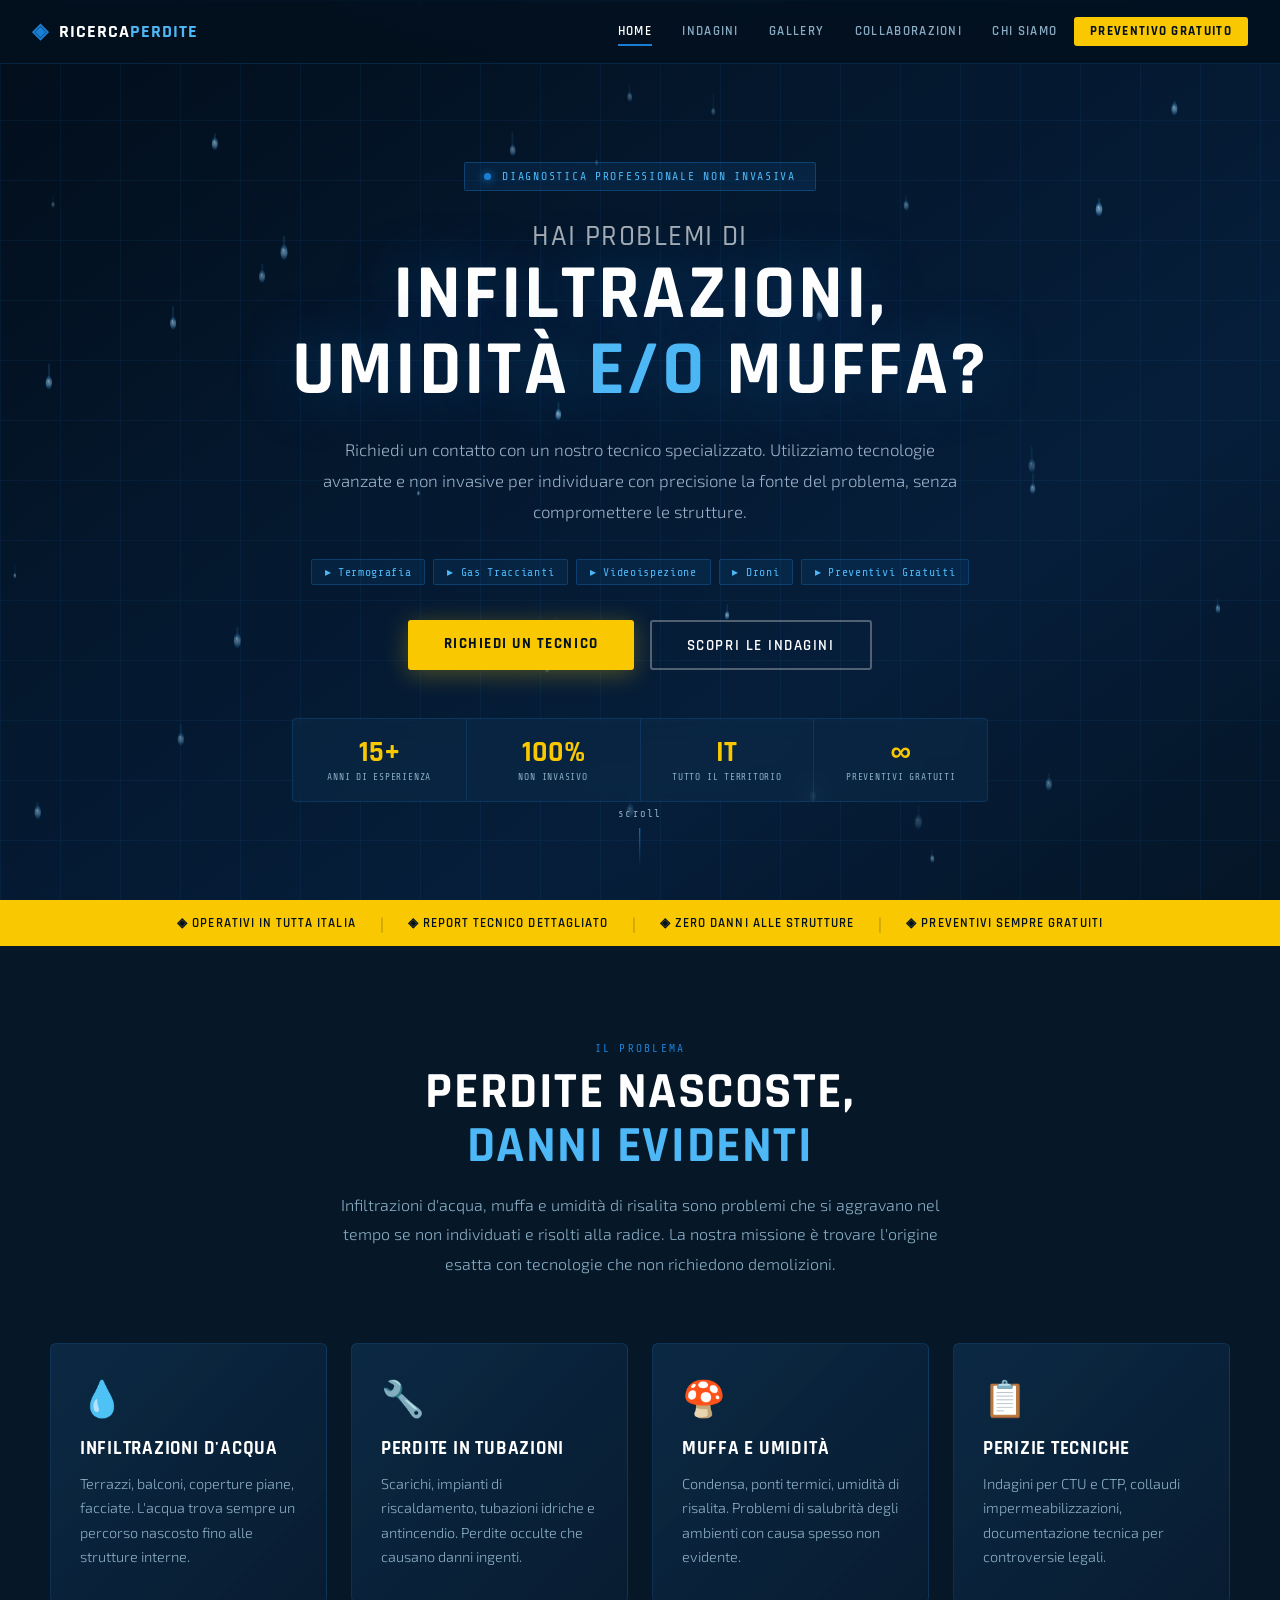
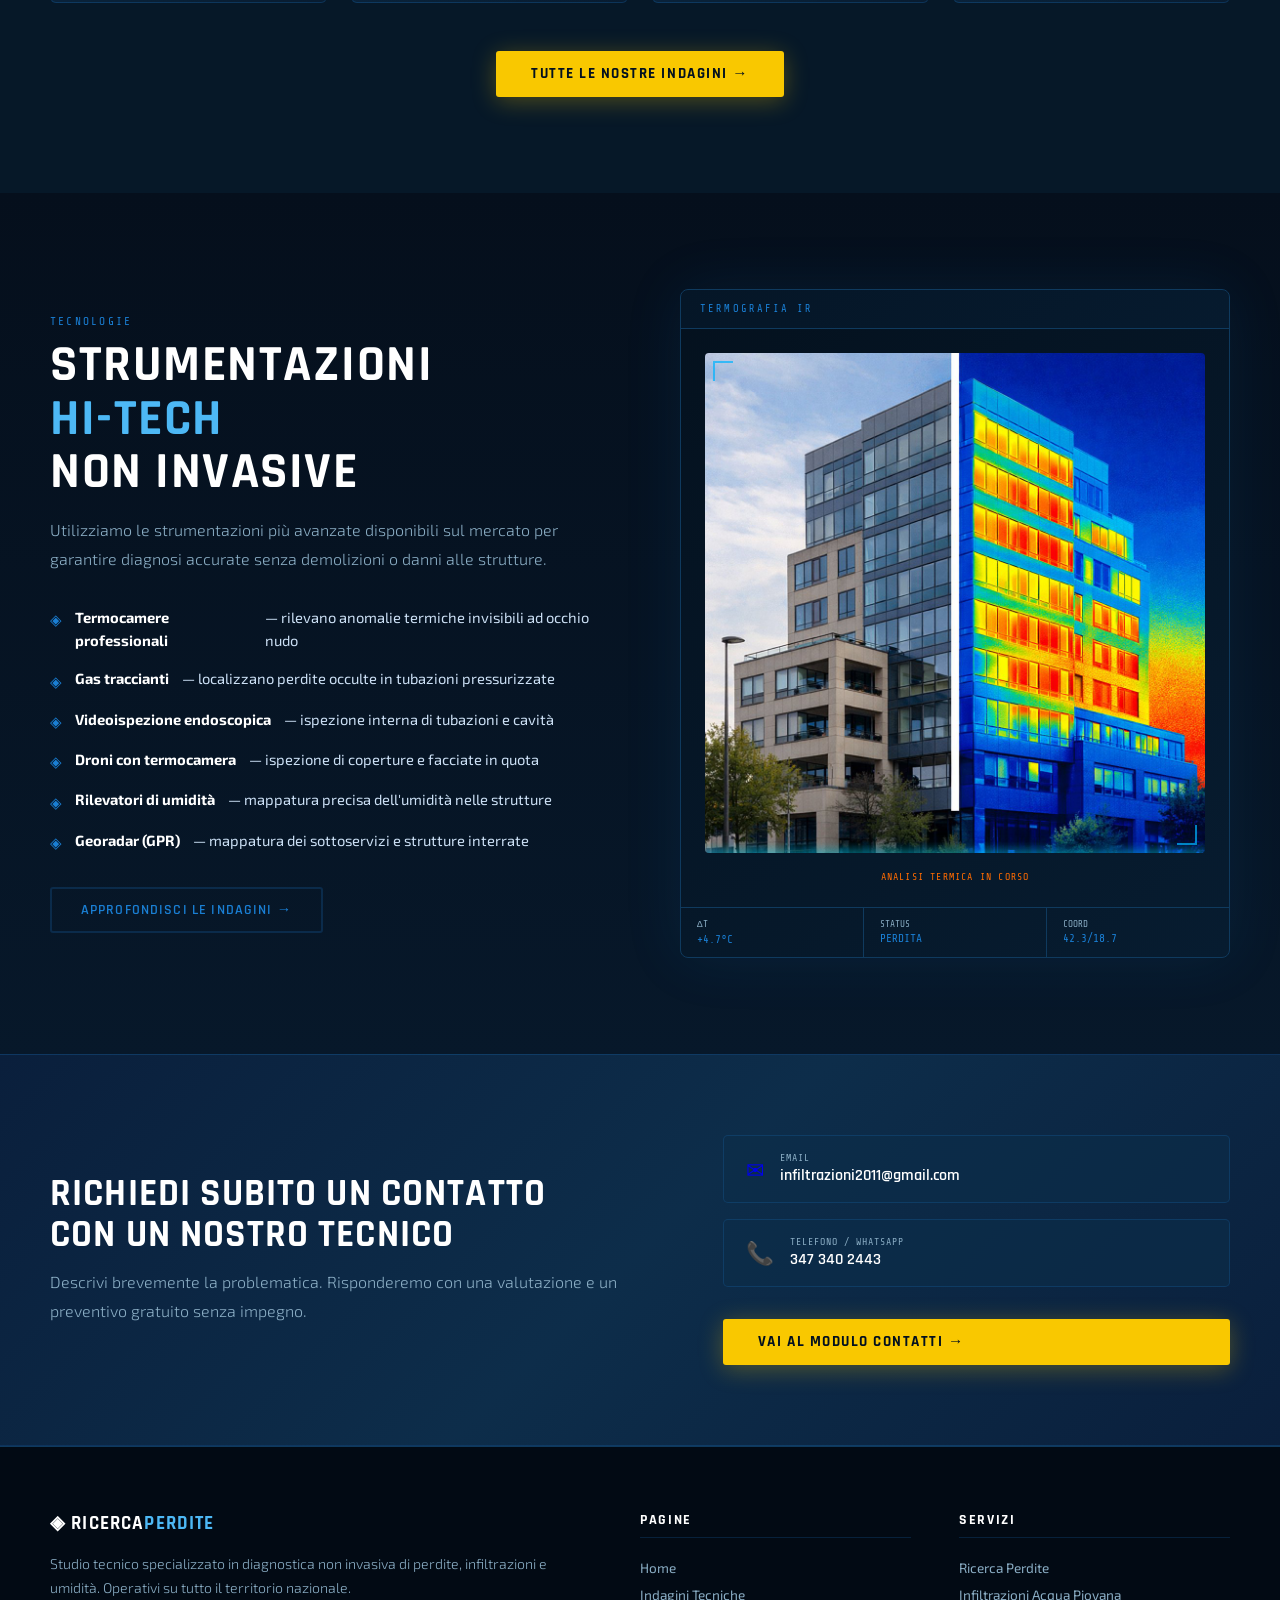
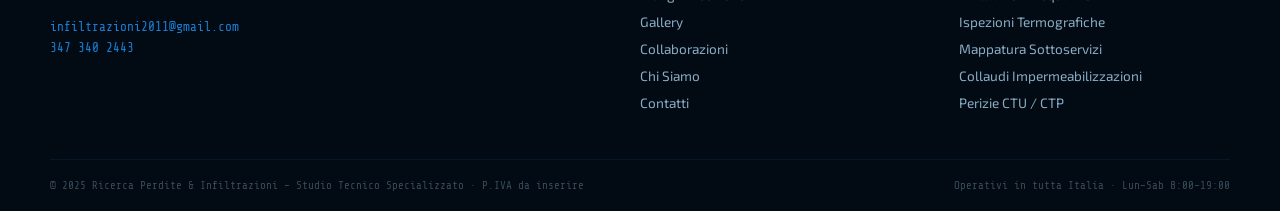
<file: index.html>
<!DOCTYPE html>
<html lang="it">
<head>
<meta charset="UTF-8"/>
<meta name="viewport" content="width=device-width, initial-scale=1.0"/>
<meta name="google-site-verification" content="r3lfD-xLl5mVCRbMKAUqODSUV7tXXp7N1dzrqmAwCZc"/>
<title>Ricerca Perdite & Infiltrazioni | Diagnostica Non Invasiva | Italia</title>
<meta name="description" content="Studio tecnico specializzato in ricerca perdite acqua, infiltrazioni, muffa e umidità. Tecnologie non invasive: termografia, gas traccianti, videoispezione, droni. Operativi su tutto il territorio nazionale. Preventivi gratuiti."/>
<meta name="keywords" content="ricerca perdite acqua, infiltrazioni, umidità, muffa, termografia, gas traccianti, videoispezione, mappatura sottoservizi, perizie, CTU, CTP"/>
<meta name="robots" content="index, follow"/>
<script async src="https://www.googletagmanager.com/gtag/js?id=G-BKCBFN4M7D"></script>
<script>window.dataLayer=window.dataLayer||[];function gtag(){dataLayer.push(arguments);}gtag('js',new Date());gtag('config','G-BKCBFN4M7D');</script>
<link rel="preconnect" href="https://fonts.googleapis.com"/>
<link rel="preconnect" href="https://fonts.gstatic.com" crossorigin/>
<link href="https://fonts.googleapis.com/css2?family=Rajdhani:wght@400;500;600;700&family=Exo+2:ital,wght@0,300;0,400;0,600;0,800;1,300&family=Share+Tech+Mono&display=swap" rel="stylesheet"/>
<link rel="stylesheet" href="style.css"/>
<style>
/* ── TERMOGRAFIA REALE con linea di scansione ── */
.thermo-real {
  position: relative;
  width: 100%;
  aspect-ratio: 1 / 1;
  overflow: hidden;
  border-radius: 4px;
}

.thermo-real img {
  width: 100%;
  height: 100%;
  object-fit: cover;
  display: block;
}

/* Linea di scansione diagnostica */
.thermo-scan-line {
  position: absolute;
  left: 0;
  right: 0;
  height: 3px;
  background: linear-gradient(90deg,
    transparent 0%,
    rgba(0,220,255,0.3) 20%,
    rgba(0,220,255,0.95) 50%,
    rgba(0,220,255,0.3) 80%,
    transparent 100%
  );
  box-shadow:
    0 0 8px rgba(0,220,255,0.8),
    0 0 20px rgba(0,220,255,0.4);
  animation: thermoScan 3s ease-in-out infinite;
  z-index: 10;
}

/* Alone luminoso sopra la linea */
.thermo-scan-line::before {
  content: '';
  position: absolute;
  left: 0; right: 0;
  top: -12px;
  height: 12px;
  background: linear-gradient(to top,
    rgba(0,220,255,0.15),
    transparent
  );
}

/* Alone luminoso sotto la linea */
.thermo-scan-line::after {
  content: '';
  position: absolute;
  left: 0; right: 0;
  top: 3px;
  height: 12px;
  background: linear-gradient(to bottom,
    rgba(0,220,255,0.15),
    transparent
  );
}

@keyframes thermoScan {
  0%   { top: 100%; }
  45%  { top: 0%; }
  50%  { top: 0%; }
  95%  { top: 100%; }
  100% { top: 100%; }
}

/* Overlay scuro semitrasparente che copre la parte sopra la linea */
.thermo-reveal-mask {
  position: absolute;
  left: 0; right: 0; top: 0;
  background: rgba(5,20,40,0.55);
  animation: thermoMask 3s ease-in-out infinite;
  z-index: 9;
  pointer-events: none;
}

@keyframes thermoMask {
  0%   { height: 100%; }
  45%  { height: 0%; }
  50%  { height: 0%; }
  95%  { height: 100%; }
  100% { height: 100%; }
}

/* Angoli decorativi */
.thermo-corners {
  position: absolute;
  inset: 0;
  z-index: 11;
  pointer-events: none;
}
.thermo-corners::before,
.thermo-corners::after {
  content: '';
  position: absolute;
  width: 20px; height: 20px;
  border-color: rgba(0,180,255,0.7);
  border-style: solid;
}
.thermo-corners::before {
  top: 8px; left: 8px;
  border-width: 2px 0 0 2px;
}
.thermo-corners::after {
  bottom: 8px; right: 8px;
  border-width: 0 2px 2px 0;
}
</style>
</head>
<body>

<!-- NAV -->
<nav id="navbar">
  <div class="nav-inner">
    <a href="index.html" class="nav-brand">
      <span class="brand-icon">◈</span>
      <span>RICERCA<strong>PERDITE</strong></span>
    </a>
    <ul class="nav-links" id="navLinks">
      <li><a href="index.html" class="active">Home</a></li>
      <li><a href="indagini.html">Indagini</a></li>
      <li><a href="gallery.html">Gallery</a></li>
      <li><a href="collaborazioni.html">Collaborazioni</a></li>
      <li><a href="chi-siamo.html">Chi Siamo</a></li>
      <li><a href="contatti.html" class="nav-cta">Preventivo Gratuito</a></li>
    </ul>
    <button class="hamburger" id="hamburger" onclick="toggleMenu()" aria-label="Menu">
      <span></span><span></span><span></span>
    </button>
  </div>
</nav>

<!-- HERO -->
<section id="hero">
  <canvas id="dropsCanvas"></canvas>
  <div class="hero-grid"></div>
  <div class="hero-scan"></div>
  <div class="hero-inner">
    <div class="hero-badge">
      <span class="badge-dot"></span>
      DIAGNOSTICA PROFESSIONALE NON INVASIVA
    </div>
    <h1>
      <span class="h1-question">Hai problemi di</span>
      <span class="h1-main">Infiltrazioni,<br>Umidità<span class="amp"> e/o</span> Muffa?</span>
    </h1>
    <p class="hero-sub">Richiedi un contatto con un nostro tecnico specializzato. Utilizziamo tecnologie avanzate e non invasive per individuare con precisione la fonte del problema, senza compromettere le strutture.</p>
    <div class="hero-pills">
      <span class="pill">▸ Termografia</span>
      <span class="pill">▸ Gas Traccianti</span>
      <span class="pill">▸ Videoispezione</span>
      <span class="pill">▸ Droni</span>
      <span class="pill">▸ Preventivi Gratuiti</span>
    </div>
    <div class="hero-cta">
      <a href="contatti.html" class="btn-primary">Richiedi un Tecnico</a>
      <a href="indagini.html" class="btn-outline">Scopri le Indagini</a>
    </div>
    <div class="hero-stats">
      <div class="stat">
        <span class="stat-n">15+</span>
        <span class="stat-l">Anni di esperienza</span>
      </div>
      <div class="stat">
        <span class="stat-n">100%</span>
        <span class="stat-l">Non invasivo</span>
      </div>
      <div class="stat">
        <span class="stat-n">IT</span>
        <span class="stat-l">Tutto il territorio</span>
      </div>
      <div class="stat">
        <span class="stat-n">∞</span>
        <span class="stat-l">Preventivi gratuiti</span>
      </div>
    </div>
  </div>
  <div class="hero-scroll">
    <span>scroll</span>
    <div class="scroll-line"></div>
  </div>
</section>

<!-- STRIP -->
<div class="strip">
  <span class="strip-item">◈ Operativi in tutta Italia</span>
  <span class="strip-sep">|</span>
  <span class="strip-item">◈ Report tecnico dettagliato</span>
  <span class="strip-sep">|</span>
  <span class="strip-item">◈ Zero danni alle strutture</span>
  <span class="strip-sep">|</span>
  <span class="strip-item">◈ Preventivi sempre gratuiti</span>
</div>

<!-- PROBLEMA -->
<section class="section-dark" id="problema">
  <div class="container">
    <div class="section-header rv">
      <div class="section-label">Il Problema</div>
      <h2>Perdite nascoste,<br><span class="accent">danni evidenti</span></h2>
      <p class="section-intro">Infiltrazioni d'acqua, muffa e umidità di risalita sono problemi che si aggravano nel tempo se non individuati e risolti alla radice. La nostra missione è trovare l'origine esatta con tecnologie che non richiedono demolizioni.</p>
    </div>
    <div class="problems-grid">
      <div class="problem-card rv">
        <div class="pcard-icon">💧</div>
        <h3>Infiltrazioni d'acqua</h3>
        <p>Terrazzi, balconi, coperture piane, facciate. L'acqua trova sempre un percorso nascosto fino alle strutture interne.</p>
      </div>
      <div class="problem-card rv">
        <div class="pcard-icon">🔧</div>
        <h3>Perdite in tubazioni</h3>
        <p>Scarichi, impianti di riscaldamento, tubazioni idriche e antincendio. Perdite occulte che causano danni ingenti.</p>
      </div>
      <div class="problem-card rv">
        <div class="pcard-icon">🍄</div>
        <h3>Muffa e umidità</h3>
        <p>Condensa, ponti termici, umidità di risalita. Problemi di salubrità degli ambienti con causa spesso non evidente.</p>
      </div>
      <div class="problem-card rv">
        <div class="pcard-icon">📋</div>
        <h3>Perizie tecniche</h3>
        <p>Indagini per CTU e CTP, collaudi impermeabilizzazioni, documentazione tecnica per controversie legali.</p>
      </div>
    </div>
    <div class="cta-center rv">
      <a href="indagini.html" class="btn-primary">Tutte le nostre indagini →</a>
    </div>
  </div>
</section>

<!-- TECNOLOGIE -->
<section class="section-light" id="tecnologie">
  <div class="container">
    <div class="tech-layout">
      <div class="tech-text rv">
        <div class="section-label">Tecnologie</div>
        <h2>Strumentazioni<br><span class="accent">Hi-Tech</span><br>Non Invasive</h2>
        <p>Utilizziamo le strumentazioni più avanzate disponibili sul mercato per garantire diagnosi accurate senza demolizioni o danni alle strutture.</p>
        <ul class="tech-list">
          <li><span class="tl-icon">◈</span> <strong>Termocamere professionali</strong> — rilevano anomalie termiche invisibili ad occhio nudo</li>
          <li><span class="tl-icon">◈</span> <strong>Gas traccianti</strong> — localizzano perdite occulte in tubazioni pressurizzate</li>
          <li><span class="tl-icon">◈</span> <strong>Videoispezione endoscopica</strong> — ispezione interna di tubazioni e cavità</li>
          <li><span class="tl-icon">◈</span> <strong>Droni con termocamera</strong> — ispezione di coperture e facciate in quota</li>
          <li><span class="tl-icon">◈</span> <strong>Rilevatori di umidità</strong> — mappatura precisa dell'umidità nelle strutture</li>
          <li><span class="tl-icon">◈</span> <strong>Georadar (GPR)</strong> — mappatura dei sottoservizi e strutture interrate</li>
        </ul>
        <a href="indagini.html" class="btn-outline-dark">Approfondisci le indagini →</a>
      </div>

      <!-- VISUAL TERMOGRAFIA con immagine reale -->
      <div class="tech-visual rv">
        <div class="tech-card-big">
          <div class="tcb-label">TERMOGRAFIA IR</div>
          <div class="tcb-screen">
            <div class="thermo-real">
              <img src="Trasformazione_termica_di_un_edificio.png" alt="Termografia edificio — analisi termica non invasiva"/>
              <div class="thermo-reveal-mask"></div>
              <div class="thermo-scan-line"></div>
              <div class="thermo-corners"></div>
            </div>
            <div class="tcb-legend">
              <span class="leg-hot">ANALISI TERMICA IN CORSO</span>
            </div>
          </div>
          <div class="tcb-data">
            <div class="tcb-d"><span>ΔT</span> +4.7°C</div>
            <div class="tcb-d"><span>STATUS</span> PERDITA</div>
            <div class="tcb-d"><span>COORD</span> 42.3/18.7</div>
          </div>
        </div>
      </div>

    </div>
  </div>
</section>

<!-- CONTATTO RAPIDO -->
<section class="section-cta">
  <div class="container">
    <div class="cta-block rv">
      <div class="cta-text">
        <h2>Richiedi subito un contatto<br>con un nostro tecnico</h2>
        <p>Descrivi brevemente la problematica. Risponderemo con una valutazione e un preventivo gratuito senza impegno.</p>
      </div>
      <div class="cta-contacts">
        <a href="mailto:infiltrazioni2011@gmail.com" class="contact-item">
          <span class="ci-icon">✉</span>
          <div>
            <div class="ci-label">Email</div>
            <div class="ci-val">infiltrazioni2011@gmail.com</div>
          </div>
        </a>
        <a href="tel:+393473402443" class="contact-item">
          <span class="ci-icon">📞</span>
          <div>
            <div class="ci-label">Telefono / WhatsApp</div>
            <div class="ci-val">347 340 2443</div>
          </div>
        </a>
        <a href="contatti.html" class="btn-primary" style="margin-top:1rem">Vai al modulo contatti →</a>
      </div>
    </div>
  </div>
</section>

<!-- FOOTER -->
<footer>
  <div class="footer-inner">
    <div class="footer-brand">
      <div class="footer-logo">◈ RICERCA<strong>PERDITE</strong></div>
      <p>Studio tecnico specializzato in diagnostica non invasiva di perdite, infiltrazioni e umidità. Operativi su tutto il territorio nazionale.</p>
      <div class="footer-contacts">
        <a href="mailto:infiltrazioni2011@gmail.com">infiltrazioni2011@gmail.com</a>
        <a href="tel:+393473402443">347 340 2443</a>
      </div>
    </div>
    <div class="footer-col">
      <h5>Pagine</h5>
      <ul>
        <li><a href="index.html">Home</a></li>
        <li><a href="indagini.html">Indagini Tecniche</a></li>
        <li><a href="gallery.html">Gallery</a></li>
        <li><a href="collaborazioni.html">Collaborazioni</a></li>
        <li><a href="chi-siamo.html">Chi Siamo</a></li>
        <li><a href="contatti.html">Contatti</a></li>
      </ul>
    </div>
    <div class="footer-col">
      <h5>Servizi</h5>
      <ul>
        <li><a href="indagini.html">Ricerca Perdite</a></li>
        <li><a href="indagini.html">Infiltrazioni Acqua Piovana</a></li>
        <li><a href="indagini.html">Ispezioni Termografiche</a></li>
        <li><a href="indagini.html">Mappatura Sottoservizi</a></li>
        <li><a href="indagini.html">Collaudi Impermeabilizzazioni</a></li>
        <li><a href="indagini.html">Perizie CTU / CTP</a></li>
      </ul>
    </div>
  </div>
  <div class="footer-bottom">
    <span>© 2025 Ricerca Perdite &amp; Infiltrazioni – Studio Tecnico Specializzato · P.IVA da inserire</span>
    <span>Operativi in tutta Italia · Lun–Sab 8:00–19:00</span>
  </div>
</footer>

<script src="main.js"></script>
</body>
</html>
</file>
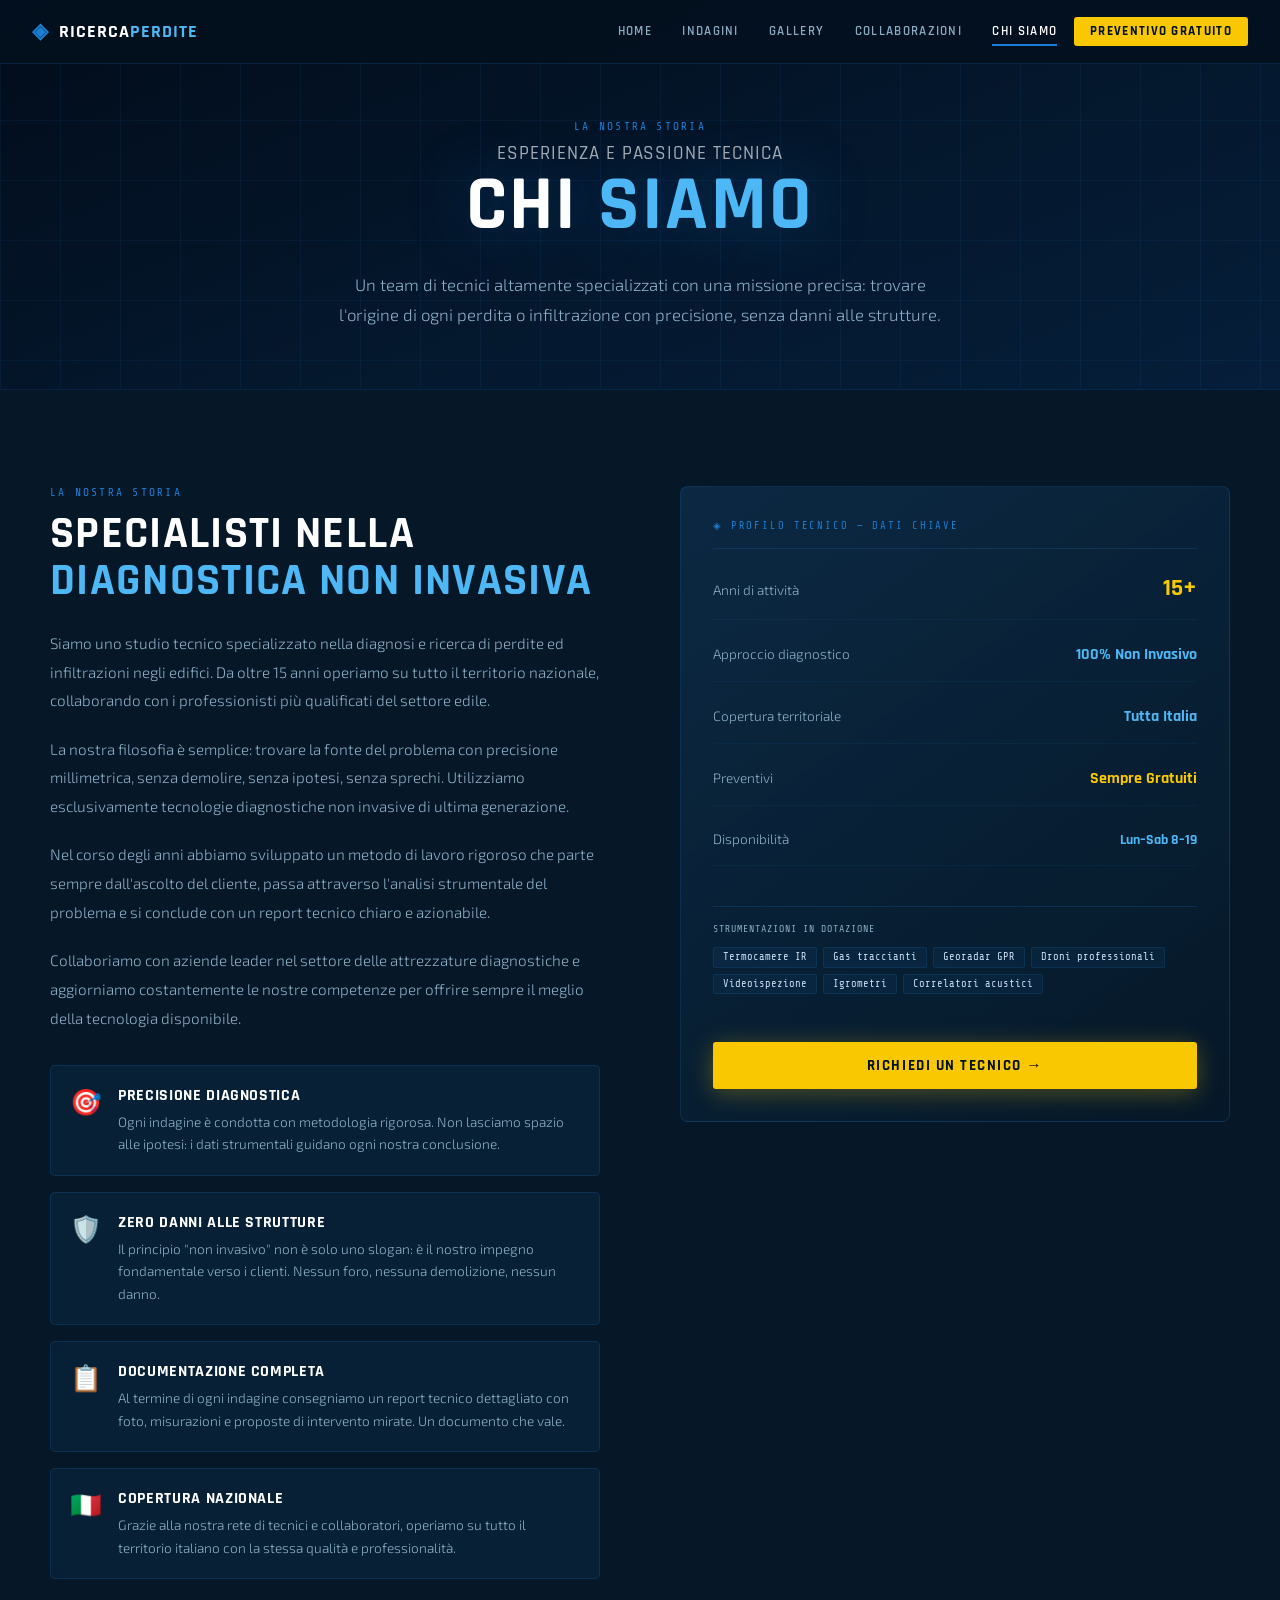
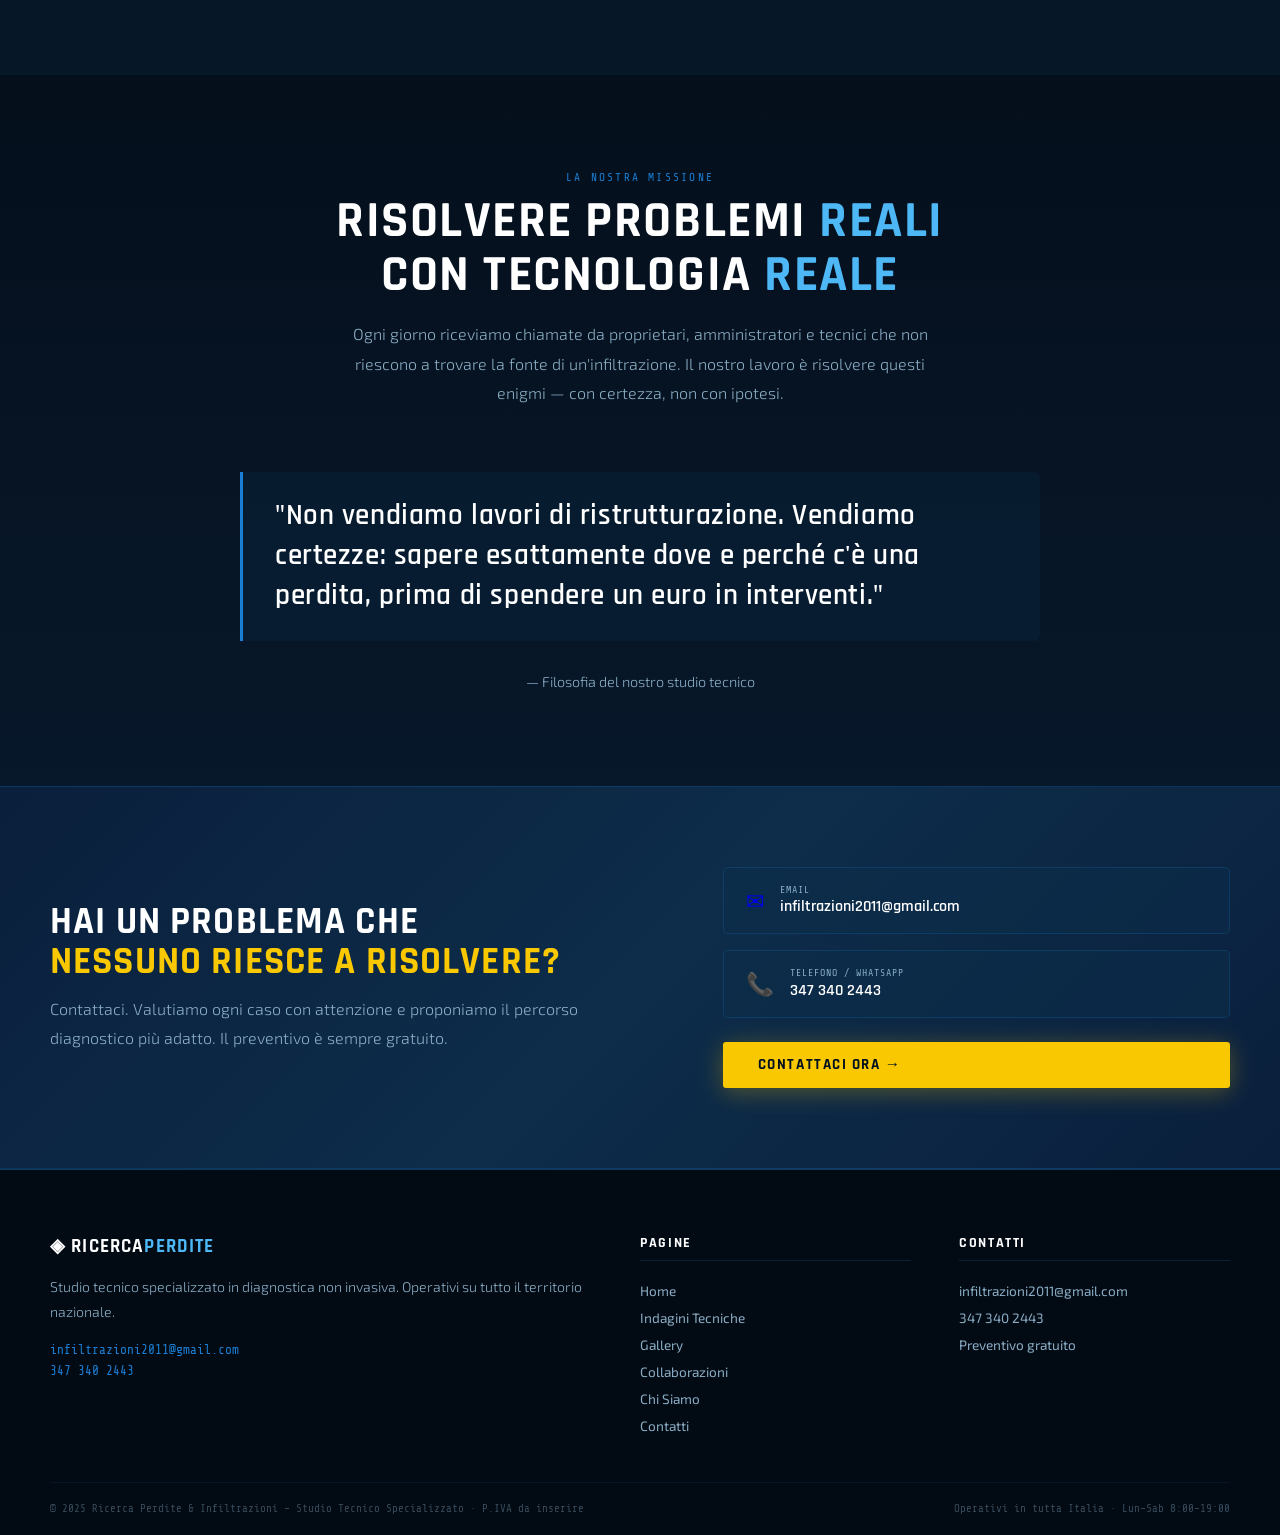
<file: chi-siamo.html>
<!DOCTYPE html>
<html lang="it">
<head>
<meta charset="UTF-8"/>
<meta name="viewport" content="width=device-width, initial-scale=1.0"/>
<meta name="google-site-verification" content="r3lfD-xLl5mVCRbMKAUqODSUV7tXXp7N1dzrqmAwCZc"/>
<title>Chi Siamo | Ricerca Perdite & Infiltrazioni</title>
<meta name="description" content="Team di tecnici specializzati con oltre 15 anni di esperienza nella diagnostica non invasiva di perdite, infiltrazioni e umidità. Scopri chi siamo e i nostri valori."/>
<meta name="robots" content="index, follow"/>
<script async src="https://www.googletagmanager.com/gtag/js?id=G-BKCBFN4M7D"></script>
<script>window.dataLayer=window.dataLayer||[];function gtag(){dataLayer.push(arguments);}gtag('js',new Date());gtag('config','G-BKCBFN4M7D');</script>
<link rel="preconnect" href="https://fonts.googleapis.com"/>
<link rel="preconnect" href="https://fonts.gstatic.com" crossorigin/>
<link href="https://fonts.googleapis.com/css2?family=Rajdhani:wght@400;500;600;700&family=Exo+2:ital,wght@0,300;0,400;0,600;0,800;1,300&family=Share+Tech+Mono&display=swap" rel="stylesheet"/>
<link rel="stylesheet" href="style.css"/>
</head>
<body>

<nav id="navbar">
  <div class="nav-inner">
    <a href="index.html" class="nav-brand">
      <span class="brand-icon">◈</span>
      <span>RICERCA<strong>PERDITE</strong></span>
    </a>
    <ul class="nav-links" id="navLinks">
      <li><a href="index.html">Home</a></li>
      <li><a href="indagini.html">Indagini</a></li>
      <li><a href="gallery.html">Gallery</a></li>
      <li><a href="collaborazioni.html">Collaborazioni</a></li>
      <li><a href="chi-siamo.html" class="active">Chi Siamo</a></li>
      <li><a href="contatti.html" class="nav-cta">Preventivo Gratuito</a></li>
    </ul>
    <button class="hamburger" id="hamburger" onclick="toggleMenu()" aria-label="Menu">
      <span></span><span></span><span></span>
    </button>
  </div>
</nav>

<div class="page-hero">
  <div class="section-label">La nostra storia</div>
  <h1>
    <span class="h1-question">Esperienza e passione tecnica</span>
    <span class="h1-main">Chi <span class="accent">Siamo</span></span>
  </h1>
  <p class="page-hero-sub">Un team di tecnici altamente specializzati con una missione precisa: trovare l'origine di ogni perdita o infiltrazione con precisione, senza danni alle strutture.</p>
</div>

<section class="section-dark">
  <div class="container">
    <div class="chi-siamo-layout">
      <div class="cs-text rv">
        <div class="section-label">La nostra storia</div>
        <h2>Specialisti nella <span class="accent">diagnostica non invasiva</span></h2>
        <p>Siamo uno studio tecnico specializzato nella diagnosi e ricerca di perdite ed infiltrazioni negli edifici. Da oltre 15 anni operiamo su tutto il territorio nazionale, collaborando con i professionisti più qualificati del settore edile.</p>
        <p>La nostra filosofia è semplice: trovare la fonte del problema con precisione millimetrica, senza demolire, senza ipotesi, senza sprechi. Utilizziamo esclusivamente tecnologie diagnostiche non invasive di ultima generazione.</p>
        <p>Nel corso degli anni abbiamo sviluppato un metodo di lavoro rigoroso che parte sempre dall'ascolto del cliente, passa attraverso l'analisi strumentale del problema e si conclude con un report tecnico chiaro e azionabile.</p>
        <p>Collaboriamo con aziende leader nel settore delle attrezzature diagnostiche e aggiorniamo costantemente le nostre competenze per offrire sempre il meglio della tecnologia disponibile.</p>

        <div class="cs-values">
          <div class="cs-val">
            <div class="csv-icon">🎯</div>
            <div>
              <div class="csv-title">Precisione diagnostica</div>
              <div class="csv-text">Ogni indagine è condotta con metodologia rigorosa. Non lasciamo spazio alle ipotesi: i dati strumentali guidano ogni nostra conclusione.</div>
            </div>
          </div>
          <div class="cs-val">
            <div class="csv-icon">🛡️</div>
            <div>
              <div class="csv-title">Zero danni alle strutture</div>
              <div class="csv-text">Il principio "non invasivo" non è solo uno slogan: è il nostro impegno fondamentale verso i clienti. Nessun foro, nessuna demolizione, nessun danno.</div>
            </div>
          </div>
          <div class="cs-val">
            <div class="csv-icon">📋</div>
            <div>
              <div class="csv-title">Documentazione completa</div>
              <div class="csv-text">Al termine di ogni indagine consegniamo un report tecnico dettagliato con foto, misurazioni e proposte di intervento mirate. Un documento che vale.</div>
            </div>
          </div>
          <div class="cs-val">
            <div class="csv-icon">🇮🇹</div>
            <div>
              <div class="csv-title">Copertura nazionale</div>
              <div class="csv-text">Grazie alla nostra rete di tecnici e collaboratori, operiamo su tutto il territorio italiano con la stessa qualità e professionalità.</div>
            </div>
          </div>
        </div>
      </div>

      <div class="cs-stats-panel rv">
        <div class="csp-head">◈ PROFILO TECNICO — DATI CHIAVE</div>
        <div class="csp-stat">
          <span class="csp-label">Anni di attività</span>
          <span class="csp-value">15+</span>
        </div>
        <div class="csp-stat">
          <span class="csp-label">Approccio diagnostico</span>
          <span class="csp-value" style="font-size:1rem;color:var(--ice)">100% Non Invasivo</span>
        </div>
        <div class="csp-stat">
          <span class="csp-label">Copertura territoriale</span>
          <span class="csp-value" style="font-size:1rem;color:var(--ice)">Tutta Italia</span>
        </div>
        <div class="csp-stat">
          <span class="csp-label">Preventivi</span>
          <span class="csp-value" style="font-size:1rem;color:var(--yel)">Sempre Gratuiti</span>
        </div>
        <div class="csp-stat">
          <span class="csp-label">Disponibilità</span>
          <span class="csp-value" style="font-size:0.9rem;color:var(--ice)">Lun–Sab 8–19</span>
        </div>
        <div style="margin-top:1rem;padding-top:1rem;border-top:1px solid var(--border)">
          <div style="font-family:var(--ff-mono);font-size:0.62rem;color:var(--muted);letter-spacing:0.1em;margin-bottom:0.8rem">STRUMENTAZIONI IN DOTAZIONE</div>
          <div style="display:flex;flex-wrap:wrap;gap:0.4rem">
            <span class="ic-t">Termocamere IR</span>
            <span class="ic-t">Gas traccianti</span>
            <span class="ic-t">Georadar GPR</span>
            <span class="ic-t">Droni professionali</span>
            <span class="ic-t">Videoispezione</span>
            <span class="ic-t">Igrometri</span>
            <span class="ic-t">Correlatori acustici</span>
          </div>
        </div>
        <a href="contatti.html" class="btn-primary" style="margin-top:1.5rem;text-align:center;display:block">Richiedi un tecnico →</a>
      </div>
    </div>
  </div>
</section>

<!-- MISSIONE -->
<section class="section-light">
  <div class="container">
    <div class="section-header rv">
      <div class="section-label">La nostra missione</div>
      <h2>Risolvere problemi <span class="accent">reali</span><br>con tecnologia <span class="accent">reale</span></h2>
      <p class="section-intro">Ogni giorno riceviamo chiamate da proprietari, amministratori e tecnici che non riescono a trovare la fonte di un'infiltrazione. Il nostro lavoro è risolvere questi enigmi — con certezza, non con ipotesi.</p>
    </div>
    <div style="max-width:800px;margin:0 auto;text-align:center" class="rv">
      <blockquote style="
        font-family:var(--ff-head);font-weight:600;font-size:clamp(1.3rem,2.5vw,1.8rem);
        color:var(--wh);line-height:1.4;letter-spacing:0.02em;
        border-left:3px solid var(--sky);padding:1.5rem 2rem;
        background:rgba(13,45,74,0.3);border-radius:0 6px 6px 0;
        text-align:left;margin-bottom:2rem;
      ">
        "Non vendiamo lavori di ristrutturazione. Vendiamo certezze: sapere esattamente dove e perché c'è una perdita, prima di spendere un euro in interventi."
      </blockquote>
      <p style="color:var(--muted);font-size:0.9rem;font-weight:300">— Filosofia del nostro studio tecnico</p>
    </div>
  </div>
</section>

<section class="section-cta">
  <div class="container">
    <div class="cta-block rv">
      <div class="cta-text">
        <h2>Hai un problema che<br><span class="accent-yel">nessuno riesce a risolvere?</span></h2>
        <p>Contattaci. Valutiamo ogni caso con attenzione e proponiamo il percorso diagnostico più adatto. Il preventivo è sempre gratuito.</p>
      </div>
      <div class="cta-contacts">
        <a href="mailto:infiltrazioni2011@gmail.com" class="contact-item">
          <span class="ci-icon">✉</span>
          <div><div class="ci-label">Email</div><div class="ci-val">infiltrazioni2011@gmail.com</div></div>
        </a>
        <a href="tel:+393473402443" class="contact-item">
          <span class="ci-icon">📞</span>
          <div><div class="ci-label">Telefono / WhatsApp</div><div class="ci-val">347 340 2443</div></div>
        </a>
        <a href="contatti.html" class="btn-primary" style="margin-top:0.5rem">Contattaci ora →</a>
      </div>
    </div>
  </div>
</section>

<footer>
  <div class="footer-inner">
    <div class="footer-brand">
      <div class="footer-logo">◈ RICERCA<strong>PERDITE</strong></div>
      <p>Studio tecnico specializzato in diagnostica non invasiva. Operativi su tutto il territorio nazionale.</p>
      <div class="footer-contacts">
        <a href="mailto:infiltrazioni2011@gmail.com">infiltrazioni2011@gmail.com</a>
        <a href="tel:+393473402443">347 340 2443</a>
      </div>
    </div>
    <div class="footer-col">
      <h5>Pagine</h5>
      <ul>
        <li><a href="index.html">Home</a></li>
        <li><a href="indagini.html">Indagini Tecniche</a></li>
        <li><a href="gallery.html">Gallery</a></li>
        <li><a href="collaborazioni.html">Collaborazioni</a></li>
        <li><a href="chi-siamo.html">Chi Siamo</a></li>
        <li><a href="contatti.html">Contatti</a></li>
      </ul>
    </div>
    <div class="footer-col">
      <h5>Contatti</h5>
      <ul>
        <li><a href="mailto:infiltrazioni2011@gmail.com">infiltrazioni2011@gmail.com</a></li>
        <li><a href="tel:+393473402443">347 340 2443</a></li>
        <li><a href="contatti.html">Preventivo gratuito</a></li>
      </ul>
    </div>
  </div>
  <div class="footer-bottom">
    <span>© 2025 Ricerca Perdite &amp; Infiltrazioni – Studio Tecnico Specializzato · P.IVA da inserire</span>
    <span>Operativi in tutta Italia · Lun–Sab 8:00–19:00</span>
  </div>
</footer>
<script src="main.js"></script>
</body>
</html>
</file>
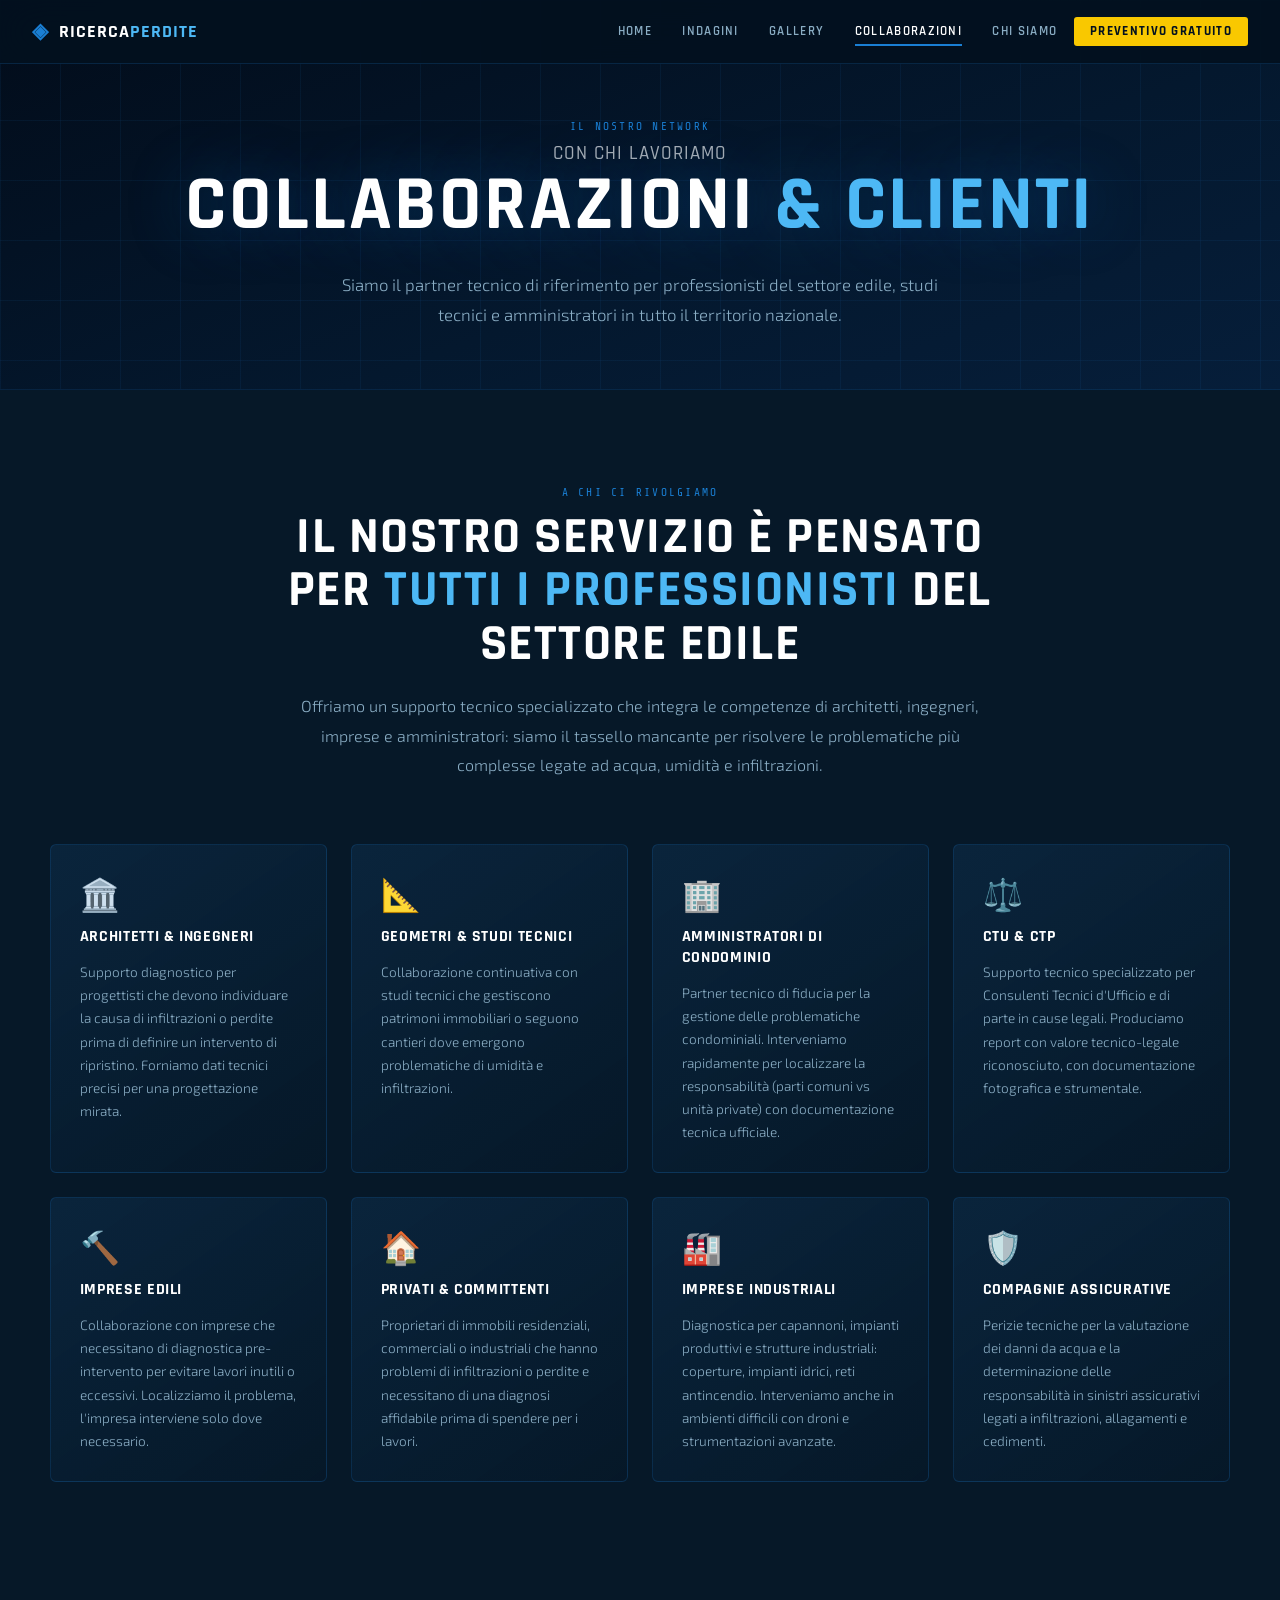
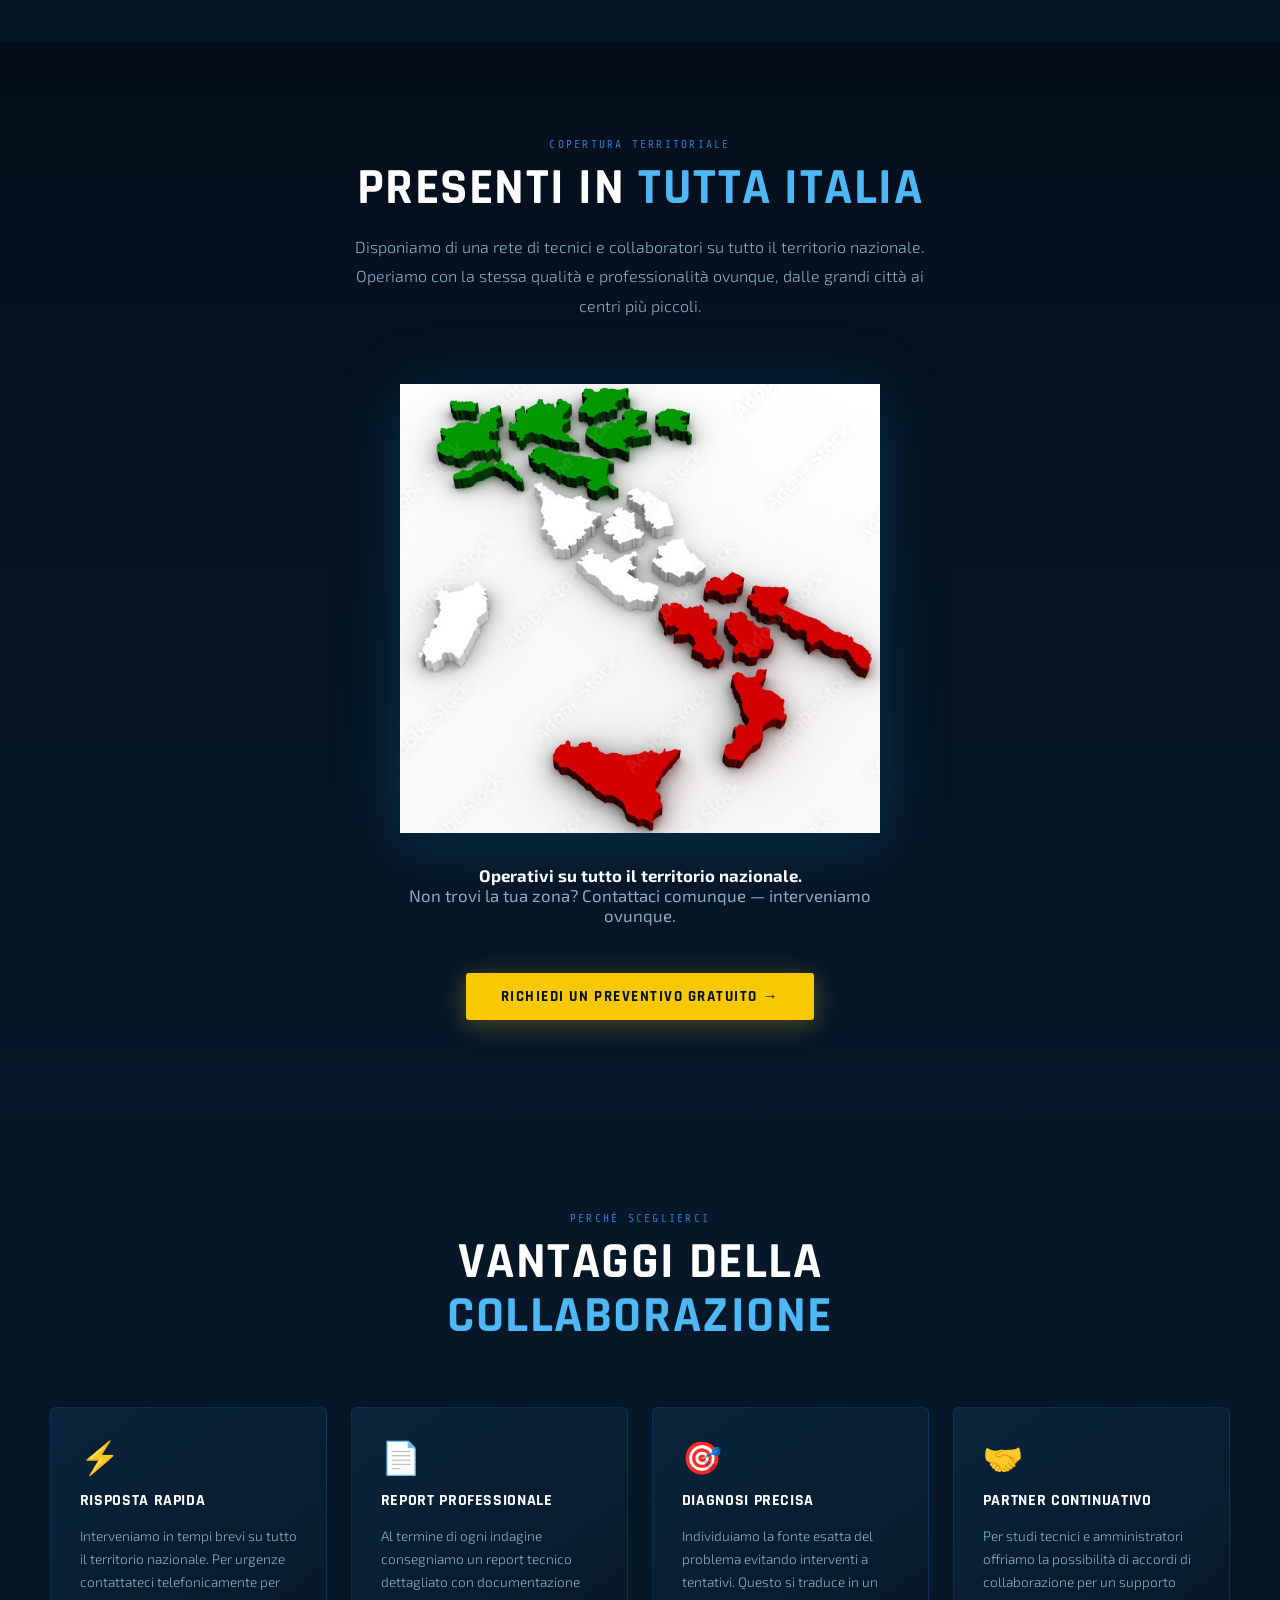
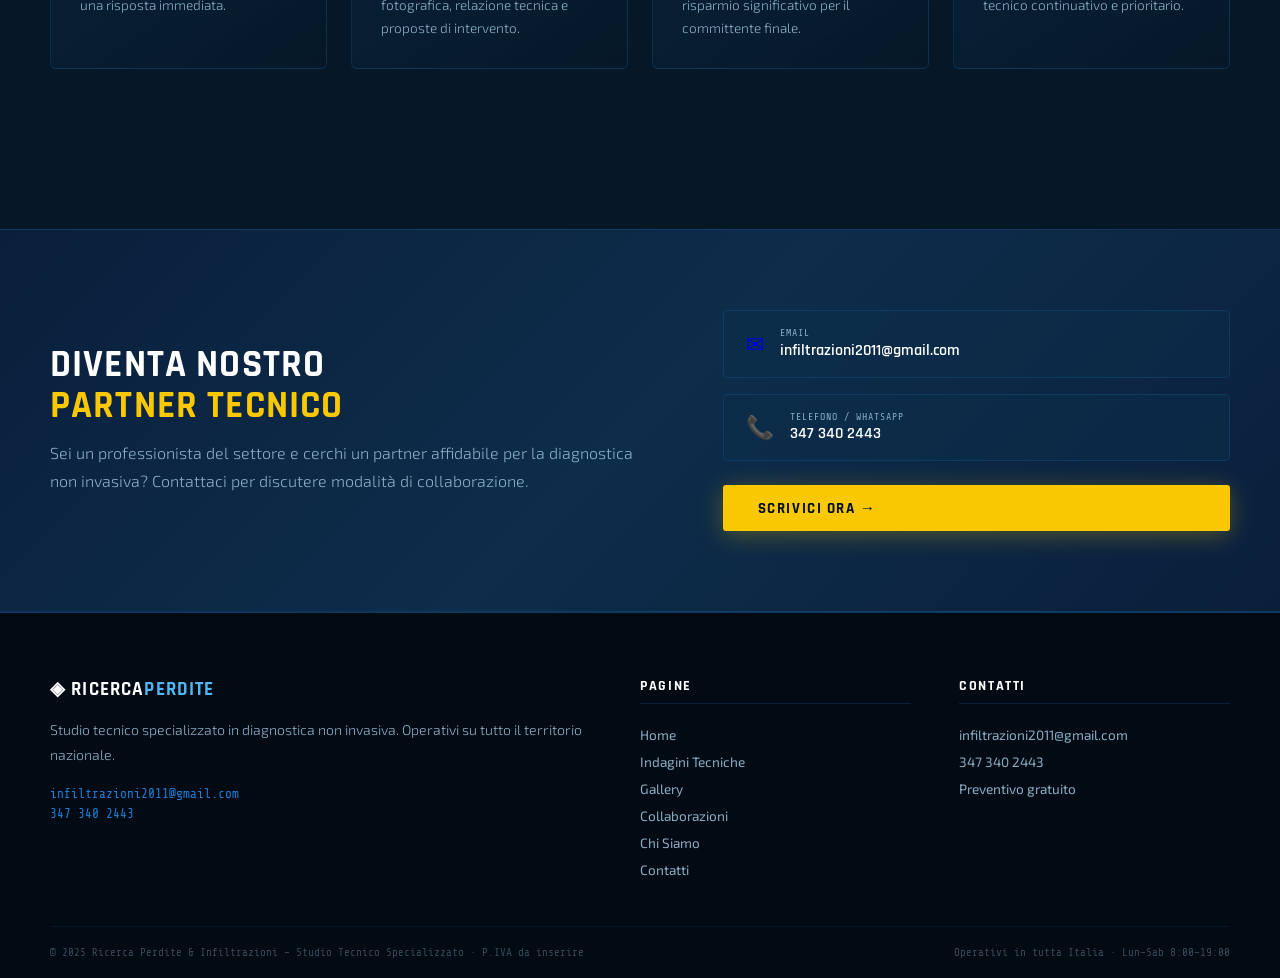
<file: collaborazioni.html>
<!DOCTYPE html>
<html lang="it">
<head>
<meta charset="UTF-8"/>
<meta name="viewport" content="width=device-width, initial-scale=1.0"/>
<meta name="google-site-verification" content="r3lfD-xLl5mVCRbMKAUqODSUV7tXXp7N1dzrqmAwCZc"/>
<title>Collaborazioni & Clienti | Ricerca Perdite & Infiltrazioni</title>
<meta name="description" content="Collaboriamo con architetti, ingegneri, geometri, amministratori di condominio, CTU, CTP e imprese edili in tutta Italia. Partner affidabile per la diagnostica non invasiva."/>
<meta name="robots" content="index, follow"/>
<script async src="https://www.googletagmanager.com/gtag/js?id=G-BKCBFN4M7D"></script>
<script>window.dataLayer=window.dataLayer||[];function gtag(){dataLayer.push(arguments);}gtag('js',new Date());gtag('config','G-BKCBFN4M7D');</script>
<link rel="preconnect" href="https://fonts.googleapis.com"/>
<link rel="preconnect" href="https://fonts.gstatic.com" crossorigin/>
<link href="https://fonts.googleapis.com/css2?family=Rajdhani:wght@400;500;600;700&family=Exo+2:ital,wght@0,300;0,400;0,600;0,800;1,300&family=Share+Tech+Mono&display=swap" rel="stylesheet"/>
<link rel="stylesheet" href="style.css"/>
<style>
/* ── SEZIONE ITALIA ── */
.italia-wrap {
  display: flex;
  flex-direction: column;
  align-items: center;
  gap: 2rem;
  margin-top: 3rem;
}

.italia-img-box {
  position: relative;
  max-width: 480px;
  width: 100%;
}

.italia-img-box img {
  width: 100%;
  height: auto;
  display: block;
  filter: drop-shadow(0 8px 32px rgba(0,180,255,0.18));
  transition: filter 0.3s;
}

.italia-img-box img:hover {
  filter: drop-shadow(0 12px 40px rgba(0,180,255,0.35));
}

.italia-caption {
  text-align: center;
  font-family: 'Exo 2', sans-serif;
  font-size: 1.05rem;
  color: var(--muted, #8aafc7);
  font-weight: 400;
  max-width: 480px;
}

.italia-caption strong {
  color: var(--wh, #e8f4fd);
}

.italia-badges {
  display: flex;
  flex-wrap: wrap;
  justify-content: center;
  gap: 0.6rem;
  max-width: 600px;
}

.italia-badge {
  background: rgba(0,180,255,0.08);
  border: 1px solid rgba(0,180,255,0.25);
  border-radius: 20px;
  padding: 0.4rem 1rem;
  font-family: 'Exo 2', sans-serif;
  font-size: 0.85rem;
  color: #00b4ff;
  font-weight: 500;
  letter-spacing: 0.05em;
}
</style>
</head>
<body>

<nav id="navbar">
  <div class="nav-inner">
    <a href="index.html" class="nav-brand">
      <span class="brand-icon">◈</span>
      <span>RICERCA<strong>PERDITE</strong></span>
    </a>
    <ul class="nav-links" id="navLinks">
      <li><a href="index.html">Home</a></li>
      <li><a href="indagini.html">Indagini</a></li>
      <li><a href="gallery.html">Gallery</a></li>
      <li><a href="collaborazioni.html" class="active">Collaborazioni</a></li>
      <li><a href="chi-siamo.html">Chi Siamo</a></li>
      <li><a href="contatti.html" class="nav-cta">Preventivo Gratuito</a></li>
    </ul>
    <button class="hamburger" id="hamburger" onclick="toggleMenu()" aria-label="Menu">
      <span></span><span></span><span></span>
    </button>
  </div>
</nav>

<div class="page-hero">
  <div class="section-label">Il nostro network</div>
  <h1>
    <span class="h1-question">Con chi lavoriamo</span>
    <span class="h1-main">Collaborazioni <span class="accent">& Clienti</span></span>
  </h1>
  <p class="page-hero-sub">Siamo il partner tecnico di riferimento per professionisti del settore edile, studi tecnici e amministratori in tutto il territorio nazionale.</p>
</div>

<!-- INTRO -->
<section class="section-dark">
  <div class="container">
    <div class="collab-intro rv">
      <div class="section-label">A chi ci rivolgiamo</div>
      <h2>Il nostro servizio è pensato per <span class="accent">tutti i professionisti</span> del settore edile</h2>
      <p style="margin-top:1.2rem">Offriamo un supporto tecnico specializzato che integra le competenze di architetti, ingegneri, imprese e amministratori: siamo il tassello mancante per risolvere le problematiche più complesse legate ad acqua, umidità e infiltrazioni.</p>
    </div>

    <div class="collab-grid">
      <div class="collab-card rv">
        <div class="collab-icon">🏛️</div>
        <div class="collab-title">Architetti & Ingegneri</div>
        <div class="collab-desc">Supporto diagnostico per progettisti che devono individuare la causa di infiltrazioni o perdite prima di definire un intervento di ripristino. Forniamo dati tecnici precisi per una progettazione mirata.</div>
      </div>
      <div class="collab-card rv">
        <div class="collab-icon">📐</div>
        <div class="collab-title">Geometri & Studi Tecnici</div>
        <div class="collab-desc">Collaborazione continuativa con studi tecnici che gestiscono patrimoni immobiliari o seguono cantieri dove emergono problematiche di umidità e infiltrazioni.</div>
      </div>
      <div class="collab-card rv">
        <div class="collab-icon">🏢</div>
        <div class="collab-title">Amministratori di Condominio</div>
        <div class="collab-desc">Partner tecnico di fiducia per la gestione delle problematiche condominiali. Interveniamo rapidamente per localizzare la responsabilità (parti comuni vs unità private) con documentazione tecnica ufficiale.</div>
      </div>
      <div class="collab-card rv">
        <div class="collab-icon">⚖️</div>
        <div class="collab-title">CTU & CTP</div>
        <div class="collab-desc">Supporto tecnico specializzato per Consulenti Tecnici d'Ufficio e di parte in cause legali. Produciamo report con valore tecnico-legale riconosciuto, con documentazione fotografica e strumentale.</div>
      </div>
      <div class="collab-card rv">
        <div class="collab-icon">🔨</div>
        <div class="collab-title">Imprese Edili</div>
        <div class="collab-desc">Collaborazione con imprese che necessitano di diagnostica pre-intervento per evitare lavori inutili o eccessivi. Localizziamo il problema, l'impresa interviene solo dove necessario.</div>
      </div>
      <div class="collab-card rv">
        <div class="collab-icon">🏠</div>
        <div class="collab-title">Privati & Committenti</div>
        <div class="collab-desc">Proprietari di immobili residenziali, commerciali o industriali che hanno problemi di infiltrazioni o perdite e necessitano di una diagnosi affidabile prima di spendere per i lavori.</div>
      </div>
      <div class="collab-card rv">
        <div class="collab-icon">🏭</div>
        <div class="collab-title">Imprese Industriali</div>
        <div class="collab-desc">Diagnostica per capannoni, impianti produttivi e strutture industriali: coperture, impianti idrici, reti antincendio. Interveniamo anche in ambienti difficili con droni e strumentazioni avanzate.</div>
      </div>
      <div class="collab-card rv">
        <div class="collab-icon">🛡️</div>
        <div class="collab-title">Compagnie Assicurative</div>
        <div class="collab-desc">Perizie tecniche per la valutazione dei danni da acqua e la determinazione delle responsabilità in sinistri assicurativi legati a infiltrazioni, allagamenti e cedimenti.</div>
      </div>
    </div>
  </div>
</section>

<!-- COPERTURA TERRITORIALE con immagine Italia -->
<section class="section-light">
  <div class="container">
    <div class="section-header rv">
      <div class="section-label">Copertura territoriale</div>
      <h2>Presenti in <span class="accent">tutta Italia</span></h2>
      <p class="section-intro">Disponiamo di una rete di tecnici e collaboratori su tutto il territorio nazionale. Operiamo con la stessa qualità e professionalità ovunque, dalle grandi città ai centri più piccoli.</p>
    </div>

    <div class="italia-wrap rv">
      <div class="italia-img-box">
        <img src="Italia.jpg" alt="Operativi in tutta Italia — Ricerca Perdite e Infiltrazioni"/>
      </div>
      <div class="italia-caption">
        <strong>Operativi su tutto il territorio nazionale.</strong><br>
        Non trovi la tua zona? Contattaci comunque — interveniamo ovunque.
      </div>
      <div style="text-align:center;margin-top:1rem">
        <a href="contatti.html" class="btn-primary">Richiedi un preventivo gratuito →</a>
      </div>
    </div>

  </div>
</section>

<!-- PERCHÈ NOI -->
<section class="section-dark">
  <div class="container">
    <div class="section-header rv">
      <div class="section-label">Perché sceglierci</div>
      <h2>Vantaggi della<br><span class="accent">collaborazione</span></h2>
    </div>
    <div class="collab-grid">
      <div class="collab-card rv">
        <div class="collab-icon">⚡</div>
        <div class="collab-title">Risposta rapida</div>
        <div class="collab-desc">Interveniamo in tempi brevi su tutto il territorio nazionale. Per urgenze contattateci telefonicamente per una risposta immediata.</div>
      </div>
      <div class="collab-card rv">
        <div class="collab-icon">📄</div>
        <div class="collab-title">Report professionale</div>
        <div class="collab-desc">Al termine di ogni indagine consegniamo un report tecnico dettagliato con documentazione fotografica, relazione tecnica e proposte di intervento.</div>
      </div>
      <div class="collab-card rv">
        <div class="collab-icon">🎯</div>
        <div class="collab-title">Diagnosi precisa</div>
        <div class="collab-desc">Individuiamo la fonte esatta del problema evitando interventi a tentativi. Questo si traduce in un risparmio significativo per il committente finale.</div>
      </div>
      <div class="collab-card rv">
        <div class="collab-icon">🤝</div>
        <div class="collab-title">Partner continuativo</div>
        <div class="collab-desc">Per studi tecnici e amministratori offriamo la possibilità di accordi di collaborazione per un supporto tecnico continuativo e prioritario.</div>
      </div>
    </div>
  </div>
</section>

<section class="section-cta">
  <div class="container">
    <div class="cta-block rv">
      <div class="cta-text">
        <h2>Diventa nostro<br><span class="accent-yel">partner tecnico</span></h2>
        <p>Sei un professionista del settore e cerchi un partner affidabile per la diagnostica non invasiva? Contattaci per discutere modalità di collaborazione.</p>
      </div>
      <div class="cta-contacts">
        <a href="mailto:infiltrazioni2011@gmail.com" class="contact-item">
          <span class="ci-icon">✉</span>
          <div><div class="ci-label">Email</div><div class="ci-val">infiltrazioni2011@gmail.com</div></div>
        </a>
        <a href="tel:+393473402443" class="contact-item">
          <span class="ci-icon">📞</span>
          <div><div class="ci-label">Telefono / WhatsApp</div><div class="ci-val">347 340 2443</div></div>
        </a>
        <a href="contatti.html" class="btn-primary" style="margin-top:0.5rem">Scrivici ora →</a>
      </div>
    </div>
  </div>
</section>

<footer>
  <div class="footer-inner">
    <div class="footer-brand">
      <div class="footer-logo">◈ RICERCA<strong>PERDITE</strong></div>
      <p>Studio tecnico specializzato in diagnostica non invasiva. Operativi su tutto il territorio nazionale.</p>
      <div class="footer-contacts">
        <a href="mailto:infiltrazioni2011@gmail.com">infiltrazioni2011@gmail.com</a>
        <a href="tel:+393473402443">347 340 2443</a>
      </div>
    </div>
    <div class="footer-col">
      <h5>Pagine</h5>
      <ul>
        <li><a href="index.html">Home</a></li>
        <li><a href="indagini.html">Indagini Tecniche</a></li>
        <li><a href="gallery.html">Gallery</a></li>
        <li><a href="collaborazioni.html">Collaborazioni</a></li>
        <li><a href="chi-siamo.html">Chi Siamo</a></li>
        <li><a href="contatti.html">Contatti</a></li>
      </ul>
    </div>
    <div class="footer-col">
      <h5>Contatti</h5>
      <ul>
        <li><a href="mailto:infiltrazioni2011@gmail.com">infiltrazioni2011@gmail.com</a></li>
        <li><a href="tel:+393473402443">347 340 2443</a></li>
        <li><a href="contatti.html">Preventivo gratuito</a></li>
      </ul>
    </div>
  </div>
  <div class="footer-bottom">
    <span>© 2025 Ricerca Perdite &amp; Infiltrazioni – Studio Tecnico Specializzato · P.IVA da inserire</span>
    <span>Operativi in tutta Italia · Lun–Sab 8:00–19:00</span>
  </div>
</footer>
<script src="main.js"></script>
</body>
</html>
</file>
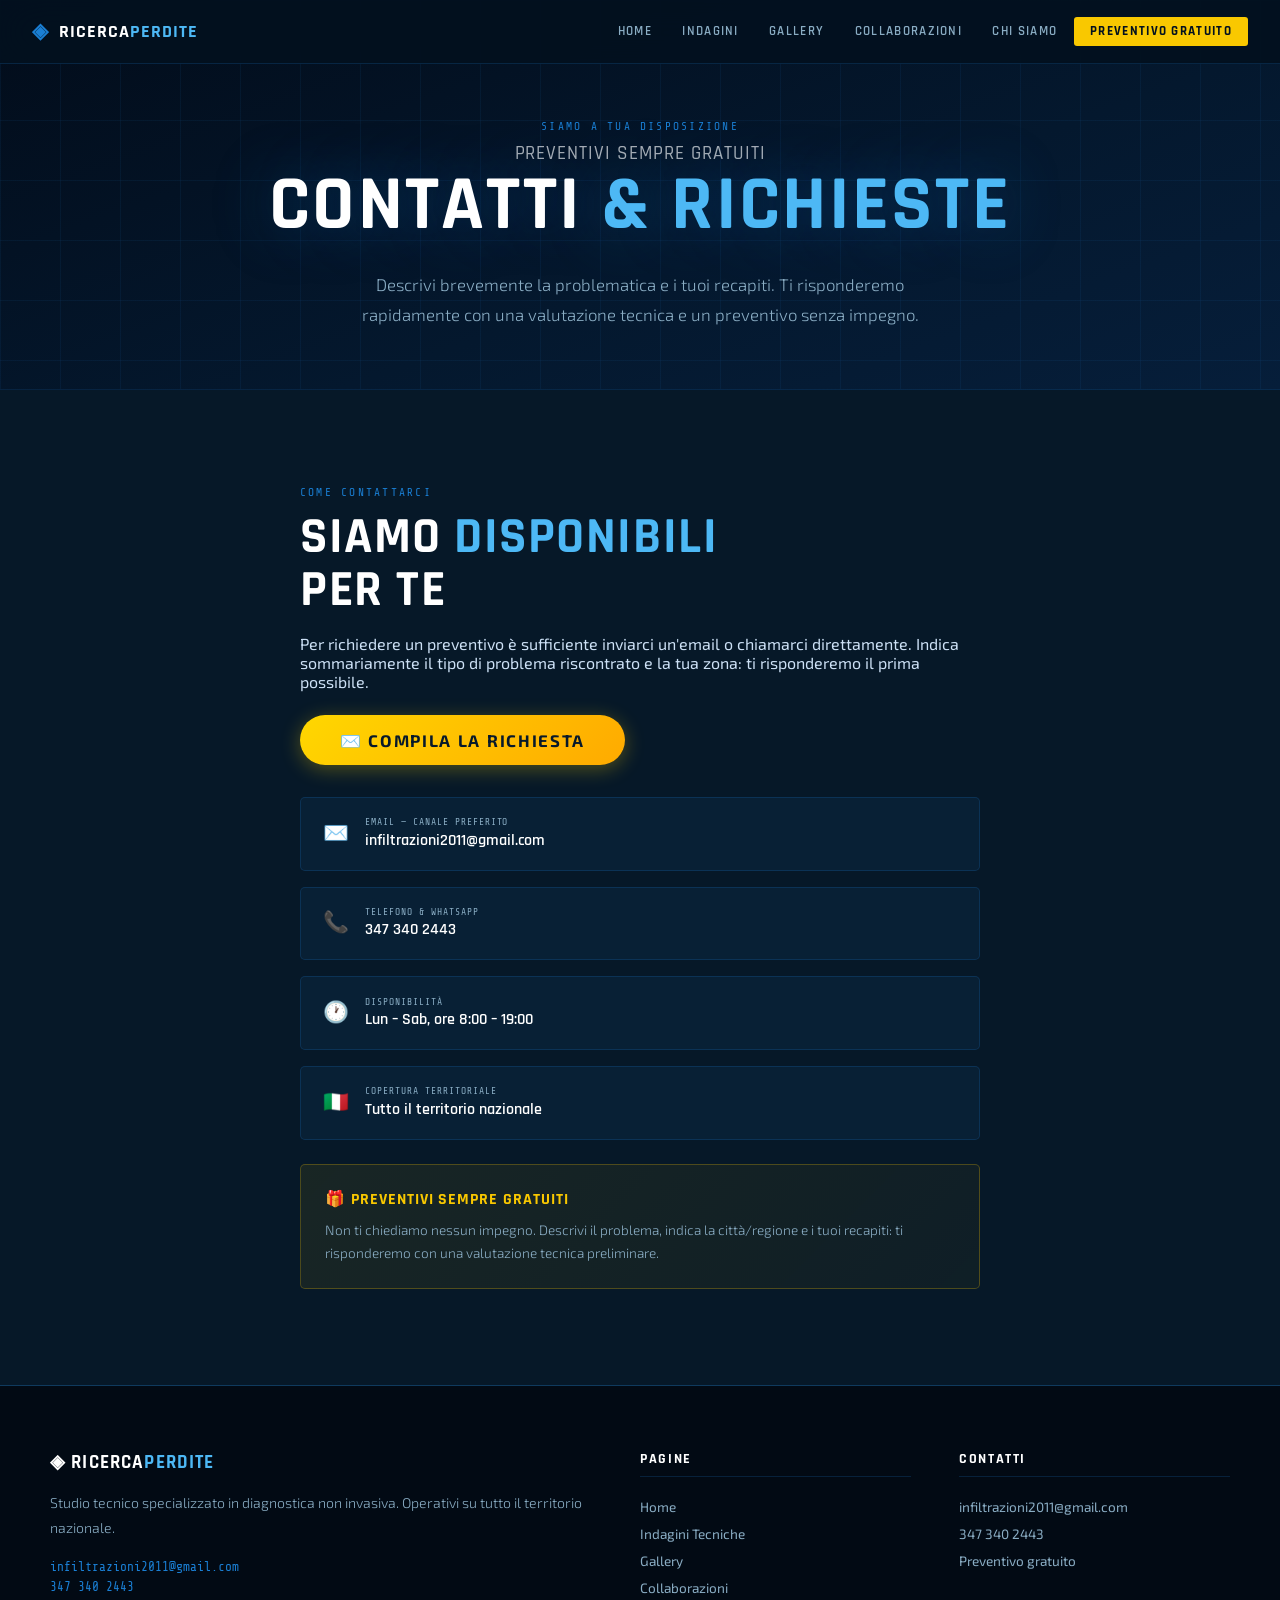
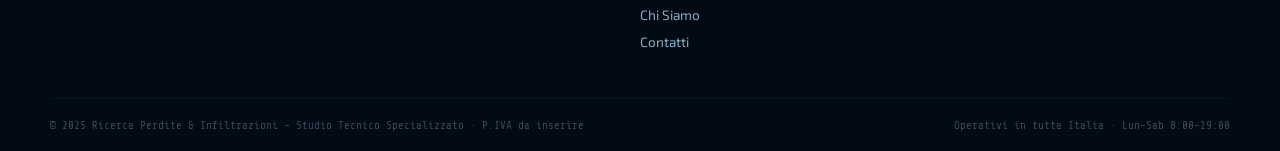
<file: contatti.html>
<!DOCTYPE html>
<html lang="it">
<head>
<meta charset="UTF-8"/>
<meta name="viewport" content="width=device-width, initial-scale=1.0"/>
<meta name="google-site-verification" content="r3lfD-xLl5mVCRbMKAUqODSUV7tXXp7N1dzrqmAwCZc"/>
<title>Contatti & Preventivo | Ricerca Perdite & Infiltrazioni</title>
<meta name="description" content="Contattaci per un preventivo gratuito. Email: infiltrazioni2011@gmail.com | Tel: 347 340 2443. Operativi in tutta Italia, Lun-Sab 8:00-19:00."/>
<meta name="robots" content="index, follow"/>
<script async src="https://www.googletagmanager.com/gtag/js?id=G-BKCBFN4M7D"></script>
<script>window.dataLayer=window.dataLayer||[];function gtag(){dataLayer.push(arguments);}gtag('js',new Date());gtag('config','G-BKCBFN4M7D');</script>
<link rel="preconnect" href="https://fonts.googleapis.com"/>
<link rel="preconnect" href="https://fonts.gstatic.com" crossorigin/>
<link href="https://fonts.googleapis.com/css2?family=Rajdhani:wght@400;500;600;700&family=Exo+2:ital,wght@0,300;0,400;0,500;0,600;0,800;1,300&family=Share+Tech+Mono&display=swap" rel="stylesheet"/>
<link rel="stylesheet" href="style.css"/>
<style>
.contatti-single { max-width: 680px; margin: 0 auto; }

.btn-open-form {
  display: inline-flex; align-items: center; gap: 0.7rem;
  background: linear-gradient(135deg, #ffd700, #ffaa00);
  border: none; border-radius: 50px; color: #07192b; cursor: pointer;
  font-family: 'Exo 2', sans-serif; font-size: 1.05rem; font-weight: 700;
  letter-spacing: 0.1em; padding: 0.9rem 2.5rem; text-transform: uppercase;
  transition: transform 0.15s, box-shadow 0.15s;
  box-shadow: 0 4px 20px rgba(255,215,0,0.3); margin-top: 1.5rem;
}
.btn-open-form:hover { transform: translateY(-2px); box-shadow: 0 8px 28px rgba(255,215,0,0.45); }

/* ── MODAL FORM ── */
.nf-modal-overlay {
  display: none; position: fixed; inset: 0;
  background: rgba(7,25,43,0.93); z-index: 2000;
  align-items: flex-start; justify-content: center;
  overflow-y: auto; padding: 2rem 1rem;
}
.nf-modal-overlay.show { display: flex; }
.nf-modal-form-box {
  background: #0d2d4a; border: 1px solid rgba(0,180,255,0.25);
  border-radius: 14px; padding: 2.5rem 2rem;
  width: 100%; max-width: 680px; margin: auto; position: relative;
}
.nf-modal-close-btn {
  position: absolute; top: 1rem; right: 1rem;
  background: rgba(0,180,255,0.1); border: 1px solid rgba(0,180,255,0.3);
  border-radius: 50%; color: #00b4ff; cursor: pointer;
  font-size: 1.1rem; width: 36px; height: 36px;
  display: flex; align-items: center; justify-content: center;
  transition: background 0.2s;
}
.nf-modal-close-btn:hover { background: rgba(0,180,255,0.25); }
.nf-form-title { font-family: 'Exo 2', sans-serif; font-size: 1.4rem; font-weight: 700; color: #e8f4fd; margin-bottom: 0.3rem; padding-right: 2.5rem; }
.nf-form-req { font-size: 0.88rem; color: #8aafc7; margin-bottom: 1.6rem; font-weight: 400; line-height: 1.6; }
.nf-form-req span { display: block; }

.nf-section {
  font-family: 'Exo 2', sans-serif; font-size: 0.72rem; font-weight: 600;
  color: #00b4ff; letter-spacing: 0.18em; text-transform: uppercase;
  margin: 1.8rem 0 0.9rem; display: flex; align-items: center; gap: 0.8rem;
}
.nf-section::after { content: ''; flex: 1; height: 1px; background: rgba(0,180,255,0.18); }
.nf-section-note { font-size: 0.72rem; color: #8aafc7; text-transform: none; letter-spacing: 0; font-weight: 400; }

.nf-fg { display: flex; flex-direction: column; gap: 0.4rem; margin-bottom: 1.1rem; position: relative; }
.nf-fgr { display: grid; grid-template-columns: 1fr 1fr; gap: 1rem; margin-bottom: 1.1rem; }
.nf-fgr3 { display: grid; grid-template-columns: 2fr 1fr 1fr; gap: 1rem; margin-bottom: 1.1rem; }
.nf-fgr .nf-fg, .nf-fgr3 .nf-fg { margin-bottom: 0; }

.nf-fg label { font-family: 'Exo 2', sans-serif; font-size: 0.78rem; font-weight: 600; color: #00b4ff; letter-spacing: 0.08em; text-transform: uppercase; }
.nf-fg input, .nf-fg select, .nf-fg textarea {
  background: rgba(7,25,43,0.85); border: 1px solid rgba(0,180,255,0.18);
  border-radius: 6px; color: #e8f4fd; font-family: 'Exo 2', sans-serif;
  font-size: 1rem; font-weight: 400; padding: 0.75rem 1rem; width: 100%;
  transition: border-color 0.2s, box-shadow 0.2s;
}
.nf-fg input:focus, .nf-fg select:focus, .nf-fg textarea:focus { outline: none; border-color: #00b4ff; box-shadow: 0 0 0 2px rgba(0,180,255,0.1); }
.nf-fg input::placeholder, .nf-fg textarea::placeholder { color: #8aafc7; opacity: 0.55; }
.nf-fg select { cursor: pointer; appearance: none; background-image: url("data:image/svg+xml,%3Csvg xmlns='http://www.w3.org/2000/svg' width='12' height='8' viewBox='0 0 12 8'%3E%3Cpath stroke='%2300b4ff' stroke-width='1.5' fill='none' d='M1 1l5 5 5-5'/%3E%3C/svg%3E"); background-repeat: no-repeat; background-position: right 1rem center; padding-right: 2.5rem; }
.nf-fg select option { background: #0a2137; color: #e8f4fd; }
.nf-fg textarea { resize: vertical; min-height: 100px; }

.field-error { font-size: 0.78rem; color: #ff6666; margin-top: 0.2rem; display: none; }
.field-error.show { display: block; }

.nf-autocomplete { position: absolute; top: 100%; left: 0; right: 0; background: #0d2d4a; border: 1px solid #00b4ff; border-top: none; border-radius: 0 0 6px 6px; z-index: 300; max-height: 190px; overflow-y: auto; display: none; }
.nf-autocomplete.show { display: block; }
.nf-ac-item { padding: 0.6rem 1rem; font-size: 0.95rem; cursor: pointer; color: #e8f4fd; border-bottom: 1px solid rgba(0,180,255,0.07); font-family: 'Exo 2', sans-serif; }
.nf-ac-item:hover { background: rgba(0,180,255,0.12); }
.nf-ac-item small { color: #8aafc7; font-size: 0.78rem; margin-left: 0.4rem; }

.nf-check-col { display: flex; flex-direction: column; gap: 0.5rem; margin-top: 0.3rem; }
.nf-check-item { display: flex; align-items: center; gap: 0.75rem; background: rgba(7,25,43,0.5); border: 1px solid rgba(0,180,255,0.18); border-radius: 6px; padding: 0.65rem 1rem; cursor: pointer; font-family: 'Exo 2', sans-serif; font-size: 0.95rem; color: #e8f4fd; user-select: none; transition: border-color 0.2s, background 0.2s; }
.nf-check-item:hover { border-color: #00b4ff; background: rgba(0,180,255,0.05); }
.nf-check-item input[type="checkbox"] { display: none; }
.nf-chk { width: 18px; height: 18px; border: 1.5px solid #8aafc7; border-radius: 4px; flex-shrink: 0; display: flex; align-items: center; justify-content: center; transition: all 0.2s; }
.nf-check-item input:checked ~ .nf-chk { background: #00b4ff; border-color: #00b4ff; }
.nf-check-item input:checked ~ .nf-chk::after { content: '✓'; font-size: 12px; color: #07192b; font-weight: bold; }

.nf-notice { background: rgba(255,215,0,0.08); border: 1px solid rgba(255,215,0,0.35); border-radius: 6px; padding: 0.6rem 1rem; font-size: 0.88rem; font-weight: 500; color: #ffd700; margin-top: 0.4rem; display: none; }
.nf-notice.show { display: block; }

/* ── UPLOAD ── */
.nf-upload-area {
  border: 2px dashed rgba(0,180,255,0.3); border-radius: 8px;
  padding: 1.5rem 1rem; text-align: center; cursor: pointer;
  transition: border-color 0.2s, background 0.2s; margin-top: 0.4rem; position: relative;
}
.nf-upload-area:hover { border-color: #00b4ff; background: rgba(0,180,255,0.04); }
.nf-upload-area input[type="file"] { position: absolute; inset: 0; opacity: 0; cursor: pointer; width: 100%; height: 100%; }
.nf-upload-icon { font-size: 2rem; margin-bottom: 0.4rem; }
.nf-upload-label { font-family: 'Exo 2', sans-serif; font-size: 0.95rem; color: #8aafc7; }
.nf-upload-label strong { color: #00b4ff; }
.nf-upload-label small { display: block; margin-top: 0.3rem; font-size: 0.78rem; opacity: 0.7; }

.nf-file-chips { display: flex; flex-wrap: wrap; gap: 0.5rem; margin-top: 0.8rem; }
.nf-file-chip { background: rgba(0,180,255,0.1); border: 1px solid rgba(0,180,255,0.4); border-radius: 20px; padding: 0.3rem 0.8rem; font-size: 0.8rem; color: #00b4ff; font-family: 'Exo 2', sans-serif; display: flex; align-items: center; gap: 0.5rem; }
.nf-chip-remove { cursor: pointer; color: #8aafc7; font-size: 0.9rem; }
.nf-chip-remove:hover { color: #ff4444; }

/* ── SUBMIT BUTTON ── */
.nf-btn-submit {
  width: 100%;
  background: linear-gradient(135deg, #ffd700, #ffaa00);
  border: 3px solid rgba(180,120,0,0.6);
  border-radius: 50px; color: #07192b; cursor: pointer;
  font-family: 'Exo 2', sans-serif; font-size: 1.1rem; font-weight: 700;
  letter-spacing: 0.1em; padding: 1rem 2rem; margin-top: 1.8rem;
  text-transform: uppercase; transition: transform 0.15s, box-shadow 0.15s, opacity 0.2s;
  box-shadow: 0 4px 20px rgba(255,215,0,0.25);
  display: flex; align-items: center; justify-content: center; gap: 0.7rem;
}
.nf-btn-submit .btn-icon { font-size: 2rem; line-height: 1; }
.nf-btn-submit:hover { transform: translateY(-2px); box-shadow: 0 8px 28px rgba(255,215,0,0.4); }
.nf-btn-submit:active { transform: translateY(0); }
.nf-btn-submit:disabled { opacity: 0.6; cursor: not-allowed; transform: none; }

/* ── POPUP CARICAMENTO ── */
.nf-loading-overlay {
  display: none; position: fixed; inset: 0;
  background: rgba(7,25,43,0.88); z-index: 4000;
  align-items: center; justify-content: center;
}
.nf-loading-overlay.show { display: flex; }
.nf-loading-box {
  background: #0d2d4a; border: 1px solid rgba(0,180,255,0.3);
  border-radius: 14px; padding: 2.5rem 2rem;
  max-width: 400px; width: 90%; text-align: center;
}
.nf-loading-spinner {
  font-size: 2.5rem; margin-bottom: 1rem;
  animation: nfSpin 1.5s linear infinite;
  display: inline-block;
}
@keyframes nfSpin { from { transform: rotate(0deg); } to { transform: rotate(360deg); } }
.nf-loading-title { font-family: 'Exo 2', sans-serif; font-size: 1.1rem; font-weight: 600; color: #e8f4fd; margin-bottom: 0.5rem; }
.nf-loading-sub { font-size: 0.88rem; color: #8aafc7; margin-bottom: 1.2rem; font-family: 'Exo 2', sans-serif; }
.nf-progress-bar-wrap {
  background: rgba(0,180,255,0.1); border: 1px solid rgba(0,180,255,0.2);
  border-radius: 20px; height: 10px; overflow: hidden; margin-top: 0.5rem;
}
.nf-progress-bar {
  height: 100%; background: linear-gradient(90deg, #00b4ff, #0077aa);
  border-radius: 20px; width: 0%; transition: width 0.3s ease;
}
.nf-progress-label {
  font-family: 'Exo 2', sans-serif; font-size: 0.9rem; font-weight: 600;
  color: #00b4ff; margin-top: 0.6rem;
}

/* ── MODAL SUCCESSO ── */
.nf-success-overlay { display: none; position: fixed; inset: 0; background: rgba(7,25,43,0.92); z-index: 3000; align-items: center; justify-content: center; }
.nf-success-overlay.show { display: flex; }
.nf-success-box { background: #0d2d4a; border: 1px solid #00b4ff; border-radius: 14px; padding: 2.5rem 2rem; max-width: 460px; width: 90%; text-align: center; }
.nf-success-icon { font-size: 3.5rem; margin-bottom: 1rem; }
.nf-success-title { font-family: 'Exo 2', sans-serif; font-size: 1.5rem; font-weight: 700; color: #00b4ff; margin-bottom: 0.8rem; }
.nf-success-text { font-size: 1rem; color: #8aafc7; line-height: 1.7; font-family: 'Exo 2', sans-serif; }
.nf-success-close { margin-top: 2rem; background: transparent; border: 2px solid #00b4ff; border-radius: 50px; color: #00b4ff; cursor: pointer; font-family: 'Exo 2', sans-serif; font-size: 1rem; font-weight: 600; letter-spacing: 0.08em; padding: 0.7rem 2.5rem; text-transform: uppercase; transition: background 0.2s, color 0.2s; }
.nf-success-close:hover { background: #00b4ff; color: #07192b; }

@media(max-width:640px) { .nf-fgr, .nf-fgr3 { grid-template-columns: 1fr; } .nf-modal-form-box { padding: 1.5rem 1rem; } }
</style>
</head>
<body>

<nav id="navbar">
  <div class="nav-inner">
    <a href="index.html" class="nav-brand">
      <span class="brand-icon">◈</span>
      <span>RICERCA<strong>PERDITE</strong></span>
    </a>
    <ul class="nav-links" id="navLinks">
      <li><a href="index.html">Home</a></li>
      <li><a href="indagini.html">Indagini</a></li>
      <li><a href="gallery.html">Gallery</a></li>
      <li><a href="collaborazioni.html">Collaborazioni</a></li>
      <li><a href="chi-siamo.html">Chi Siamo</a></li>
      <li><a href="contatti.html" class="nav-cta active">Preventivo Gratuito</a></li>
    </ul>
    <button class="hamburger" id="hamburger" onclick="toggleMenu()" aria-label="Menu">
      <span></span><span></span><span></span>
    </button>
  </div>
</nav>

<div class="page-hero">
  <div class="section-label">Siamo a tua disposizione</div>
  <h1>
    <span class="h1-question">Preventivi sempre gratuiti</span>
    <span class="h1-main">Contatti <span class="accent">& Richieste</span></span>
  </h1>
  <p class="page-hero-sub">Descrivi brevemente la problematica e i tuoi recapiti. Ti risponderemo rapidamente con una valutazione tecnica e un preventivo senza impegno.</p>
</div>

<section class="section-dark">
  <div class="container">
    <div class="contatti-single">
      <div class="section-label">Come contattarci</div>
      <h2>Siamo <span class="accent">disponibili</span><br>per te</h2>
      <p>Per richiedere un preventivo è sufficiente inviarci un'email o chiamarci direttamente. Indica sommariamente il tipo di problema riscontrato e la tua zona: ti risponderemo il prima possibile.</p>

      <button class="btn-open-form" onclick="nfOpenModal()">✉️ Compila la richiesta</button>

      <div class="ct-items" style="margin-top:2rem;">
        <a href="mailto:infiltrazioni2011@gmail.com" class="ct-item">
          <span class="ct-ico">✉️</span>
          <div><div class="ct-lbl">Email — canale preferito</div><div class="ct-val">infiltrazioni2011@gmail.com</div></div>
        </a>
        <a href="tel:+393473402443" class="ct-item">
          <span class="ct-ico">📞</span>
          <div><div class="ct-lbl">Telefono & WhatsApp</div><div class="ct-val">347 340 2443</div></div>
        </a>
        <div class="ct-item" style="cursor:default">
          <span class="ct-ico">🕐</span>
          <div><div class="ct-lbl">Disponibilità</div><div class="ct-val">Lun – Sab, ore 8:00 – 19:00</div></div>
        </div>
        <div class="ct-item" style="cursor:default">
          <span class="ct-ico">🇮🇹</span>
          <div><div class="ct-lbl">Copertura territoriale</div><div class="ct-val">Tutto il territorio nazionale</div></div>
        </div>
      </div>

      <div class="ct-free-box" style="margin-top:1.5rem;">
        <h4>🎁 Preventivi sempre gratuiti</h4>
        <p>Non ti chiediamo nessun impegno. Descrivi il problema, indica la città/regione e i tuoi recapiti: ti risponderemo con una valutazione tecnica preliminare.</p>
      </div>
    </div>
  </div>
</section>

<footer>
  <div class="footer-inner">
    <div class="footer-brand">
      <div class="footer-logo">◈ RICERCA<strong>PERDITE</strong></div>
      <p>Studio tecnico specializzato in diagnostica non invasiva. Operativi su tutto il territorio nazionale.</p>
      <div class="footer-contacts">
        <a href="mailto:infiltrazioni2011@gmail.com">infiltrazioni2011@gmail.com</a>
        <a href="tel:+393473402443">347 340 2443</a>
      </div>
    </div>
    <div class="footer-col">
      <h5>Pagine</h5>
      <ul>
        <li><a href="index.html">Home</a></li>
        <li><a href="indagini.html">Indagini Tecniche</a></li>
        <li><a href="gallery.html">Gallery</a></li>
        <li><a href="collaborazioni.html">Collaborazioni</a></li>
        <li><a href="chi-siamo.html">Chi Siamo</a></li>
        <li><a href="contatti.html">Contatti</a></li>
      </ul>
    </div>
    <div class="footer-col">
      <h5>Contatti</h5>
      <ul>
        <li><a href="mailto:infiltrazioni2011@gmail.com">infiltrazioni2011@gmail.com</a></li>
        <li><a href="tel:+393473402443">347 340 2443</a></li>
        <li><a href="contatti.html">Preventivo gratuito</a></li>
      </ul>
    </div>
  </div>
  <div class="footer-bottom">
    <span>© 2025 Ricerca Perdite &amp; Infiltrazioni – Studio Tecnico Specializzato · P.IVA da inserire</span>
    <span>Operativi in tutta Italia · Lun–Sab 8:00–19:00</span>
  </div>
</footer>

<!-- ══ POPUP CARICAMENTO ══ -->
<div class="nf-loading-overlay" id="nfLoadingOverlay">
  <div class="nf-loading-box">
    <div class="nf-loading-spinner">⏳</div>
    <div class="nf-loading-title">Caricamento file in corso...</div>
    <div class="nf-loading-sub">Attendere il completamento dell'invio dei file</div>
    <div class="nf-progress-bar-wrap">
      <div class="nf-progress-bar" id="nfProgressBar"></div>
    </div>
    <div class="nf-progress-label" id="nfProgressLabel">0%</div>
  </div>
</div>

<!-- ══ MODAL FORM ══ -->
<div class="nf-modal-overlay" id="nfModalOverlay">
  <div class="nf-modal-form-box">
    <button class="nf-modal-close-btn" onclick="nfCloseFormModal()" title="Chiudi">✕</button>
    <div class="nf-form-title">📋 Richiesta Preventivo</div>
    <div class="nf-form-req">
      <span>Compila il modulo e ti risponderemo al più presto.</span>
      <span>I campi con * sono obbligatori.</span>
    </div>

    <form id="nfForm" novalidate>
      <input type="hidden" name="access_key" value="7afc8aec-8846-4aff-aae1-c189b30be225"/>
      <input type="hidden" name="subject" value="Nuova richiesta preventivo - Sito Infiltrazioni"/>
      <input type="hidden" name="allegati" id="nfAllegati" value=""/>

      <div class="nf-section">Dati personali</div>
      <div class="nf-fg">
        <label>Nome e cognome *</label>
        <input type="text" name="nome" id="nfNome" placeholder="Mario Rossi" required/>
        <div class="field-error" id="errNome">Inserisci nome e cognome.</div>
      </div>

      <div class="nf-section">Riferimenti * <span class="nf-section-note">(almeno uno obbligatorio)</span></div>
      <div class="nf-fgr">
        <div class="nf-fg">
          <label>Telefono / WhatsApp</label>
          <input type="tel" name="telefono" id="nfTel" placeholder="+39 347 000 0000"/>
          <div class="field-error" id="errTel">Formato non valido.</div>
        </div>
        <div class="nf-fg">
          <label>Email</label>
          <input type="email" name="email" id="nfEmail" placeholder="nome@email.com"/>
          <div class="field-error" id="errEmail">Formato email non valido.</div>
        </div>
      </div>
      <div class="nf-notice" id="nfContactNotice">⚠️ Inserisci almeno un recapito: telefono oppure email.</div>

      <div class="nf-section">Tipo di edificio</div>
      <div class="nf-fgr">
        <div class="nf-fg">
          <label>Destinazione d'uso *</label>
          <select name="destinazione" id="nfDest" required>
            <option value="">Seleziona...</option>
            <option>Residenziale</option>
            <option>Commerciale</option>
            <option>Industriale / Capannone</option>
            <option>Altro</option>
          </select>
          <div class="field-error" id="errDest">Seleziona la destinazione.</div>
        </div>
        <div class="nf-fg">
          <label>Tipologia edificio *</label>
          <select name="tipologia" id="nfTipo" required>
            <option value="">Seleziona...</option>
            <option>Casa singola / Villa</option>
            <option>Bifamiliare</option>
            <option>Condominio</option>
            <option>Capannone / Magazzino</option>
            <option>Locale commerciale</option>
            <option>Altro</option>
          </select>
          <div class="field-error" id="errTipo">Seleziona la tipologia.</div>
        </div>
      </div>
      <div class="nf-fgr3">
        <div class="nf-fg" id="nfComuneWrap">
          <label>Comune *</label>
          <input type="text" name="comune" id="nfComune" placeholder="es. Vicenza" required autocomplete="off"/>
          <div class="nf-autocomplete" id="nfAcList"></div>
          <div class="field-error" id="errComune">Inserisci il comune.</div>
        </div>
        <div class="nf-fg">
          <label>Provincia *</label>
          <input type="text" name="provincia" id="nfProv" placeholder="VI" required maxlength="2" style="text-transform:uppercase"/>
          <div class="field-error" id="errProv">Inserisci la provincia.</div>
        </div>
        <div class="nf-fg">
          <label>Regione</label>
          <input type="text" name="regione" id="nfReg" placeholder="Veneto" style="opacity:0.7"/>
        </div>
      </div>

      <div class="nf-section">Problematica riscontrata *</div>
      <div class="nf-check-col">
        <label class="nf-check-item">
          <input type="checkbox" name="problema[]" value="Infiltrazione acqua piovana"/>
          <span class="nf-chk"></span><span>💧 Infiltrazione acqua piovana</span>
        </label>
        <label class="nf-check-item">
          <input type="checkbox" name="problema[]" value="Perdita tubazioni / impianti"/>
          <span class="nf-chk"></span><span>🔧 Perdita tubazioni / impianti</span>
        </label>
        <label class="nf-check-item">
          <input type="checkbox" name="problema[]" value="Muffa / umidità"/>
          <span class="nf-chk"></span><span>🍄 Muffa / umidità</span>
        </label>
        <label class="nf-check-item">
          <input type="checkbox" name="problema[]" value="Altro" id="nfAltroChk"/>
          <span class="nf-chk"></span><span>📝 Altro</span>
        </label>
      </div>
      <div class="field-error" id="errProblema" style="margin-top:0.4rem;">Seleziona almeno una problematica.</div>
      <div class="nf-fg" id="nfAltroField" style="display:none;margin-top:0.7rem;">
        <label>Specifica la problematica</label>
        <input type="text" name="altro_problema" placeholder="Descrivi brevemente..."/>
      </div>

      <div class="nf-section">Servizi aggiuntivi</div>
      <div class="nf-check-col">
        <label class="nf-check-item">
          <input type="checkbox" name="servizi[]" value="Ispezione copertura"/>
          <span class="nf-chk"></span><span>🏠 Ispezione copertura</span>
        </label>
        <label class="nf-check-item">
          <input type="checkbox" name="servizi[]" value="Mappatura sottoservizi"/>
          <span class="nf-chk"></span><span>📡 Mappatura sottoservizi</span>
        </label>
        <label class="nf-check-item">
          <input type="checkbox" name="servizi[]" value="Perizia CTU / CTP"/>
          <span class="nf-chk"></span><span>⚖️ Perizia tecnica CTU / CTP</span>
        </label>
      </div>

      <div class="nf-section">Descrizione</div>
      <div class="nf-fg">
        <label>Descrizione del problema</label>
        <textarea name="messaggio" placeholder="Descrivi dove si manifesta il problema, da quanto tempo, se ci sono danni visibili..."></textarea>
      </div>

      <div class="nf-section">Allegati (opzionale)</div>
      <div class="nf-upload-area" id="nfUploadArea">
        <input type="file" id="nfFileInput" multiple accept="*/*" onchange="nfHandleFiles(this.files)"/>
        <div class="nf-upload-icon">📎</div>
        <div class="nf-upload-label">
          <strong>Clicca o trascina qui i file</strong>
          <small>Immagini, PDF, DWG, archivi (ZIP, RAR...) e altri formati — in caso di più file è consigliabile creare un archivio compresso</small>
        </div>
      </div>
      <div class="nf-file-chips" id="nfFileChips"></div>

      <button type="submit" class="nf-btn-submit">
        <span class="btn-icon">✉️</span> Invia Richiesta
      </button>
    </form>
  </div>
</div>

<!-- MODAL SUCCESSO -->
<div class="nf-success-overlay" id="nfSuccessOverlay">
  <div class="nf-success-box">
    <div class="nf-success-icon">✅</div>
    <div class="nf-success-title">Richiesta inviata!</div>
    <div class="nf-success-text">La tua richiesta è stata inviata con successo e verrà presa in carico da un nostro tecnico.<br><br>Ti contatteremo al più presto per una valutazione senza impegno.</div>
    <button class="nf-success-close" onclick="nfCloseSuccess()">Chiudi</button>
  </div>
</div>

<script src="main.js"></script>
<script>
const DRIVE_SCRIPT_URL = 'https://script.google.com/macros/s/AKfycbyfWbOkMNHWS5OIDyxN7uW6OTNX6NUA77NeShPBqCutQq-RuhHecgNxFxlLMejsS7AM6w/exec';

const nfComuni = [
  {n:"Agrigento",p:"AG",r:"Sicilia"},{n:"Alessandria",p:"AL",r:"Piemonte"},{n:"Ancona",p:"AN",r:"Marche"},
  {n:"Aosta",p:"AO",r:"Valle d'Aosta"},{n:"Arezzo",p:"AR",r:"Toscana"},{n:"Ascoli Piceno",p:"AP",r:"Marche"},
  {n:"Asti",p:"AT",r:"Piemonte"},{n:"Avellino",p:"AV",r:"Campania"},{n:"Bari",p:"BA",r:"Puglia"},
  {n:"Belluno",p:"BL",r:"Veneto"},{n:"Benevento",p:"BN",r:"Campania"},{n:"Bergamo",p:"BG",r:"Lombardia"},
  {n:"Biella",p:"BI",r:"Piemonte"},{n:"Bologna",p:"BO",r:"Emilia-Romagna"},{n:"Bolzano",p:"BZ",r:"Trentino-Alto Adige"},
  {n:"Brescia",p:"BS",r:"Lombardia"},{n:"Brindisi",p:"BR",r:"Puglia"},{n:"Busto Arsizio",p:"VA",r:"Lombardia"},
  {n:"Cagliari",p:"CA",r:"Sardegna"},{n:"Caserta",p:"CE",r:"Campania"},{n:"Catania",p:"CT",r:"Sicilia"},
  {n:"Catanzaro",p:"CZ",r:"Calabria"},{n:"Cesena",p:"FC",r:"Emilia-Romagna"},{n:"Chieti",p:"CH",r:"Abruzzo"},
  {n:"Cinisello Balsamo",p:"MI",r:"Lombardia"},{n:"Como",p:"CO",r:"Lombardia"},{n:"Cosenza",p:"CS",r:"Calabria"},
  {n:"Cremona",p:"CR",r:"Lombardia"},{n:"Crotone",p:"KR",r:"Calabria"},{n:"Cuneo",p:"CN",r:"Piemonte"},
  {n:"Faenza",p:"RA",r:"Emilia-Romagna"},{n:"Ferrara",p:"FE",r:"Emilia-Romagna"},{n:"Firenze",p:"FI",r:"Toscana"},
  {n:"Foggia",p:"FG",r:"Puglia"},{n:"Foligno",p:"PG",r:"Umbria"},{n:"Forlì",p:"FC",r:"Emilia-Romagna"},
  {n:"Frosinone",p:"FR",r:"Lazio"},{n:"Gallarate",p:"VA",r:"Lombardia"},{n:"Genova",p:"GE",r:"Liguria"},
  {n:"Gorizia",p:"GO",r:"Friuli-Venezia Giulia"},{n:"Grosseto",p:"GR",r:"Toscana"},
  {n:"Guidonia Montecelio",p:"RM",r:"Lazio"},{n:"Imola",p:"BO",r:"Emilia-Romagna"},{n:"Imperia",p:"IM",r:"Liguria"},
  {n:"Isernia",p:"IS",r:"Molise"},{n:"L'Aquila",p:"AQ",r:"Abruzzo"},{n:"La Spezia",p:"SP",r:"Liguria"},
  {n:"Latina",p:"LT",r:"Lazio"},{n:"Lecce",p:"LE",r:"Puglia"},{n:"Lecco",p:"LC",r:"Lombardia"},
  {n:"Livorno",p:"LI",r:"Toscana"},{n:"Lodi",p:"LO",r:"Lombardia"},{n:"Lucca",p:"LU",r:"Toscana"},
  {n:"Macerata",p:"MC",r:"Marche"},{n:"Mantova",p:"MN",r:"Lombardia"},{n:"Matera",p:"MT",r:"Basilicata"},
  {n:"Messina",p:"ME",r:"Sicilia"},{n:"Milano",p:"MI",r:"Lombardia"},{n:"Modena",p:"MO",r:"Emilia-Romagna"},
  {n:"Moncalieri",p:"TO",r:"Piemonte"},{n:"Monza",p:"MB",r:"Lombardia"},{n:"Napoli",p:"NA",r:"Campania"},
  {n:"Nichelino",p:"TO",r:"Piemonte"},{n:"Novara",p:"NO",r:"Piemonte"},{n:"Nuoro",p:"NU",r:"Sardegna"},
  {n:"Olbia",p:"SS",r:"Sardegna"},{n:"Oristano",p:"OR",r:"Sardegna"},{n:"Padova",p:"PD",r:"Veneto"},
  {n:"Palermo",p:"PA",r:"Sicilia"},{n:"Parma",p:"PR",r:"Emilia-Romagna"},{n:"Pavia",p:"PV",r:"Lombardia"},
  {n:"Perugia",p:"PG",r:"Umbria"},{n:"Pesaro",p:"PU",r:"Marche"},{n:"Pescara",p:"PE",r:"Abruzzo"},
  {n:"Piacenza",p:"PC",r:"Emilia-Romagna"},{n:"Pisa",p:"PI",r:"Toscana"},{n:"Pistoia",p:"PT",r:"Toscana"},
  {n:"Pordenone",p:"PN",r:"Friuli-Venezia Giulia"},{n:"Potenza",p:"PZ",r:"Basilicata"},{n:"Prato",p:"PO",r:"Toscana"},
  {n:"Ragusa",p:"RG",r:"Sicilia"},{n:"Ravenna",p:"RA",r:"Emilia-Romagna"},{n:"Reggio Calabria",p:"RC",r:"Calabria"},
  {n:"Reggio Emilia",p:"RE",r:"Emilia-Romagna"},{n:"Rho",p:"MI",r:"Lombardia"},{n:"Rieti",p:"RI",r:"Lazio"},
  {n:"Rimini",p:"RN",r:"Emilia-Romagna"},{n:"Roma",p:"RM",r:"Lazio"},{n:"Rovigo",p:"RO",r:"Veneto"},
  {n:"Salerno",p:"SA",r:"Campania"},{n:"Sanremo",p:"IM",r:"Liguria"},{n:"Sassari",p:"SS",r:"Sardegna"},
  {n:"Savona",p:"SV",r:"Liguria"},{n:"Schio",p:"VI",r:"Veneto"},{n:"Senigallia",p:"AN",r:"Marche"},
  {n:"Seregno",p:"MB",r:"Lombardia"},{n:"Sesto San Giovanni",p:"MI",r:"Lombardia"},
  {n:"Settimo Torinese",p:"TO",r:"Piemonte"},{n:"Siena",p:"SI",r:"Toscana"},{n:"Siracusa",p:"SR",r:"Sicilia"},
  {n:"Sondrio",p:"SO",r:"Lombardia"},{n:"Taranto",p:"TA",r:"Puglia"},{n:"Teramo",p:"TE",r:"Abruzzo"},
  {n:"Terni",p:"TR",r:"Umbria"},{n:"Torino",p:"TO",r:"Piemonte"},{n:"Torre del Greco",p:"NA",r:"Campania"},
  {n:"Trani",p:"BT",r:"Puglia"},{n:"Trapani",p:"TP",r:"Sicilia"},{n:"Trento",p:"TN",r:"Trentino-Alto Adige"},
  {n:"Treviso",p:"TV",r:"Veneto"},{n:"Trieste",p:"TS",r:"Friuli-Venezia Giulia"},
  {n:"Udine",p:"UD",r:"Friuli-Venezia Giulia"},{n:"Valdagno",p:"VI",r:"Veneto"},{n:"Varese",p:"VA",r:"Lombardia"},
  {n:"Venezia",p:"VE",r:"Veneto"},{n:"Verbania",p:"VB",r:"Piemonte"},{n:"Vercelli",p:"VC",r:"Piemonte"},
  {n:"Verona",p:"VR",r:"Veneto"},{n:"Vibo Valentia",p:"VV",r:"Calabria"},{n:"Vicenza",p:"VI",r:"Veneto"},
  {n:"Viterbo",p:"VT",r:"Lazio"},{n:"Vittoria",p:"RG",r:"Sicilia"},{n:"Vittorio Veneto",p:"TV",r:"Veneto"},
  {n:"Voghera",p:"PV",r:"Lombardia"}
];

function nfOpenModal() {
  document.getElementById('nfModalOverlay').classList.add('show');
  document.body.style.overflow = 'hidden';
}
function nfCloseFormModal() {
  document.getElementById('nfModalOverlay').classList.remove('show');
  document.body.style.overflow = '';
}
function nfCloseSuccess() {
  document.getElementById('nfSuccessOverlay').classList.remove('show');
  document.body.style.overflow = '';
  window.location.href = 'https://ricercaperditeinfiltrazioni.github.io/';
}

// Autocomplete
const nfComuneInput = document.getElementById('nfComune');
const nfAcList = document.getElementById('nfAcList');
nfComuneInput.addEventListener('input', function() {
  const val = this.value.trim().toLowerCase();
  nfAcList.innerHTML = '';
  if (val.length < 2) { nfAcList.classList.remove('show'); return; }
  const matches = nfComuni.filter(c => c.n.toLowerCase().startsWith(val)).slice(0, 8);
  if (!matches.length) { nfAcList.classList.remove('show'); return; }
  matches.forEach(c => {
    const item = document.createElement('div');
    item.className = 'nf-ac-item';
    item.innerHTML = `${c.n} <small>${c.p} — ${c.r}</small>`;
    item.addEventListener('mousedown', () => {
      nfComuneInput.value = c.n;
      document.getElementById('nfProv').value = c.p;
      document.getElementById('nfReg').value = c.r;
      nfAcList.classList.remove('show');
    });
    nfAcList.appendChild(item);
  });
  nfAcList.classList.add('show');
});
document.addEventListener('click', e => { if (!e.target.closest('#nfComuneWrap')) nfAcList.classList.remove('show'); });
document.getElementById('nfProv').addEventListener('input', function() { this.value = this.value.toUpperCase(); });
document.getElementById('nfAltroChk').addEventListener('change', function() {
  document.getElementById('nfAltroField').style.display = this.checked ? 'block' : 'none';
});

// File handling
let nfSelectedFiles = [];
function nfHandleFiles(files) {
  for (let f of files) {
    if (nfSelectedFiles.length >= 5) { alert('Massimo 5 file. Per più file usa un archivio compresso (ZIP, RAR).'); break; }
    if (!nfSelectedFiles.find(x => x.name === f.name)) nfSelectedFiles.push(f);
  }
  nfRenderChips();
}
function nfRenderChips() {
  document.getElementById('nfFileChips').innerHTML = nfSelectedFiles.map((f, i) =>
    `<div class="nf-file-chip">📄 ${f.name.length > 25 ? f.name.substring(0,23)+'…' : f.name}
    <span class="nf-chip-remove" onclick="nfRemoveFile(${i})">✕</span></div>`
  ).join('');
}
function nfRemoveFile(i) { nfSelectedFiles.splice(i,1); nfRenderChips(); }

const ua = document.getElementById('nfUploadArea');
ua.addEventListener('dragover', e => { e.preventDefault(); ua.style.borderColor='#00b4ff'; });
ua.addEventListener('dragleave', () => { ua.style.borderColor=''; });
ua.addEventListener('drop', e => { e.preventDefault(); ua.style.borderColor=''; nfHandleFiles(e.dataTransfer.files); });

// Progress bar
function nfSetProgress(pct) {
  document.getElementById('nfProgressBar').style.width = pct + '%';
  document.getElementById('nfProgressLabel').textContent = pct + '%';
}

// File to base64
function fileToBase64(file) {
  return new Promise((resolve, reject) => {
    const reader = new FileReader();
    reader.onload = () => resolve(reader.result.split(',')[1]);
    reader.onerror = reject;
    reader.readAsDataURL(file);
  });
}

// Validazione
function showErr(id, show) { document.getElementById(id).classList.toggle('show', show); }
function validEmail(v) { return /^[^\s@]+@[^\s@]+\.[^\s@]+$/.test(v); }
function validTel(v) { const c = v.replace(/[\s\-().+]/g,''); return c.length >= 8 && /^\d+$/.test(c); }

// Submit
document.getElementById('nfForm').addEventListener('submit', async function(e) {
  e.preventDefault();
  let ok = true;

  const nome = document.getElementById('nfNome').value.trim();
  showErr('errNome', !nome); if (!nome) ok = false;

  const tel = document.getElementById('nfTel').value.trim();
  const email = document.getElementById('nfEmail').value.trim();
  const notice = document.getElementById('nfContactNotice');
  if (!tel && !email) { notice.classList.add('show'); ok = false; }
  else {
    notice.classList.remove('show');
    if (tel && !validTel(tel)) { showErr('errTel', true); ok = false; } else showErr('errTel', false);
    if (email && !validEmail(email)) { showErr('errEmail', true); ok = false; } else showErr('errEmail', false);
  }

  const dest = document.getElementById('nfDest').value;
  showErr('errDest', !dest); if (!dest) ok = false;
  const tipo = document.getElementById('nfTipo').value;
  showErr('errTipo', !tipo); if (!tipo) ok = false;
  const comune = document.getElementById('nfComune').value.trim();
  showErr('errComune', !comune); if (!comune) ok = false;
  const prov = document.getElementById('nfProv').value.trim();
  showErr('errProv', !prov); if (!prov) ok = false;
  const problemi = [...document.querySelectorAll('input[name="problema[]"]:checked')];
  showErr('errProblema', !problemi.length); if (!problemi.length) ok = false;

  if (!ok) return;

  const btn = this.querySelector('.nf-btn-submit');
  btn.disabled = true;

  let linkCartella = '';

  if (nfSelectedFiles.length > 0) {
    // Mostra popup caricamento
    document.getElementById('nfLoadingOverlay').classList.add('show');
    nfSetProgress(0);

    try {
      const payload = { nome: nome };
      for (let i = 0; i < nfSelectedFiles.length; i++) {
        const f = nfSelectedFiles[i];
        nfSetProgress(Math.round((i / nfSelectedFiles.length) * 70));
        payload['file_' + i] = await fileToBase64(f);
        payload['name_' + i] = f.name;
        payload['mime_' + i] = f.type || 'application/octet-stream';
      }
      nfSetProgress(80);

      const driveRes = await fetch(DRIVE_SCRIPT_URL, {
        method: 'POST',
        body: new URLSearchParams(payload)
      });
      nfSetProgress(95);
      const driveData = await driveRes.json();
      nfSetProgress(100);

      if (driveData.success) linkCartella = driveData.cartella;
    } catch(err) {
      console.warn('Upload error:', err);
    }

    document.getElementById('nfLoadingOverlay').classList.remove('show');
  }

  if (linkCartella) {
    document.getElementById('nfAllegati').value = 'Cartella allegati:\n' + linkCartella;
  }

  const formData = new FormData(this);
  try {
    const res = await fetch('https://api.web3forms.com/submit', { method: 'POST', body: formData });
    const data = await res.json();
    if (data.success) {
      nfCloseFormModal();
      document.getElementById('nfSuccessOverlay').classList.add('show');
      this.reset();
      nfSelectedFiles = [];
      nfRenderChips();
      document.getElementById('nfAltroField').style.display = 'none';
      document.getElementById('nfReg').value = '';
    } else {
      alert('Errore nell\'invio. Riprova o contattaci direttamente.');
    }
  } catch {
    alert('Errore di rete. Contattaci a infiltrazioni2011@gmail.com');
  }

  btn.innerHTML = '<span class="btn-icon">✉️</span> Invia Richiesta';
  btn.disabled = false;
});
</script>
</body>
</html>
</file>
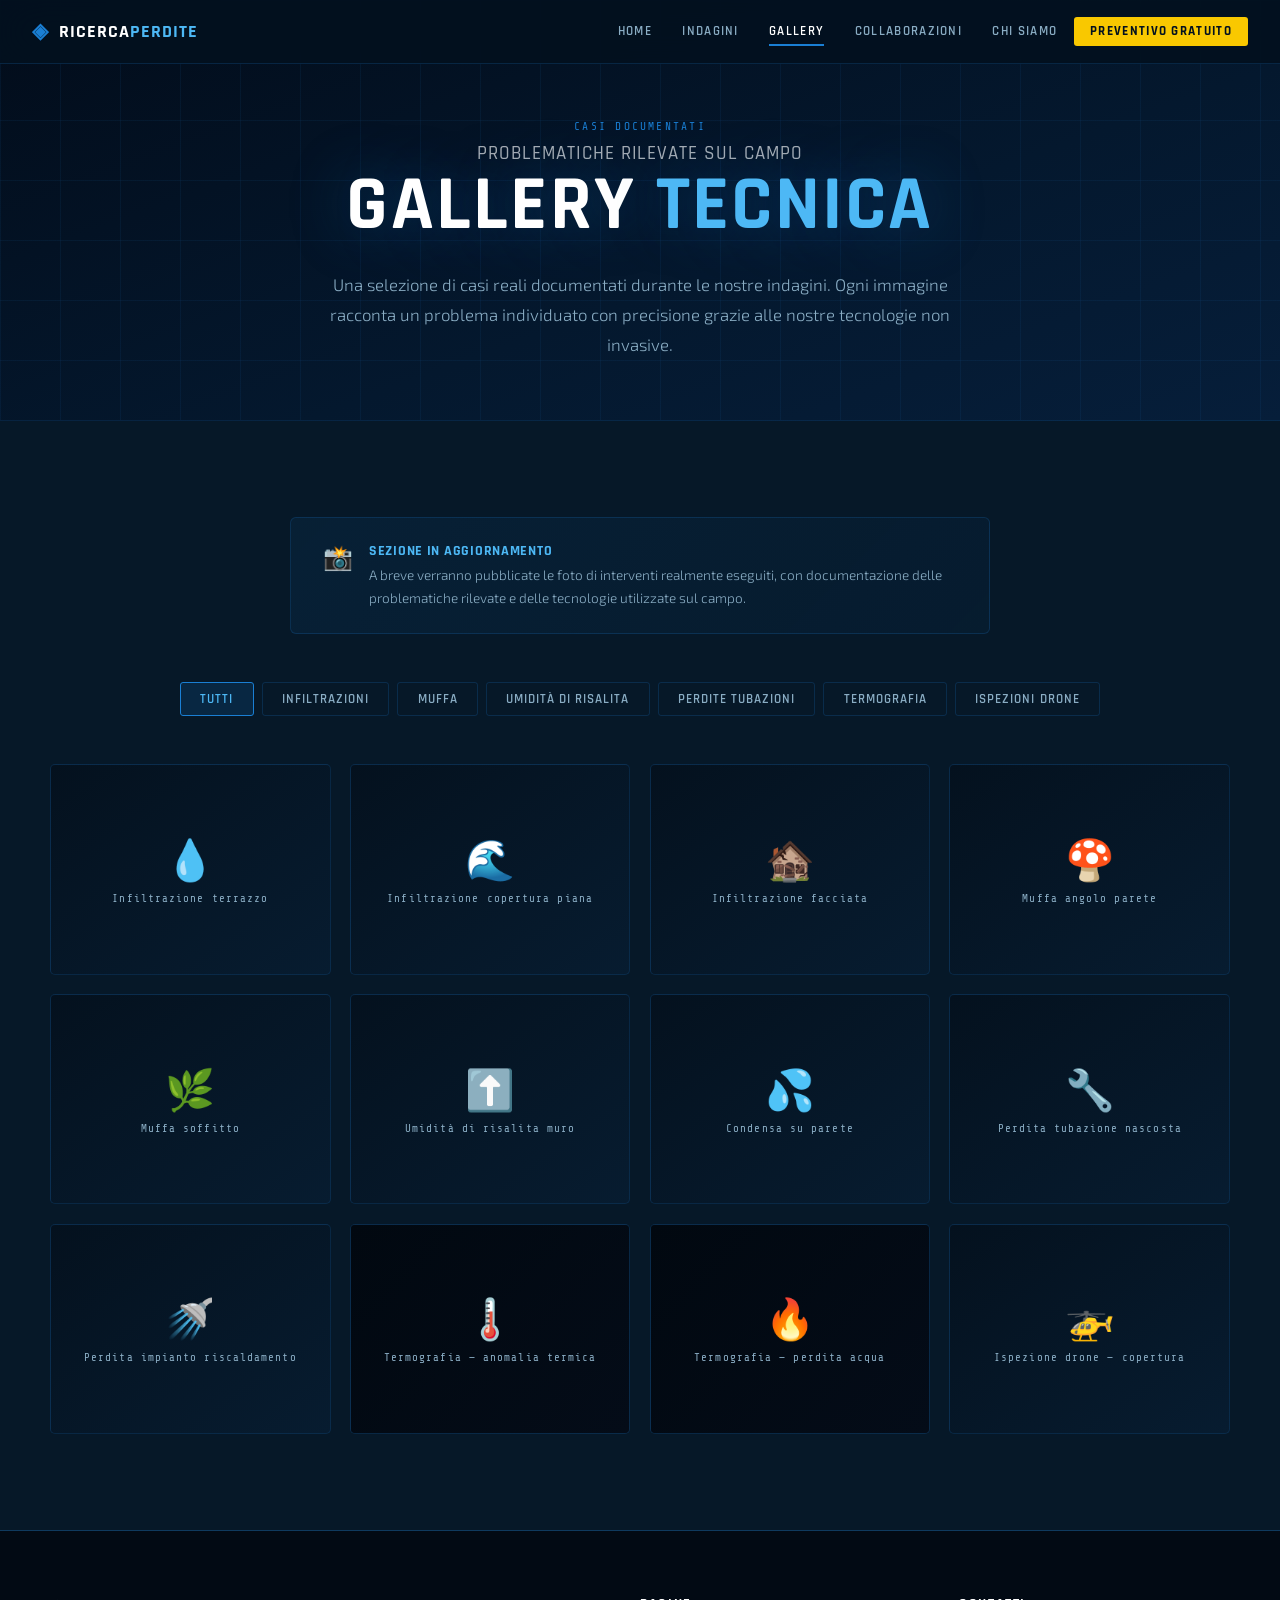
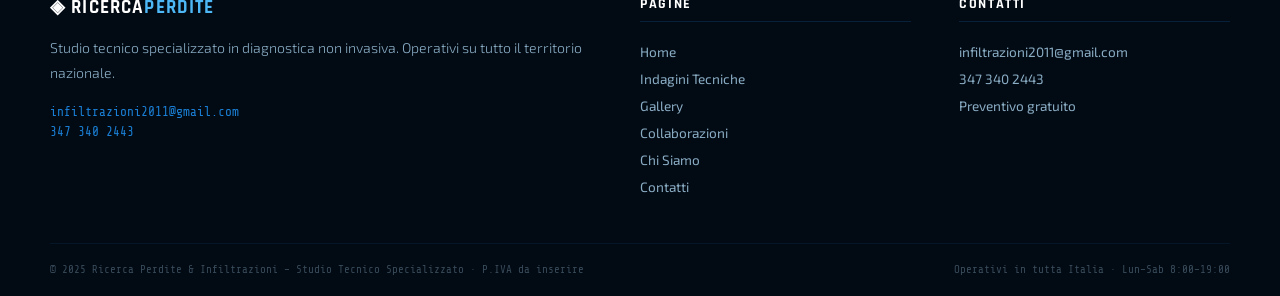
<file: gallery.html>
<!DOCTYPE html>
<html lang="it">
<head>
<meta charset="UTF-8"/>
<meta name="viewport" content="width=device-width, initial-scale=1.0"/>
<meta name="google-site-verification" content="r3lfD-xLl5mVCRbMKAUqODSUV7tXXp7N1dzrqmAwCZc"/>
<title>Gallery Casi & Problematiche | Ricerca Perdite & Infiltrazioni</title>
<meta name="description" content="Gallery fotografica delle principali problematiche rilevate: infiltrazioni, muffa, umidità di risalita, perdite in tubazioni. Casi reali documentati con report tecnico."/>
<meta name="robots" content="index, follow"/>
<script async src="https://www.googletagmanager.com/gtag/js?id=G-BKCBFN4M7D"></script>
<script>window.dataLayer=window.dataLayer||[];function gtag(){dataLayer.push(arguments);}gtag('js',new Date());gtag('config','G-BKCBFN4M7D');</script>
<link rel="preconnect" href="https://fonts.googleapis.com"/>
<link rel="preconnect" href="https://fonts.gstatic.com" crossorigin/>
<link href="https://fonts.googleapis.com/css2?family=Rajdhani:wght@400;500;600;700&family=Exo+2:ital,wght@0,300;0,400;0,600;0,800;1,300&family=Share+Tech+Mono&display=swap" rel="stylesheet"/>
<link rel="stylesheet" href="style.css"/>
<style>
.upload-note {
  background: linear-gradient(135deg, rgba(26,127,212,0.08), rgba(26,127,212,0.04));
  border: 1px solid var(--border); border-radius: 6px;
  padding: 1.5rem 2rem; margin-bottom: 3rem;
  display: flex; gap: 1rem; align-items: flex-start;
  max-width: 700px; margin-left: auto; margin-right: auto;
}
.un-icon { font-size: 1.5rem; flex-shrink: 0; }
.un-title {
  font-family: var(--ff-head); font-weight: 700;
  color: var(--ice); font-size: 0.9rem;
  letter-spacing: 0.05em; text-transform: uppercase;
  margin-bottom: 0.3rem;
}
.un-text { font-size: 0.85rem; color: var(--muted); line-height: 1.65; font-weight: 300; }
</style>
</head>
<body>

<nav id="navbar">
  <div class="nav-inner">
    <a href="index.html" class="nav-brand">
      <span class="brand-icon">◈</span>
      <span>RICERCA<strong>PERDITE</strong></span>
    </a>
    <ul class="nav-links" id="navLinks">
      <li><a href="index.html">Home</a></li>
      <li><a href="indagini.html">Indagini</a></li>
      <li><a href="gallery.html" class="active">Gallery</a></li>
      <li><a href="collaborazioni.html">Collaborazioni</a></li>
      <li><a href="chi-siamo.html">Chi Siamo</a></li>
      <li><a href="contatti.html" class="nav-cta">Preventivo Gratuito</a></li>
    </ul>
    <button class="hamburger" id="hamburger" onclick="toggleMenu()" aria-label="Menu">
      <span></span><span></span><span></span>
    </button>
  </div>
</nav>

<div class="page-hero">
  <div class="section-label">Casi documentati</div>
  <h1>
    <span class="h1-question">Problematiche rilevate sul campo</span>
    <span class="h1-main">Gallery <span class="accent">Tecnica</span></span>
  </h1>
  <p class="page-hero-sub">Una selezione di casi reali documentati durante le nostre indagini. Ogni immagine racconta un problema individuato con precisione grazie alle nostre tecnologie non invasive.</p>
</div>

<section class="section-dark">
  <div class="container">

    <div class="upload-note rv">
      <div class="un-icon">📸</div>
      <div>
        <div class="un-title">Sezione in aggiornamento</div>
        <div class="un-text">A breve verranno pubblicate le foto di interventi realmente eseguiti, con documentazione delle problematiche rilevate e delle tecnologie utilizzate sul campo.</div>
      </div>
    </div>

    <!-- FILTRI -->
    <div class="gallery-nav rv">
      <button class="gcat-btn active" data-cat="all" onclick="filterGallery('all')">Tutti</button>
      <button class="gcat-btn" data-cat="infiltrazioni" onclick="filterGallery('infiltrazioni')">Infiltrazioni</button>
      <button class="gcat-btn" data-cat="muffa" onclick="filterGallery('muffa')">Muffa</button>
      <button class="gcat-btn" data-cat="umidita" onclick="filterGallery('umidita')">Umidità di Risalita</button>
      <button class="gcat-btn" data-cat="tubazioni" onclick="filterGallery('tubazioni')">Perdite Tubazioni</button>
      <button class="gcat-btn" data-cat="termografia" onclick="filterGallery('termografia')">Termografia</button>
      <button class="gcat-btn" data-cat="drone" onclick="filterGallery('drone')">Ispezioni Drone</button>
    </div>

    <!-- GALLERY GRID -->
    <div class="gallery-grid rv">

      <div class="gallery-item" data-cat="infiltrazioni">
        <div class="gi-placeholder">
          <div class="gi-placeholder-icon">💧</div>
          <div class="gi-placeholder-text">Infiltrazione terrazzo</div>
        </div>
        <div class="gi-overlay"><div class="gi-label">Infiltrazione da terrazzo</div></div>
      </div>
      <div class="gallery-item" data-cat="infiltrazioni">
        <div class="gi-placeholder">
          <div class="gi-placeholder-icon">🌊</div>
          <div class="gi-placeholder-text">Infiltrazione copertura piana</div>
        </div>
        <div class="gi-overlay"><div class="gi-label">Infiltrazione copertura piana</div></div>
      </div>
      <div class="gallery-item" data-cat="infiltrazioni">
        <div class="gi-placeholder">
          <div class="gi-placeholder-icon">🏚️</div>
          <div class="gi-placeholder-text">Infiltrazione facciata</div>
        </div>
        <div class="gi-overlay"><div class="gi-label">Infiltrazione da facciata</div></div>
      </div>

      <div class="gallery-item" data-cat="muffa">
        <div class="gi-placeholder">
          <div class="gi-placeholder-icon">🍄</div>
          <div class="gi-placeholder-text">Muffa angolo parete</div>
        </div>
        <div class="gi-overlay"><div class="gi-label">Muffa — angolo parete</div></div>
      </div>
      <div class="gallery-item" data-cat="muffa">
        <div class="gi-placeholder">
          <div class="gi-placeholder-icon">🌿</div>
          <div class="gi-placeholder-text">Muffa soffitto</div>
        </div>
        <div class="gi-overlay"><div class="gi-label">Muffa — soffitto</div></div>
      </div>

      <div class="gallery-item" data-cat="umidita">
        <div class="gi-placeholder">
          <div class="gi-placeholder-icon">⬆️</div>
          <div class="gi-placeholder-text">Umidità di risalita muro</div>
        </div>
        <div class="gi-overlay"><div class="gi-label">Umidità di risalita</div></div>
      </div>
      <div class="gallery-item" data-cat="umidita">
        <div class="gi-placeholder">
          <div class="gi-placeholder-icon">💦</div>
          <div class="gi-placeholder-text">Condensa su parete</div>
        </div>
        <div class="gi-overlay"><div class="gi-label">Condensa — ponte termico</div></div>
      </div>

      <div class="gallery-item" data-cat="tubazioni">
        <div class="gi-placeholder">
          <div class="gi-placeholder-icon">🔧</div>
          <div class="gi-placeholder-text">Perdita tubazione nascosta</div>
        </div>
        <div class="gi-overlay"><div class="gi-label">Perdita tubazione occulta</div></div>
      </div>
      <div class="gallery-item" data-cat="tubazioni">
        <div class="gi-placeholder">
          <div class="gi-placeholder-icon">🚿</div>
          <div class="gi-placeholder-text">Perdita impianto riscaldamento</div>
        </div>
        <div class="gi-overlay"><div class="gi-label">Perdita impianto riscaldamento</div></div>
      </div>

      <div class="gallery-item" data-cat="termografia">
        <div class="gi-placeholder" style="background:linear-gradient(135deg,#010810,#040c18)">
          <div class="gi-placeholder-icon">🌡️</div>
          <div class="gi-placeholder-text">Termografia — anomalia termica</div>
        </div>
        <div class="gi-overlay"><div class="gi-label">Termografia — anomalia termica</div></div>
      </div>
      <div class="gallery-item" data-cat="termografia">
        <div class="gi-placeholder" style="background:linear-gradient(135deg,#010810,#040c18)">
          <div class="gi-placeholder-icon">🔥</div>
          <div class="gi-placeholder-text">Termografia — perdita acqua</div>
        </div>
        <div class="gi-overlay"><div class="gi-label">Termografia — perdita in traccia</div></div>
      </div>

      <div class="gallery-item" data-cat="drone">
        <div class="gi-placeholder">
          <div class="gi-placeholder-icon">🚁</div>
          <div class="gi-placeholder-text">Ispezione drone — copertura</div>
        </div>
        <div class="gi-overlay"><div class="gi-label">Ispezione drone — copertura</div></div>
      </div>

    </div>

  </div>
</section>

<footer>
  <div class="footer-inner">
    <div class="footer-brand">
      <div class="footer-logo">◈ RICERCA<strong>PERDITE</strong></div>
      <p>Studio tecnico specializzato in diagnostica non invasiva. Operativi su tutto il territorio nazionale.</p>
      <div class="footer-contacts">
        <a href="mailto:infiltrazioni2011@gmail.com">infiltrazioni2011@gmail.com</a>
        <a href="tel:+393473402443">347 340 2443</a>
      </div>
    </div>
    <div class="footer-col">
      <h5>Pagine</h5>
      <ul>
        <li><a href="index.html">Home</a></li>
        <li><a href="indagini.html">Indagini Tecniche</a></li>
        <li><a href="gallery.html">Gallery</a></li>
        <li><a href="collaborazioni.html">Collaborazioni</a></li>
        <li><a href="chi-siamo.html">Chi Siamo</a></li>
        <li><a href="contatti.html">Contatti</a></li>
      </ul>
    </div>
    <div class="footer-col">
      <h5>Contatti</h5>
      <ul>
        <li><a href="mailto:infiltrazioni2011@gmail.com">infiltrazioni2011@gmail.com</a></li>
        <li><a href="tel:+393473402443">347 340 2443</a></li>
        <li><a href="contatti.html">Preventivo gratuito</a></li>
      </ul>
    </div>
  </div>
  <div class="footer-bottom">
    <span>© 2025 Ricerca Perdite &amp; Infiltrazioni – Studio Tecnico Specializzato · P.IVA da inserire</span>
    <span>Operativi in tutta Italia · Lun–Sab 8:00–19:00</span>
  </div>
</footer>
<script src="main.js"></script>
</body>
</html>
</file>
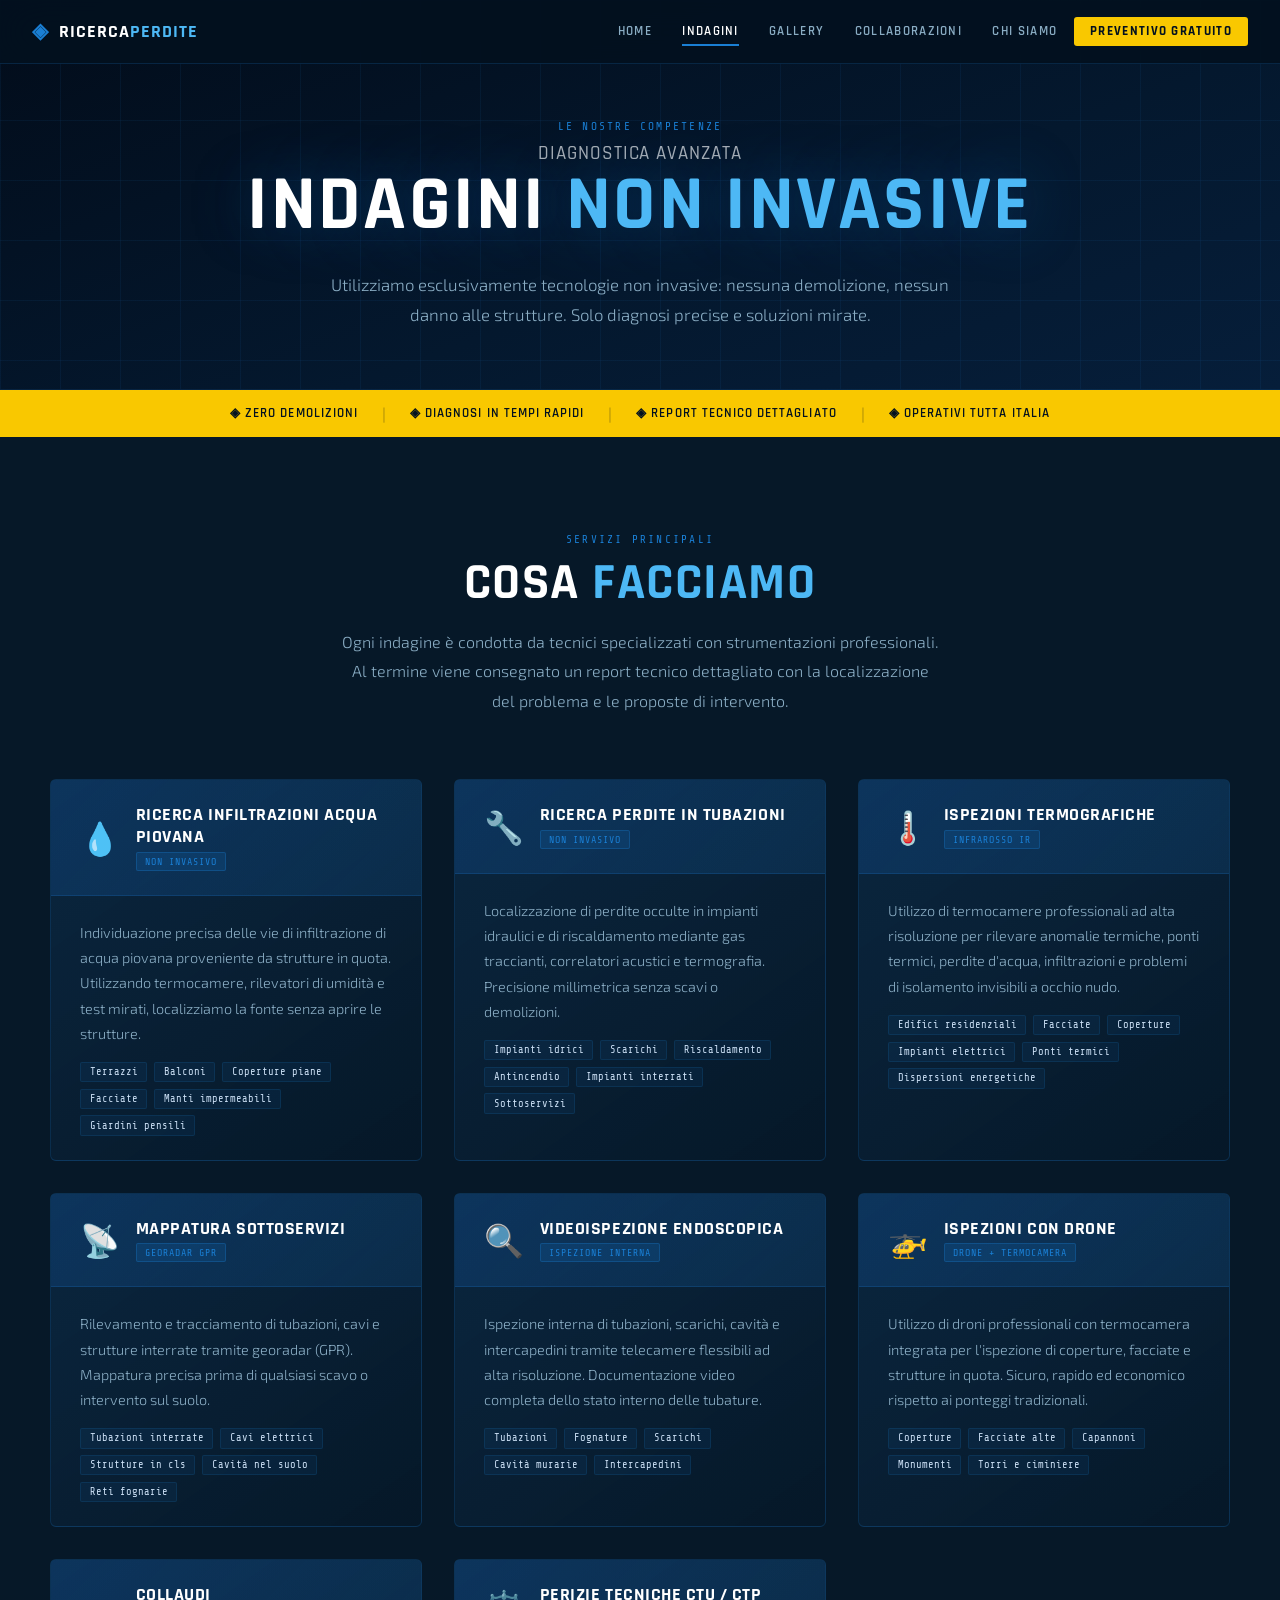
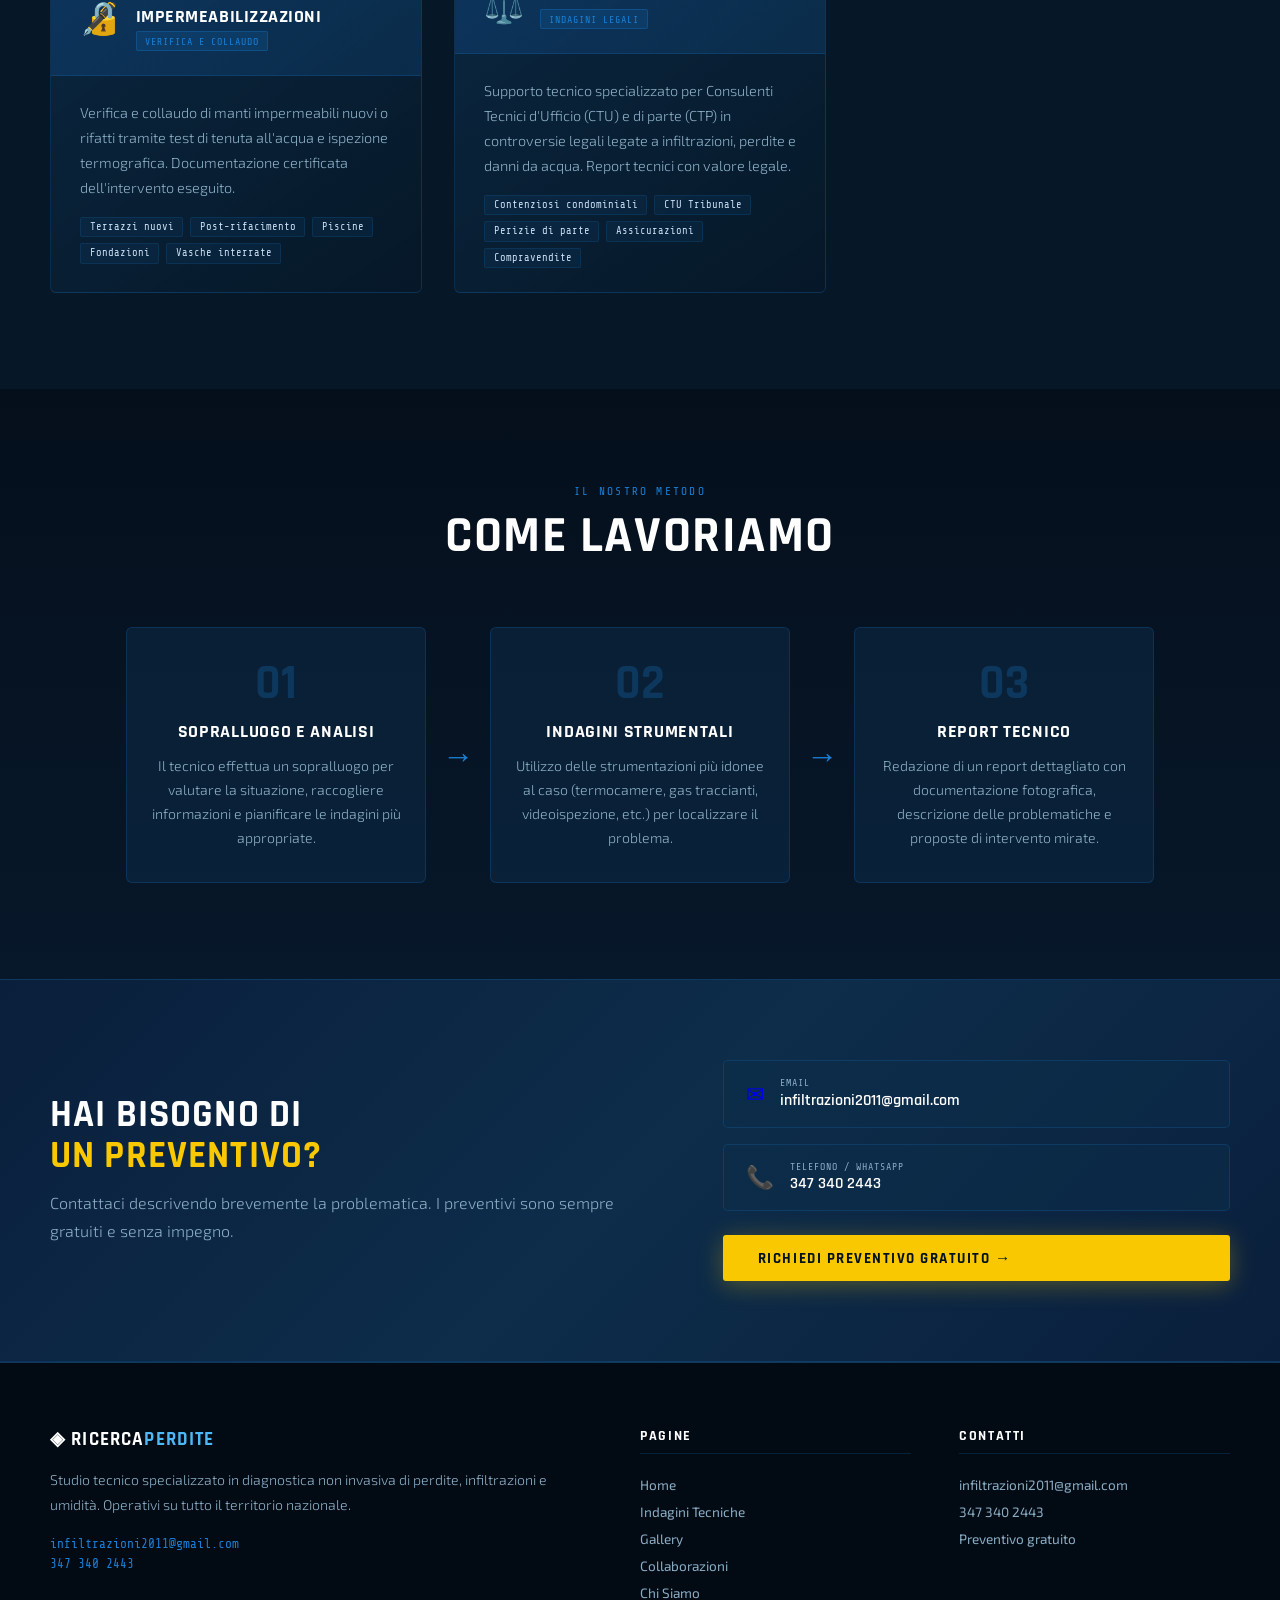
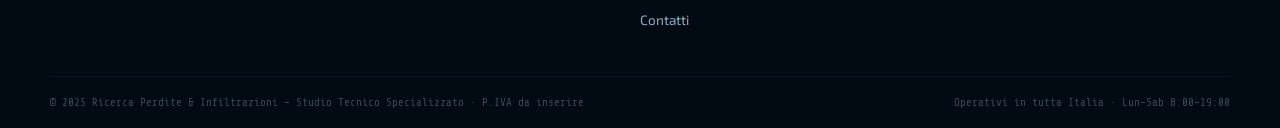
<file: indagini.html>
<!DOCTYPE html>
<html lang="it">
<head>
<meta charset="UTF-8"/>
<meta name="viewport" content="width=device-width, initial-scale=1.0"/>
<meta name="google-site-verification" content="r3lfD-xLl5mVCRbMKAUqODSUV7tXXp7N1dzrqmAwCZc"/>
<title>Indagini Non Invasive | Ricerca Perdite & Infiltrazioni</title>
<meta name="description" content="Indagini tecniche non invasive: termografia, gas traccianti, videoispezione, georadar. Ricerca perdite, infiltrazioni acqua piovana, mappatura sottoservizi, perizie CTU/CTP."/>
<meta name="robots" content="index, follow"/>
<script async src="https://www.googletagmanager.com/gtag/js?id=G-BKCBFN4M7D"></script>
<script>window.dataLayer=window.dataLayer||[];function gtag(){dataLayer.push(arguments);}gtag('js',new Date());gtag('config','G-BKCBFN4M7D');</script>
<link rel="preconnect" href="https://fonts.googleapis.com"/>
<link rel="preconnect" href="https://fonts.gstatic.com" crossorigin/>
<link href="https://fonts.googleapis.com/css2?family=Rajdhani:wght@400;500;600;700&family=Exo+2:ital,wght@0,300;0,400;0,600;0,800;1,300&family=Share+Tech+Mono&display=swap" rel="stylesheet"/>
<link rel="stylesheet" href="style.css"/>
</head>
<body>

<nav id="navbar">
  <div class="nav-inner">
    <a href="index.html" class="nav-brand">
      <span class="brand-icon">◈</span>
      <span>RICERCA<strong>PERDITE</strong></span>
    </a>
    <ul class="nav-links" id="navLinks">
      <li><a href="index.html">Home</a></li>
      <li><a href="indagini.html" class="active">Indagini</a></li>
      <li><a href="gallery.html">Gallery</a></li>
      <li><a href="collaborazioni.html">Collaborazioni</a></li>
      <li><a href="chi-siamo.html">Chi Siamo</a></li>
      <li><a href="contatti.html" class="nav-cta">Preventivo Gratuito</a></li>
    </ul>
    <button class="hamburger" id="hamburger" onclick="toggleMenu()" aria-label="Menu">
      <span></span><span></span><span></span>
    </button>
  </div>
</nav>

<div class="page-hero">
  <div class="section-label">Le nostre competenze</div>
  <h1><span class="h1-question">Diagnostica avanzata</span>
    <span class="h1-main">Indagini <span class="accent">Non Invasive</span></span>
  </h1>
  <p class="page-hero-sub">Utilizziamo esclusivamente tecnologie non invasive: nessuna demolizione, nessun danno alle strutture. Solo diagnosi precise e soluzioni mirate.</p>
</div>

<!-- BANNER NON INVASIVO -->
<div class="strip">
  <span class="strip-item">◈ Zero demolizioni</span>
  <span class="strip-sep">|</span>
  <span class="strip-item">◈ Diagnosi in tempi rapidi</span>
  <span class="strip-sep">|</span>
  <span class="strip-item">◈ Report tecnico dettagliato</span>
  <span class="strip-sep">|</span>
  <span class="strip-item">◈ Operativi tutta Italia</span>
</div>

<!-- SERVIZI PRINCIPALI -->
<section class="section-dark">
  <div class="container">
    <div class="section-header rv">
      <div class="section-label">Servizi Principali</div>
      <h2>Cosa <span class="accent">facciamo</span></h2>
      <p class="section-intro">Ogni indagine è condotta da tecnici specializzati con strumentazioni professionali. Al termine viene consegnato un report tecnico dettagliato con la localizzazione del problema e le proposte di intervento.</p>
    </div>
    <div class="indagini-grid">

      <div class="indagine-card rv">
        <div class="ic-header">
          <div class="ic-icon">💧</div>
          <div>
            <div class="ic-title">Ricerca Infiltrazioni Acqua Piovana</div>
            <span class="ic-tag">NON INVASIVO</span>
          </div>
        </div>
        <div class="ic-body">
          <p>Individuazione precisa delle vie di infiltrazione di acqua piovana proveniente da strutture in quota. Utilizzando termocamere, rilevatori di umidità e test mirati, localizziamo la fonte senza aprire le strutture.</p>
          <div class="ic-targets">
            <span class="ic-t">Terrazzi</span>
            <span class="ic-t">Balconi</span>
            <span class="ic-t">Coperture piane</span>
            <span class="ic-t">Facciate</span>
            <span class="ic-t">Manti impermeabili</span>
            <span class="ic-t">Giardini pensili</span>
          </div>
        </div>
      </div>

      <div class="indagine-card rv">
        <div class="ic-header">
          <div class="ic-icon">🔧</div>
          <div>
            <div class="ic-title">Ricerca Perdite in Tubazioni</div>
            <span class="ic-tag">NON INVASIVO</span>
          </div>
        </div>
        <div class="ic-body">
          <p>Localizzazione di perdite occulte in impianti idraulici e di riscaldamento mediante gas traccianti, correlatori acustici e termografia. Precisione millimetrica senza scavi o demolizioni.</p>
          <div class="ic-targets">
            <span class="ic-t">Impianti idrici</span>
            <span class="ic-t">Scarichi</span>
            <span class="ic-t">Riscaldamento</span>
            <span class="ic-t">Antincendio</span>
            <span class="ic-t">Impianti interrati</span>
            <span class="ic-t">Sottoservizi</span>
          </div>
        </div>
      </div>

      <div class="indagine-card rv">
        <div class="ic-header">
          <div class="ic-icon">🌡️</div>
          <div>
            <div class="ic-title">Ispezioni Termografiche</div>
            <span class="ic-tag">INFRAROSSO IR</span>
          </div>
        </div>
        <div class="ic-body">
          <p>Utilizzo di termocamere professionali ad alta risoluzione per rilevare anomalie termiche, ponti termici, perdite d'acqua, infiltrazioni e problemi di isolamento invisibili a occhio nudo.</p>
          <div class="ic-targets">
            <span class="ic-t">Edifici residenziali</span>
            <span class="ic-t">Facciate</span>
            <span class="ic-t">Coperture</span>
            <span class="ic-t">Impianti elettrici</span>
            <span class="ic-t">Ponti termici</span>
            <span class="ic-t">Dispersioni energetiche</span>
          </div>
        </div>
      </div>

      <div class="indagine-card rv">
        <div class="ic-header">
          <div class="ic-icon">📡</div>
          <div>
            <div class="ic-title">Mappatura Sottoservizi</div>
            <span class="ic-tag">GEORADAR GPR</span>
          </div>
        </div>
        <div class="ic-body">
          <p>Rilevamento e tracciamento di tubazioni, cavi e strutture interrate tramite georadar (GPR). Mappatura precisa prima di qualsiasi scavo o intervento sul suolo.</p>
          <div class="ic-targets">
            <span class="ic-t">Tubazioni interrate</span>
            <span class="ic-t">Cavi elettrici</span>
            <span class="ic-t">Strutture in cls</span>
            <span class="ic-t">Cavità nel suolo</span>
            <span class="ic-t">Reti fognarie</span>
          </div>
        </div>
      </div>

      <div class="indagine-card rv">
        <div class="ic-header">
          <div class="ic-icon">🔍</div>
          <div>
            <div class="ic-title">Videoispezione Endoscopica</div>
            <span class="ic-tag">ISPEZIONE INTERNA</span>
          </div>
        </div>
        <div class="ic-body">
          <p>Ispezione interna di tubazioni, scarichi, cavità e intercapedini tramite telecamere flessibili ad alta risoluzione. Documentazione video completa dello stato interno delle tubature.</p>
          <div class="ic-targets">
            <span class="ic-t">Tubazioni</span>
            <span class="ic-t">Fognature</span>
            <span class="ic-t">Scarichi</span>
            <span class="ic-t">Cavità murarie</span>
            <span class="ic-t">Intercapedini</span>
          </div>
        </div>
      </div>

      <div class="indagine-card rv">
        <div class="ic-header">
          <div class="ic-icon">🚁</div>
          <div>
            <div class="ic-title">Ispezioni con Drone</div>
            <span class="ic-tag">DRONE + TERMOCAMERA</span>
          </div>
        </div>
        <div class="ic-body">
          <p>Utilizzo di droni professionali con termocamera integrata per l'ispezione di coperture, facciate e strutture in quota. Sicuro, rapido ed economico rispetto ai ponteggi tradizionali.</p>
          <div class="ic-targets">
            <span class="ic-t">Coperture</span>
            <span class="ic-t">Facciate alte</span>
            <span class="ic-t">Capannoni</span>
            <span class="ic-t">Monumenti</span>
            <span class="ic-t">Torri e ciminiere</span>
          </div>
        </div>
      </div>

      <div class="indagine-card rv">
        <div class="ic-header">
          <div class="ic-icon">🔏</div>
          <div>
            <div class="ic-title">Collaudi Impermeabilizzazioni</div>
            <span class="ic-tag">VERIFICA E COLLAUDO</span>
          </div>
        </div>
        <div class="ic-body">
          <p>Verifica e collaudo di manti impermeabili nuovi o rifatti tramite test di tenuta all'acqua e ispezione termografica. Documentazione certificata dell'intervento eseguito.</p>
          <div class="ic-targets">
            <span class="ic-t">Terrazzi nuovi</span>
            <span class="ic-t">Post-rifacimento</span>
            <span class="ic-t">Piscine</span>
            <span class="ic-t">Fondazioni</span>
            <span class="ic-t">Vasche interrate</span>
          </div>
        </div>
      </div>

      <div class="indagine-card rv">
        <div class="ic-header">
          <div class="ic-icon">⚖️</div>
          <div>
            <div class="ic-title">Perizie Tecniche CTU / CTP</div>
            <span class="ic-tag">INDAGINI LEGALI</span>
          </div>
        </div>
        <div class="ic-body">
          <p>Supporto tecnico specializzato per Consulenti Tecnici d'Ufficio (CTU) e di parte (CTP) in controversie legali legate a infiltrazioni, perdite e danni da acqua. Report tecnici con valore legale.</p>
          <div class="ic-targets">
            <span class="ic-t">Contenziosi condominiali</span>
            <span class="ic-t">CTU Tribunale</span>
            <span class="ic-t">Perizie di parte</span>
            <span class="ic-t">Assicurazioni</span>
            <span class="ic-t">Compravendite</span>
          </div>
        </div>
      </div>

    </div>
  </div>
</section>

<!-- PROCESSO -->
<section class="section-light">
  <div class="container">
    <div class="section-header rv">
      <div class="section-label">Il nostro metodo</div>
      <h2>Come lavoriamo</h2>
    </div>
    <div class="process-steps">
      <div class="ps rv">
        <div class="ps-num">01</div>
        <div class="ps-content">
          <h3>Sopralluogo e analisi</h3>
          <p>Il tecnico effettua un sopralluogo per valutare la situazione, raccogliere informazioni e pianificare le indagini più appropriate.</p>
        </div>
      </div>
      <div class="ps-arrow rv">→</div>
      <div class="ps rv">
        <div class="ps-num">02</div>
        <div class="ps-content">
          <h3>Indagini strumentali</h3>
          <p>Utilizzo delle strumentazioni più idonee al caso (termocamere, gas traccianti, videoispezione, etc.) per localizzare il problema.</p>
        </div>
      </div>
      <div class="ps-arrow rv">→</div>
      <div class="ps rv">
        <div class="ps-num">03</div>
        <div class="ps-content">
          <h3>Report tecnico</h3>
          <p>Redazione di un report dettagliato con documentazione fotografica, descrizione delle problematiche e proposte di intervento mirate.</p>
        </div>
      </div>
    </div>
  </div>
</section>

<style>
.process-steps {
  display: flex; align-items: center; flex-wrap: wrap;
  gap: 1rem; justify-content: center;
}
.ps {
  flex: 1; min-width: 220px; max-width: 300px;
  background: rgba(13,45,74,0.5);
  border: 1px solid var(--border); border-radius: 6px;
  padding: 2rem 1.5rem; text-align: center;
}
.ps-num {
  font-family: var(--ff-head); font-weight: 700;
  font-size: 3rem; color: rgba(26,127,212,0.25);
  line-height: 1; margin-bottom: 0.8rem;
}
.ps h3 {
  font-family: var(--ff-head); font-weight: 700;
  font-size: 1.1rem; color: var(--wh);
  letter-spacing: 0.04em; text-transform: uppercase;
  margin-bottom: 0.7rem;
}
.ps p { font-size: 0.88rem; color: var(--muted); line-height: 1.7; font-weight: 300; }
.ps-arrow {
  font-size: 2rem; color: var(--sky); flex-shrink: 0;
}
@media(max-width:680px){ .ps-arrow { transform: rotate(90deg); } }
</style>

<!-- CTA -->
<section class="section-cta">
  <div class="container">
    <div class="cta-block rv">
      <div class="cta-text">
        <h2>Hai bisogno di<br><span class="accent-yel">un preventivo?</span></h2>
        <p>Contattaci descrivendo brevemente la problematica. I preventivi sono sempre gratuiti e senza impegno.</p>
      </div>
      <div class="cta-contacts">
        <a href="mailto:infiltrazioni2011@gmail.com" class="contact-item">
          <span class="ci-icon">✉</span>
          <div><div class="ci-label">Email</div><div class="ci-val">infiltrazioni2011@gmail.com</div></div>
        </a>
        <a href="tel:+393473402443" class="contact-item">
          <span class="ci-icon">📞</span>
          <div><div class="ci-label">Telefono / WhatsApp</div><div class="ci-val">347 340 2443</div></div>
        </a>
        <a href="contatti.html" class="btn-primary" style="margin-top:0.5rem">Richiedi preventivo gratuito →</a>
      </div>
    </div>
  </div>
</section>

<footer>
  <div class="footer-inner">
    <div class="footer-brand">
      <div class="footer-logo">◈ RICERCA<strong>PERDITE</strong></div>
      <p>Studio tecnico specializzato in diagnostica non invasiva di perdite, infiltrazioni e umidità. Operativi su tutto il territorio nazionale.</p>
      <div class="footer-contacts">
        <a href="mailto:infiltrazioni2011@gmail.com">infiltrazioni2011@gmail.com</a>
        <a href="tel:+393473402443">347 340 2443</a>
      </div>
    </div>
    <div class="footer-col">
      <h5>Pagine</h5>
      <ul>
        <li><a href="index.html">Home</a></li>
        <li><a href="indagini.html">Indagini Tecniche</a></li>
        <li><a href="gallery.html">Gallery</a></li>
        <li><a href="collaborazioni.html">Collaborazioni</a></li>
        <li><a href="chi-siamo.html">Chi Siamo</a></li>
        <li><a href="contatti.html">Contatti</a></li>
      </ul>
    </div>
    <div class="footer-col">
      <h5>Contatti</h5>
      <ul>
        <li><a href="mailto:infiltrazioni2011@gmail.com">infiltrazioni2011@gmail.com</a></li>
        <li><a href="tel:+393473402443">347 340 2443</a></li>
        <li><a href="contatti.html">Preventivo gratuito</a></li>
      </ul>
    </div>
  </div>
  <div class="footer-bottom">
    <span>© 2025 Ricerca Perdite &amp; Infiltrazioni – Studio Tecnico Specializzato · P.IVA da inserire</span>
    <span>Operativi in tutta Italia · Lun–Sab 8:00–19:00</span>
  </div>
</footer>
<script src="main.js"></script>
</body>
</html>
</file>
<file: style.css>
/* ═══════════════════════════════════════════
   RICERCA PERDITE & INFILTRAZIONI
   Style tecnico hi-tech — blu/azzurro
   ═══════════════════════════════════════════ */

:root {
  --ink:    #03111f;
  --deep:   #061828;
  --mid:    #0a2540;
  --panel:  #0d2d4a;
  --line:   #0f3a5e;
  --blue:   #1254a0;
  --sky:    #1a7fd4;
  --ice:    #4db8f5;
  --glow:   #7dd4fc;
  --yel:    #f9c800;
  --yd:     #e0b000;
  --wh:     #ffffff;
  --off:    #f0f6ff;
  --muted:  #8aadc4;
  --text:   #cce0f5;
  --grid:   rgba(26,127,212,0.08);
  --border: rgba(26,127,212,0.2);
  --glow-b: rgba(26,127,212,0.35);
  --ff-head: 'Rajdhani', sans-serif;
  --ff-body: 'Exo 2', sans-serif;
  --ff-mono: 'Share Tech Mono', monospace;
}

*, *::before, *::after { box-sizing: border-box; margin: 0; padding: 0; }
html { scroll-behavior: smooth; }
body {
  font-family: var(--ff-body);
  color: var(--text);
  background: var(--ink);
  overflow-x: hidden;
  -webkit-font-smoothing: antialiased;
}

/* ── NAV ── */
nav {
  position: fixed; top: 0; left: 0; right: 0; z-index: 300;
  background: rgba(3,17,31,0.92);
  backdrop-filter: blur(20px);
  border-bottom: 1px solid var(--border);
  height: 64px;
  transition: all 0.3s;
}
nav.scrolled {
  background: rgba(3,17,31,0.98);
  border-bottom-color: var(--sky);
  box-shadow: 0 0 30px rgba(26,127,212,0.15);
}
.nav-inner {
  max-width: 1280px; margin: 0 auto;
  padding: 0 2rem;
  height: 100%;
  display: flex; align-items: center; justify-content: space-between;
}
.nav-brand {
  display: flex; align-items: center; gap: 0.6rem;
  text-decoration: none;
  font-family: var(--ff-head);
  font-weight: 700; font-size: 1.1rem;
  color: var(--wh);
  letter-spacing: 0.06em; text-transform: uppercase;
}
.nav-brand strong { color: var(--ice); }
.brand-icon { color: var(--sky); font-size: 1.3rem; }
.nav-links {
  display: flex; gap: 0.2rem; list-style: none;
}
.nav-links a {
  display: block; padding: 0.4rem 0.85rem;
  color: var(--muted);
  text-decoration: none;
  font-family: var(--ff-head);
  font-size: 0.82rem; font-weight: 600;
  letter-spacing: 0.1em; text-transform: uppercase;
  border-radius: 3px;
  transition: all 0.2s;
  position: relative;
}
.nav-links a::after {
  content: ''; position: absolute; bottom: 0; left: 50%; right: 50%;
  height: 2px; background: var(--sky);
  transition: all 0.25s;
}
.nav-links a:hover, .nav-links a.active {
  color: var(--wh);
}
.nav-links a:hover::after, .nav-links a.active::after {
  left: 0.85rem; right: 0.85rem;
}
.nav-cta {
  background: var(--yel) !important;
  color: var(--ink) !important;
  font-weight: 700 !important;
  padding: 0.4rem 1rem !important;
}
.nav-cta::after { display: none !important; }
.nav-cta:hover { background: var(--yd) !important; }

.hamburger {
  display: none; flex-direction: column; gap: 5px;
  background: none; border: none; cursor: pointer; padding: 4px;
}
.hamburger span {
  display: block; width: 24px; height: 2px;
  background: var(--wh); border-radius: 2px;
  transition: all 0.3s;
}

/* ── HERO ── */
#hero {
  min-height: 100vh;
  position: relative; overflow: hidden;
  display: flex; align-items: center;
  background: linear-gradient(145deg, #020d1a 0%, #04182e 40%, #061e3a 70%, #041526 100%);
  padding-top: 64px;
}
#dropsCanvas {
  position: absolute; inset: 0;
  width: 100%; height: 100%;
  pointer-events: none; /* canvas handles its own events via JS */
  z-index: 1;
}
/* We'll let JS handle pointer events on canvas */
#dropsCanvas { pointer-events: all; }

.hero-grid {
  position: absolute; inset: 0; z-index: 0;
  background-image:
    linear-gradient(var(--grid) 1px, transparent 1px),
    linear-gradient(90deg, var(--grid) 1px, transparent 1px);
  background-size: 60px 60px;
}
.hero-scan {
  position: absolute; top: 0; left: 0; right: 0;
  height: 2px;
  background: linear-gradient(90deg, transparent, var(--sky), transparent);
  animation: scan 4s ease-in-out infinite;
  z-index: 2;
}
@keyframes scan {
  0%, 100% { top: 0; opacity: 0; }
  10% { opacity: 1; }
  90% { opacity: 0.5; }
  95% { top: 100%; opacity: 0; }
}
.hero-inner {
  position: relative; z-index: 3;
  max-width: 820px;
  margin: 0 auto;
  padding: 4rem 3rem;
  text-align: center;
}
.hero-badge {
  display: inline-flex; align-items: center; gap: 0.7rem;
  background: rgba(26,127,212,0.12);
  border: 1px solid rgba(26,127,212,0.35);
  color: var(--ice);
  font-family: var(--ff-mono);
  font-size: 0.72rem; letter-spacing: 0.15em;
  padding: 0.45rem 1.2rem; border-radius: 2px;
  margin-bottom: 2rem;
  animation: fadeUp 0.8s ease both;
}
.badge-dot {
  width: 7px; height: 7px; border-radius: 50%;
  background: var(--sky);
  box-shadow: 0 0 8px var(--sky);
  animation: pulse 2s infinite;
}
@keyframes pulse { 0%,100%{opacity:1;transform:scale(1)} 50%{opacity:0.4;transform:scale(0.8)} }

h1 {
  font-family: var(--ff-head);
  font-weight: 700;
  line-height: 1.0;
  margin-bottom: 1.5rem;
  animation: fadeUp 0.8s 0.1s ease both;
}
.h1-question {
  display: block;
  font-size: clamp(1.2rem, 2.5vw, 1.8rem);
  color: rgba(255,255,255,0.65);
  font-weight: 500;
  letter-spacing: 0.05em;
  margin-bottom: 0.3rem;
  text-transform: uppercase;
}
.h1-main {
  display: block;
  font-size: clamp(2.8rem, 6vw, 5rem);
  color: var(--wh);
  text-transform: uppercase;
  letter-spacing: 0.03em;
  text-shadow: 0 0 60px rgba(26,127,212,0.4);
}
.amp { color: var(--ice); }

.hero-sub {
  font-size: 1.05rem;
  color: rgba(204,224,245,0.75);
  line-height: 1.85;
  max-width: 640px;
  margin: 0 auto 2rem;
  font-weight: 300;
  animation: fadeUp 0.8s 0.2s ease both;
}
.hero-pills {
  display: flex; flex-wrap: wrap; justify-content: center;
  gap: 0.5rem; margin-bottom: 2.2rem;
  animation: fadeUp 0.8s 0.25s ease both;
}
.pill {
  background: rgba(26,127,212,0.1);
  border: 1px solid rgba(26,127,212,0.3);
  color: var(--ice);
  font-family: var(--ff-mono);
  font-size: 0.72rem;
  padding: 0.3rem 0.8rem; border-radius: 2px;
  letter-spacing: 0.06em;
}
.hero-cta {
  display: flex; gap: 1rem; justify-content: center; flex-wrap: wrap;
  margin-bottom: 3rem;
  animation: fadeUp 0.8s 0.3s ease both;
}
.hero-stats {
  display: flex; border: 1px solid var(--border);
  border-radius: 4px; overflow: hidden;
  background: rgba(13,45,74,0.5);
  backdrop-filter: blur(10px);
  animation: fadeUp 0.8s 0.4s ease both;
}
.stat {
  flex: 1; padding: 1.2rem 0.8rem;
  border-right: 1px solid var(--border);
  text-align: center;
}
.stat:last-child { border-right: none; }
.stat-n {
  display: block;
  font-family: var(--ff-head);
  font-size: 1.8rem; font-weight: 700;
  color: var(--yel);
  line-height: 1;
}
.stat-l {
  display: block;
  font-family: var(--ff-mono);
  font-size: 0.6rem;
  color: var(--muted);
  letter-spacing: 0.08em;
  margin-top: 0.3rem;
  text-transform: uppercase;
}
.hero-scroll {
  position: absolute; bottom: 2rem; left: 50%;
  transform: translateX(-50%);
  z-index: 3;
  display: flex; flex-direction: column; align-items: center; gap: 0.5rem;
  font-family: var(--ff-mono); font-size: 0.65rem;
  color: var(--muted); letter-spacing: 0.12em;
}
.scroll-line {
  width: 1px; height: 40px;
  background: linear-gradient(to bottom, var(--sky), transparent);
  animation: scrollAnim 2s ease-in-out infinite;
}
@keyframes scrollAnim {
  0%,100%{opacity:0.3;transform:scaleY(0.5) translateY(-10px)}
  50%{opacity:1;transform:scaleY(1) translateY(0)}
}

/* ── BUTTONS ── */
.btn-primary {
  display: inline-block;
  background: var(--yel);
  color: var(--ink);
  font-family: var(--ff-head);
  font-weight: 700; font-size: 0.95rem;
  letter-spacing: 0.1em; text-transform: uppercase;
  padding: 0.85rem 2.2rem; border-radius: 3px;
  text-decoration: none;
  box-shadow: 0 4px 24px rgba(249,200,0,0.3);
  transition: all 0.25s;
}
.btn-primary:hover {
  background: var(--yd);
  transform: translateY(-2px);
  box-shadow: 0 8px 32px rgba(249,200,0,0.45);
}
.btn-outline {
  display: inline-block;
  border: 2px solid rgba(255,255,255,0.3);
  color: var(--wh);
  font-family: var(--ff-head);
  font-weight: 600; font-size: 0.95rem;
  letter-spacing: 0.1em; text-transform: uppercase;
  padding: 0.85rem 2.2rem; border-radius: 3px;
  text-decoration: none;
  transition: all 0.25s;
  backdrop-filter: blur(4px);
}
.btn-outline:hover {
  border-color: var(--ice);
  color: var(--ice);
  background: rgba(26,127,212,0.1);
}
.btn-outline-dark {
  display: inline-block;
  border: 2px solid var(--border);
  color: var(--sky);
  font-family: var(--ff-head);
  font-weight: 600; font-size: 0.9rem;
  letter-spacing: 0.08em; text-transform: uppercase;
  padding: 0.75rem 1.8rem; border-radius: 3px;
  text-decoration: none;
  transition: all 0.25s;
  margin-top: 1.5rem;
}
.btn-outline-dark:hover {
  border-color: var(--sky);
  background: rgba(26,127,212,0.1);
}

/* ── STRIP ── */
.strip {
  background: var(--yel);
  padding: 0.85rem 2rem;
  display: flex; align-items: center; justify-content: center;
  flex-wrap: wrap; gap: 0.6rem 1.5rem;
}
.strip-item {
  font-family: var(--ff-head);
  font-weight: 600; font-size: 0.82rem;
  letter-spacing: 0.08em; text-transform: uppercase;
  color: var(--ink);
}
.strip-sep { color: rgba(3,17,31,0.3); }

/* ── SECTIONS ── */
.section-dark { background: var(--deep); padding: 6rem 2rem; }
.section-light {
  background: linear-gradient(180deg, #050f1c 0%, #07182a 100%);
  padding: 6rem 2rem;
}
.section-cta {
  background: linear-gradient(135deg, #0a1f3c 0%, #0d2d4a 50%, #0a1f3c 100%);
  padding: 5rem 2rem;
  border-top: 1px solid var(--border);
  border-bottom: 1px solid var(--border);
}
.container { max-width: 1180px; margin: 0 auto; }

.section-header { text-align: center; margin-bottom: 4rem; }
.section-label {
  font-family: var(--ff-mono);
  font-size: 0.7rem; letter-spacing: 0.2em;
  color: var(--sky); text-transform: uppercase;
  margin-bottom: 0.7rem;
  display: block;
}
h2 {
  font-family: var(--ff-head);
  font-weight: 700;
  font-size: clamp(2rem, 4vw, 3.2rem);
  color: var(--wh);
  line-height: 1.05; letter-spacing: 0.03em;
  text-transform: uppercase;
  margin-bottom: 1rem;
}
.accent { color: var(--ice); }
.accent-yel { color: var(--yel); }
.section-intro {
  font-size: 1rem; color: var(--muted);
  line-height: 1.85; max-width: 600px;
  margin: 0 auto; font-weight: 300;
}

/* ── PROBLEMS GRID ── */
.problems-grid {
  display: grid; grid-template-columns: repeat(auto-fit, minmax(240px,1fr));
  gap: 1.5rem; margin-bottom: 3rem;
}
.problem-card {
  background: linear-gradient(135deg, rgba(13,45,74,0.8), rgba(9,29,50,0.9));
  border: 1px solid var(--border);
  border-radius: 6px;
  padding: 2rem 1.8rem;
  transition: all 0.3s;
  position: relative; overflow: hidden;
}
.problem-card::before {
  content: ''; position: absolute;
  top: 0; left: 0; right: 0; height: 2px;
  background: linear-gradient(90deg, transparent, var(--sky), transparent);
  opacity: 0; transition: opacity 0.3s;
}
.problem-card:hover { border-color: var(--sky); transform: translateY(-4px); }
.problem-card:hover::before { opacity: 1; }
.pcard-icon { font-size: 2.2rem; margin-bottom: 1rem; }
.problem-card h3 {
  font-family: var(--ff-head); font-weight: 700;
  font-size: 1.2rem; color: var(--wh);
  letter-spacing: 0.04em; text-transform: uppercase;
  margin-bottom: 0.7rem;
}
.problem-card p { font-size: 0.9rem; color: var(--muted); line-height: 1.7; font-weight: 300; }

.cta-center { text-align: center; }

/* ── TECH LAYOUT ── */
.tech-layout {
  display: grid; grid-template-columns: 1fr 1fr;
  gap: 5rem; align-items: center;
}
.tech-text .section-label { text-align: left; }
.tech-text h2 { text-align: left; }
.tech-text p { font-size: 1rem; color: var(--muted); line-height: 1.8; font-weight: 300; margin-bottom: 2rem; }

.tech-list {
  list-style: none; display: flex; flex-direction: column; gap: 0.9rem;
  margin-bottom: 0.5rem;
}
.tech-list li {
  display: flex; align-items: flex-start; gap: 0.8rem;
  font-size: 0.92rem; color: var(--text); line-height: 1.6;
}
.tech-list li strong { color: var(--wh); }
.tl-icon { color: var(--sky); flex-shrink: 0; margin-top: 0.15rem; }

/* Termography simulation card */
.tech-card-big {
  background: linear-gradient(145deg, #04111e, #071c30);
  border: 1px solid var(--line);
  border-radius: 8px;
  overflow: hidden;
  box-shadow: 0 0 60px rgba(26,127,212,0.1);
}
.tcb-label {
  font-family: var(--ff-mono); font-size: 0.65rem;
  color: var(--sky); letter-spacing: 0.2em;
  padding: 0.8rem 1.2rem;
  border-bottom: 1px solid var(--line);
  background: rgba(26,127,212,0.05);
}
.tcb-screen { padding: 1.5rem; position: relative; }
.thermo-sim {
  width: 100%; aspect-ratio: 4/3;
  background: #010810;
  border-radius: 4px;
  position: relative; overflow: hidden;
}
.t-hot {
  position: absolute; width: 35%; height: 35%;
  top: 25%; left: 30%;
  background: radial-gradient(circle, #ff4500 0%, #ff6b00 30%, #ff9a00 55%, transparent 80%);
  animation: thermoPulse 3s ease-in-out infinite;
  border-radius: 50%;
}
.t-warm {
  position: absolute; width: 60%; height: 50%;
  top: 15%; left: 15%;
  background: radial-gradient(ellipse, rgba(255,150,0,0.25) 0%, rgba(255,100,0,0.1) 50%, transparent 80%);
}
.t-cool {
  position: absolute; width: 40%; height: 30%;
  bottom: 10%; left: 5%;
  background: radial-gradient(ellipse, rgba(0,100,255,0.3) 0%, transparent 70%);
}
.t-cold {
  position: absolute; width: 25%; height: 40%;
  bottom: 5%; right: 5%;
  background: radial-gradient(ellipse, rgba(0,180,255,0.2) 0%, transparent 70%);
}
.t-scan-line {
  position: absolute; top: 0; left: 0; right: 0; height: 2px;
  background: linear-gradient(90deg, transparent, rgba(255,200,0,0.8), transparent);
  animation: thermoScan 2.5s linear infinite;
}
@keyframes thermoScan { from{top:0} to{top:100%} }
@keyframes thermoPulse { 0%,100%{opacity:0.9;transform:scale(1)} 50%{opacity:1;transform:scale(1.08)} }
.tcb-legend {
  margin-top: 0.7rem; text-align: center;
}
.leg-hot {
  font-family: var(--ff-mono); font-size: 0.62rem;
  color: #ff6b00; letter-spacing: 0.12em;
  animation: blink 1.5s step-end infinite;
}
@keyframes blink { 0%,100%{opacity:1} 50%{opacity:0.3} }
.tcb-data {
  display: flex; border-top: 1px solid var(--line);
  font-family: var(--ff-mono);
}
.tcb-d {
  flex: 1; padding: 0.7rem 1rem;
  border-right: 1px solid var(--line);
  font-size: 0.7rem; color: var(--sky);
}
.tcb-d:last-child { border-right: none; }
.tcb-d span { display: block; color: var(--muted); font-size: 0.58rem; margin-bottom: 0.2rem; }

/* ── CTA BLOCK ── */
.cta-block {
  display: flex; gap: 4rem; align-items: center;
  flex-wrap: wrap;
}
.cta-text { flex: 1.2; }
.cta-text h2 { text-align: left; font-size: clamp(1.6rem,3vw,2.4rem); margin-bottom: 0.8rem; }
.cta-text p { color: var(--muted); font-size: 1rem; font-weight: 300; line-height: 1.8; }
.cta-contacts { flex: 1; display: flex; flex-direction: column; gap: 1rem; }
.contact-item {
  display: flex; align-items: center; gap: 1rem;
  background: rgba(13,45,74,0.6);
  border: 1px solid var(--border);
  padding: 1rem 1.4rem; border-radius: 5px;
  text-decoration: none;
  transition: all 0.25s;
}
.contact-item:hover { border-color: var(--sky); background: rgba(26,127,212,0.1); }
.ci-icon { font-size: 1.4rem; flex-shrink: 0; }
.ci-label { font-family: var(--ff-mono); font-size: 0.62rem; color: var(--muted); letter-spacing: 0.1em; text-transform: uppercase; }
.ci-val { font-family: var(--ff-head); font-weight: 600; font-size: 1rem; color: var(--wh); margin-top: 0.1rem; }

/* ── FOOTER ── */
footer {
  background: #020a14;
  border-top: 1px solid var(--line);
  padding: 4rem 2rem 0;
}
.footer-inner {
  max-width: 1180px; margin: 0 auto;
  display: grid; grid-template-columns: 2fr 1fr 1fr;
  gap: 3rem; padding-bottom: 3rem;
  border-bottom: 1px solid rgba(26,127,212,0.1);
}
.footer-logo {
  font-family: var(--ff-head); font-weight: 700;
  font-size: 1.2rem; color: var(--wh);
  letter-spacing: 0.06em; text-transform: uppercase;
  margin-bottom: 1rem;
}
.footer-logo strong { color: var(--ice); }
.footer-brand p {
  font-size: 0.88rem; color: var(--muted);
  line-height: 1.75; font-weight: 300; margin-bottom: 1.2rem;
}
.footer-contacts { display: flex; flex-direction: column; gap: 0.4rem; }
.footer-contacts a {
  font-family: var(--ff-mono); font-size: 0.8rem;
  color: var(--sky); text-decoration: none; transition: color 0.2s;
}
.footer-contacts a:hover { color: var(--ice); }
.footer-col h5 {
  font-family: var(--ff-head); font-weight: 700;
  font-size: 0.85rem; letter-spacing: 0.12em;
  text-transform: uppercase; color: var(--wh);
  margin-bottom: 1.2rem;
  padding-bottom: 0.5rem;
  border-bottom: 1px solid var(--border);
}
.footer-col ul { list-style: none; display: flex; flex-direction: column; gap: 0.5rem; }
.footer-col ul a {
  font-size: 0.85rem; color: var(--muted);
  text-decoration: none; transition: color 0.2s;
}
.footer-col ul a:hover { color: var(--sky); }
.footer-bottom {
  max-width: 1180px; margin: 0 auto;
  display: flex; justify-content: space-between; flex-wrap: wrap; gap: 0.5rem;
  padding: 1.2rem 0;
  font-family: var(--ff-mono); font-size: 0.68rem;
  color: rgba(138,173,196,0.4);
}

/* ── INNER PAGE HERO ── */
.page-hero {
  padding: 120px 2rem 60px;
  background: linear-gradient(160deg, #020c1a 0%, #04182e 60%, #061e3a 100%);
  position: relative; overflow: hidden;
  border-bottom: 1px solid var(--border);
  text-align: center;
}
.page-hero::before {
  content: ''; position: absolute; inset: 0;
  background-image:
    linear-gradient(var(--grid) 1px, transparent 1px),
    linear-gradient(90deg, var(--grid) 1px, transparent 1px);
  background-size: 60px 60px;
}
.page-hero > * { position: relative; z-index: 1; }
.page-hero h1 {
  font-size: clamp(2.2rem, 5vw, 4rem);
  text-transform: uppercase;
  letter-spacing: 0.04em;
  text-shadow: 0 0 40px rgba(26,127,212,0.35);
}
.page-hero .h1-question { font-size: clamp(0.9rem,2vw,1.2rem); }
.page-hero-sub {
  font-size: 1.05rem; color: var(--muted); max-width: 620px;
  margin: 1.2rem auto 0; line-height: 1.8; font-weight: 300;
}

/* ── INDAGINI PAGE ── */
.indagini-grid {
  display: grid; grid-template-columns: repeat(auto-fit, minmax(320px,1fr));
  gap: 2rem;
}
.indagine-card {
  background: linear-gradient(145deg, rgba(13,45,74,0.7), rgba(6,24,40,0.9));
  border: 1px solid var(--border);
  border-radius: 6px; overflow: hidden;
  transition: all 0.3s;
}
.indagine-card:hover { border-color: var(--sky); box-shadow: 0 0 30px rgba(26,127,212,0.12); transform: translateY(-3px); }
.ic-header {
  background: linear-gradient(135deg, rgba(18,84,160,0.3), rgba(26,127,212,0.15));
  padding: 1.5rem 1.8rem;
  border-bottom: 1px solid var(--border);
  display: flex; align-items: center; gap: 1rem;
}
.ic-icon { font-size: 2rem; flex-shrink: 0; }
.ic-title {
  font-family: var(--ff-head); font-weight: 700;
  font-size: 1.1rem; color: var(--wh);
  letter-spacing: 0.03em; text-transform: uppercase;
}
.ic-tag {
  font-family: var(--ff-mono); font-size: 0.62rem;
  color: var(--sky); background: rgba(26,127,212,0.15);
  border: 1px solid rgba(26,127,212,0.3);
  padding: 0.2rem 0.5rem; border-radius: 2px;
  margin-top: 0.2rem; display: inline-block;
  letter-spacing: 0.1em;
}
.ic-body { padding: 1.5rem 1.8rem; }
.ic-body p { font-size: 0.9rem; color: var(--muted); line-height: 1.75; font-weight: 300; margin-bottom: 1rem; }
.ic-targets {
  display: flex; flex-wrap: wrap; gap: 0.4rem;
}
.ic-t {
  font-family: var(--ff-mono); font-size: 0.65rem;
  color: var(--text); background: rgba(26,127,212,0.08);
  border: 1px solid rgba(26,127,212,0.15);
  padding: 0.2rem 0.55rem; border-radius: 2px;
}

/* ── GALLERY PAGE ── */
.gallery-nav {
  display: flex; flex-wrap: wrap; gap: 0.5rem;
  justify-content: center; margin-bottom: 3rem;
}
.gcat-btn {
  font-family: var(--ff-head); font-weight: 600;
  font-size: 0.8rem; letter-spacing: 0.08em; text-transform: uppercase;
  padding: 0.5rem 1.2rem; border-radius: 3px;
  border: 1px solid var(--border);
  background: transparent; color: var(--muted);
  cursor: pointer; transition: all 0.2s;
}
.gcat-btn:hover, .gcat-btn.active {
  background: rgba(26,127,212,0.15);
  border-color: var(--sky); color: var(--ice);
}
.gallery-grid {
  display: grid;
  grid-template-columns: repeat(auto-fill, minmax(280px,1fr));
  gap: 1.2rem;
}
.gallery-item {
  position: relative; border-radius: 5px; overflow: hidden;
  border: 1px solid var(--border);
  aspect-ratio: 4/3;
  background: linear-gradient(145deg, #04111e, #071c30);
  cursor: pointer; transition: all 0.3s;
}
.gallery-item:hover { border-color: var(--sky); transform: scale(1.02); }
.gallery-item img {
  width: 100%; height: 100%; object-fit: cover;
  opacity: 0.85; transition: opacity 0.3s;
}
.gallery-item:hover img { opacity: 1; }
.gi-overlay {
  position: absolute; inset: 0;
  background: linear-gradient(to top, rgba(3,17,31,0.9) 0%, transparent 50%);
  opacity: 0; transition: opacity 0.3s;
  display: flex; align-items: flex-end;
  padding: 1rem;
}
.gallery-item:hover .gi-overlay { opacity: 1; }
.gi-label {
  font-family: var(--ff-head); font-size: 0.85rem;
  font-weight: 600; color: var(--wh);
  letter-spacing: 0.05em;
}
/* Gallery placeholder (when no real images) */
.gi-placeholder {
  width: 100%; height: 100%;
  display: flex; flex-direction: column;
  align-items: center; justify-content: center;
  gap: 0.5rem;
  color: var(--muted);
}
.gi-placeholder-icon { font-size: 2.5rem; }
.gi-placeholder-text {
  font-family: var(--ff-mono); font-size: 0.68rem;
  letter-spacing: 0.1em; text-align: center; padding: 0 1rem;
}

/* ── CHI SIAMO PAGE ── */
.chi-siamo-layout {
  display: grid; grid-template-columns: 1fr 1fr;
  gap: 5rem; align-items: start;
}
.cs-text h2 { text-align: left; font-size: clamp(1.8rem,3.5vw,2.8rem); margin-bottom: 1.5rem; }
.cs-text p { font-size: 0.95rem; color: var(--muted); line-height: 1.9; font-weight: 300; margin-bottom: 1.2rem; }
.cs-values { display: flex; flex-direction: column; gap: 1rem; margin-top: 2rem; }
.cs-val {
  display: flex; gap: 1rem; align-items: flex-start;
  padding: 1.2rem; border: 1px solid var(--border);
  border-radius: 5px; background: rgba(13,45,74,0.4);
}
.csv-icon { font-size: 1.6rem; flex-shrink: 0; }
.csv-title {
  font-family: var(--ff-head); font-weight: 700;
  font-size: 1rem; color: var(--wh);
  letter-spacing: 0.04em; text-transform: uppercase;
  margin-bottom: 0.3rem;
}
.csv-text { font-size: 0.85rem; color: var(--muted); line-height: 1.65; font-weight: 300; }
.cs-stats-panel {
  background: linear-gradient(145deg, rgba(13,45,74,0.8), rgba(6,24,40,0.9));
  border: 1px solid var(--border); border-radius: 8px;
  padding: 2rem; display: flex; flex-direction: column; gap: 1.5rem;
  position: sticky; top: 90px;
}
.csp-head {
  font-family: var(--ff-mono); font-size: 0.65rem;
  color: var(--sky); letter-spacing: 0.18em;
  padding-bottom: 1rem; border-bottom: 1px solid var(--border);
}
.csp-stat {
  display: flex; justify-content: space-between; align-items: baseline;
  padding-bottom: 1rem; border-bottom: 1px solid rgba(26,127,212,0.08);
}
.csp-stat:last-child { border-bottom: none; padding-bottom: 0; }
.csp-label { font-size: 0.85rem; color: var(--muted); font-weight: 300; }
.csp-value {
  font-family: var(--ff-head); font-weight: 700;
  font-size: 1.5rem; color: var(--yel);
}
.team-grid { display: grid; grid-template-columns: repeat(auto-fit, minmax(200px,1fr)); gap: 1.5rem; margin-top: 4rem; }
.team-card {
  background: rgba(13,45,74,0.4);
  border: 1px solid var(--border); border-radius: 6px;
  padding: 1.8rem 1.5rem; text-align: center;
  transition: all 0.3s;
}
.team-card:hover { border-color: var(--sky); }
.team-avatar {
  width: 64px; height: 64px; border-radius: 50%;
  background: linear-gradient(135deg, var(--blue), var(--sky));
  margin: 0 auto 1rem;
  display: flex; align-items: center; justify-content: center;
  font-size: 1.6rem;
}
.team-name { font-family: var(--ff-head); font-weight: 700; color: var(--wh); font-size: 1rem; margin-bottom: 0.2rem; }
.team-role { font-family: var(--ff-mono); font-size: 0.65rem; color: var(--sky); letter-spacing: 0.1em; }

/* ── COLLABORAZIONI PAGE ── */
.collab-intro { max-width: 720px; margin: 0 auto 4rem; text-align: center; }
.collab-intro p { font-size: 1rem; color: var(--muted); line-height: 1.85; font-weight: 300; }
.collab-grid {
  display: grid; grid-template-columns: repeat(auto-fit, minmax(220px,1fr));
  gap: 1.5rem; margin-bottom: 4rem;
}
.collab-card {
  background: linear-gradient(145deg, rgba(13,45,74,0.6), rgba(6,24,40,0.8));
  border: 1px solid var(--border); border-radius: 6px;
  padding: 1.8rem; transition: all 0.3s;
  display: flex; flex-direction: column; gap: 0.8rem;
}
.collab-card:hover { border-color: var(--sky); transform: translateY(-3px); }
.collab-icon { font-size: 2rem; }
.collab-title {
  font-family: var(--ff-head); font-weight: 700;
  font-size: 1rem; color: var(--wh);
  letter-spacing: 0.04em; text-transform: uppercase;
}
.collab-desc { font-size: 0.85rem; color: var(--muted); line-height: 1.7; font-weight: 300; }
.province-section { margin-top: 4rem; }
.province-section h3 {
  font-family: var(--ff-head); font-weight: 700;
  font-size: 1.4rem; color: var(--wh);
  letter-spacing: 0.06em; text-transform: uppercase;
  text-align: center; margin-bottom: 2rem;
  padding-bottom: 1rem; border-bottom: 1px solid var(--border);
}
.province-grid {
  display: flex; flex-wrap: wrap; gap: 0.5rem; justify-content: center;
}
.prov-badge {
  font-family: var(--ff-mono); font-size: 0.72rem;
  color: var(--sky); background: rgba(26,127,212,0.1);
  border: 1px solid rgba(26,127,212,0.25);
  padding: 0.35rem 0.8rem; border-radius: 3px;
  letter-spacing: 0.08em;
  transition: all 0.2s;
}
.prov-badge:hover { background: rgba(26,127,212,0.2); border-color: var(--sky); color: var(--ice); }

/* ── CONTATTI PAGE ── */
.contatti-layout { display: grid; grid-template-columns: 1fr 1fr; gap: 4rem; align-items: start; }
.ct-info h2 { text-align: left; font-size: clamp(1.6rem,3vw,2.4rem); margin-bottom: 1.5rem; }
.ct-info p { font-size: 0.95rem; color: var(--muted); line-height: 1.85; font-weight: 300; margin-bottom: 2rem; }
.ct-items { display: flex; flex-direction: column; gap: 1rem; }
.ct-item {
  display: flex; gap: 1rem; align-items: flex-start;
  padding: 1.2rem 1.4rem;
  background: rgba(13,45,74,0.4);
  border: 1px solid var(--border); border-radius: 5px;
  text-decoration: none; transition: all 0.25s;
}
.ct-item:hover { border-color: var(--sky); background: rgba(26,127,212,0.08); }
.ct-ico { font-size: 1.3rem; flex-shrink: 0; margin-top: 0.1rem; }
.ct-lbl { font-family: var(--ff-mono); font-size: 0.6rem; color: var(--muted); letter-spacing: 0.1em; text-transform: uppercase; }
.ct-val { font-family: var(--ff-head); font-weight: 600; font-size: 1rem; color: var(--wh); margin-top: 0.15rem; }
.ct-free-box {
  margin-top: 2rem; padding: 1.5rem;
  background: linear-gradient(135deg, rgba(249,200,0,0.08), rgba(249,200,0,0.04));
  border: 1px solid rgba(249,200,0,0.25); border-radius: 5px;
}
.ct-free-box h4 {
  font-family: var(--ff-head); font-weight: 700;
  color: var(--yel); font-size: 1rem;
  letter-spacing: 0.06em; text-transform: uppercase;
  margin-bottom: 0.5rem;
}
.ct-free-box p { font-size: 0.85rem; color: var(--muted); line-height: 1.7; font-weight: 300; }

/* Manutenzione box (form) */
.maint-box {
  background: linear-gradient(145deg, rgba(13,45,74,0.8), rgba(6,24,40,0.9));
  border: 1px solid var(--border); border-radius: 8px;
  overflow: hidden;
}
.maint-notice {
  background: linear-gradient(135deg, rgba(249,200,0,0.1), rgba(249,200,0,0.05));
  border-bottom: 1px solid rgba(249,200,0,0.25);
  padding: 1.2rem 1.8rem;
  display: flex; gap: 1rem; align-items: flex-start;
}
.maint-notice-icon { font-size: 1.5rem; flex-shrink: 0; }
.maint-notice-title {
  font-family: var(--ff-head); font-weight: 700;
  color: var(--yel); font-size: 0.95rem;
  letter-spacing: 0.05em; text-transform: uppercase;
  margin-bottom: 0.3rem;
}
.maint-notice-text { font-size: 0.85rem; color: var(--muted); line-height: 1.6; font-weight: 300; }
.maint-links { display: flex; gap: 0.8rem; flex-wrap: wrap; margin-top: 0.7rem; }
.maint-link {
  display: inline-block;
  font-family: var(--ff-mono); font-size: 0.72rem;
  color: var(--sky); text-decoration: none;
  background: rgba(26,127,212,0.12); border: 1px solid rgba(26,127,212,0.3);
  padding: 0.35rem 0.8rem; border-radius: 2px;
  transition: all 0.2s;
}
.maint-link:hover { border-color: var(--sky); background: rgba(26,127,212,0.2); color: var(--ice); }
.form-fields { padding: 1.8rem; }
.fg { margin-bottom: 1.2rem; }
.fg label {
  display: block;
  font-family: var(--ff-mono); font-size: 0.65rem;
  color: var(--muted); letter-spacing: 0.12em; text-transform: uppercase;
  margin-bottom: 0.45rem;
}
.fg input, .fg select, .fg textarea {
  width: 100%; padding: 0.75rem 1rem;
  background: rgba(3,17,31,0.7);
  border: 1px solid var(--border);
  border-radius: 4px; color: var(--text);
  font-family: var(--ff-body); font-size: 0.9rem;
  outline: none; resize: vertical;
  cursor: not-allowed; opacity: 0.6;
  transition: border-color 0.2s;
}
.fg textarea { min-height: 100px; }
.fgr { display: grid; grid-template-columns: 1fr 1fr; gap: 1rem; }
.btn-submit {
  width: 100%; padding: 0.9rem;
  background: rgba(249,200,0,0.15);
  border: 1px solid rgba(249,200,0,0.3);
  border-radius: 4px;
  font-family: var(--ff-head); font-weight: 700;
  font-size: 0.9rem; letter-spacing: 0.1em; text-transform: uppercase;
  color: var(--yel); cursor: not-allowed;
  display: flex; align-items: center; justify-content: center; gap: 0.6rem;
}

/* ── SCROLL REVEAL ── */
.rv { opacity: 0; transform: translateY(24px); transition: opacity 0.65s ease, transform 0.65s ease; }
.rv.in { opacity: 1; transform: none; }

/* ── ANIMATIONS ── */
@keyframes fadeUp { from{opacity:0;transform:translateY(24px)} to{opacity:1;transform:none} }

/* ── RESPONSIVE ── */
@media (max-width: 900px) {
  .tech-layout, .chi-siamo-layout, .contatti-layout { grid-template-columns: 1fr; gap: 3rem; }
  .cs-stats-panel { position: static; }
  .footer-inner { grid-template-columns: 1fr 1fr; }
  .cta-block { gap: 2rem; }
  .hero-inner { padding: 3rem 1.5rem; }
}
@media (max-width: 680px) {
  .nav-links {
    display: none; flex-direction: column; gap: 0;
    position: fixed; top: 64px; left: 0; right: 0;
    background: rgba(3,17,31,0.98);
    border-bottom: 1px solid var(--border);
    padding: 1rem 0;
  }
  .nav-links.open { display: flex; }
  .nav-links a { padding: 0.8rem 2rem; font-size: 0.9rem; }
  .hamburger { display: flex; }
  .footer-inner { grid-template-columns: 1fr; gap: 2rem; }
  .footer-bottom { flex-direction: column; gap: 0.3rem; }
  .hero-stats { flex-wrap: wrap; }
  .stat { min-width: 50%; }
  .fgr { grid-template-columns: 1fr; }
  section.section-dark, section.section-light, section.section-cta { padding: 4rem 1.2rem; }
  .page-hero { padding: 100px 1.2rem 40px; }
}
</file>
